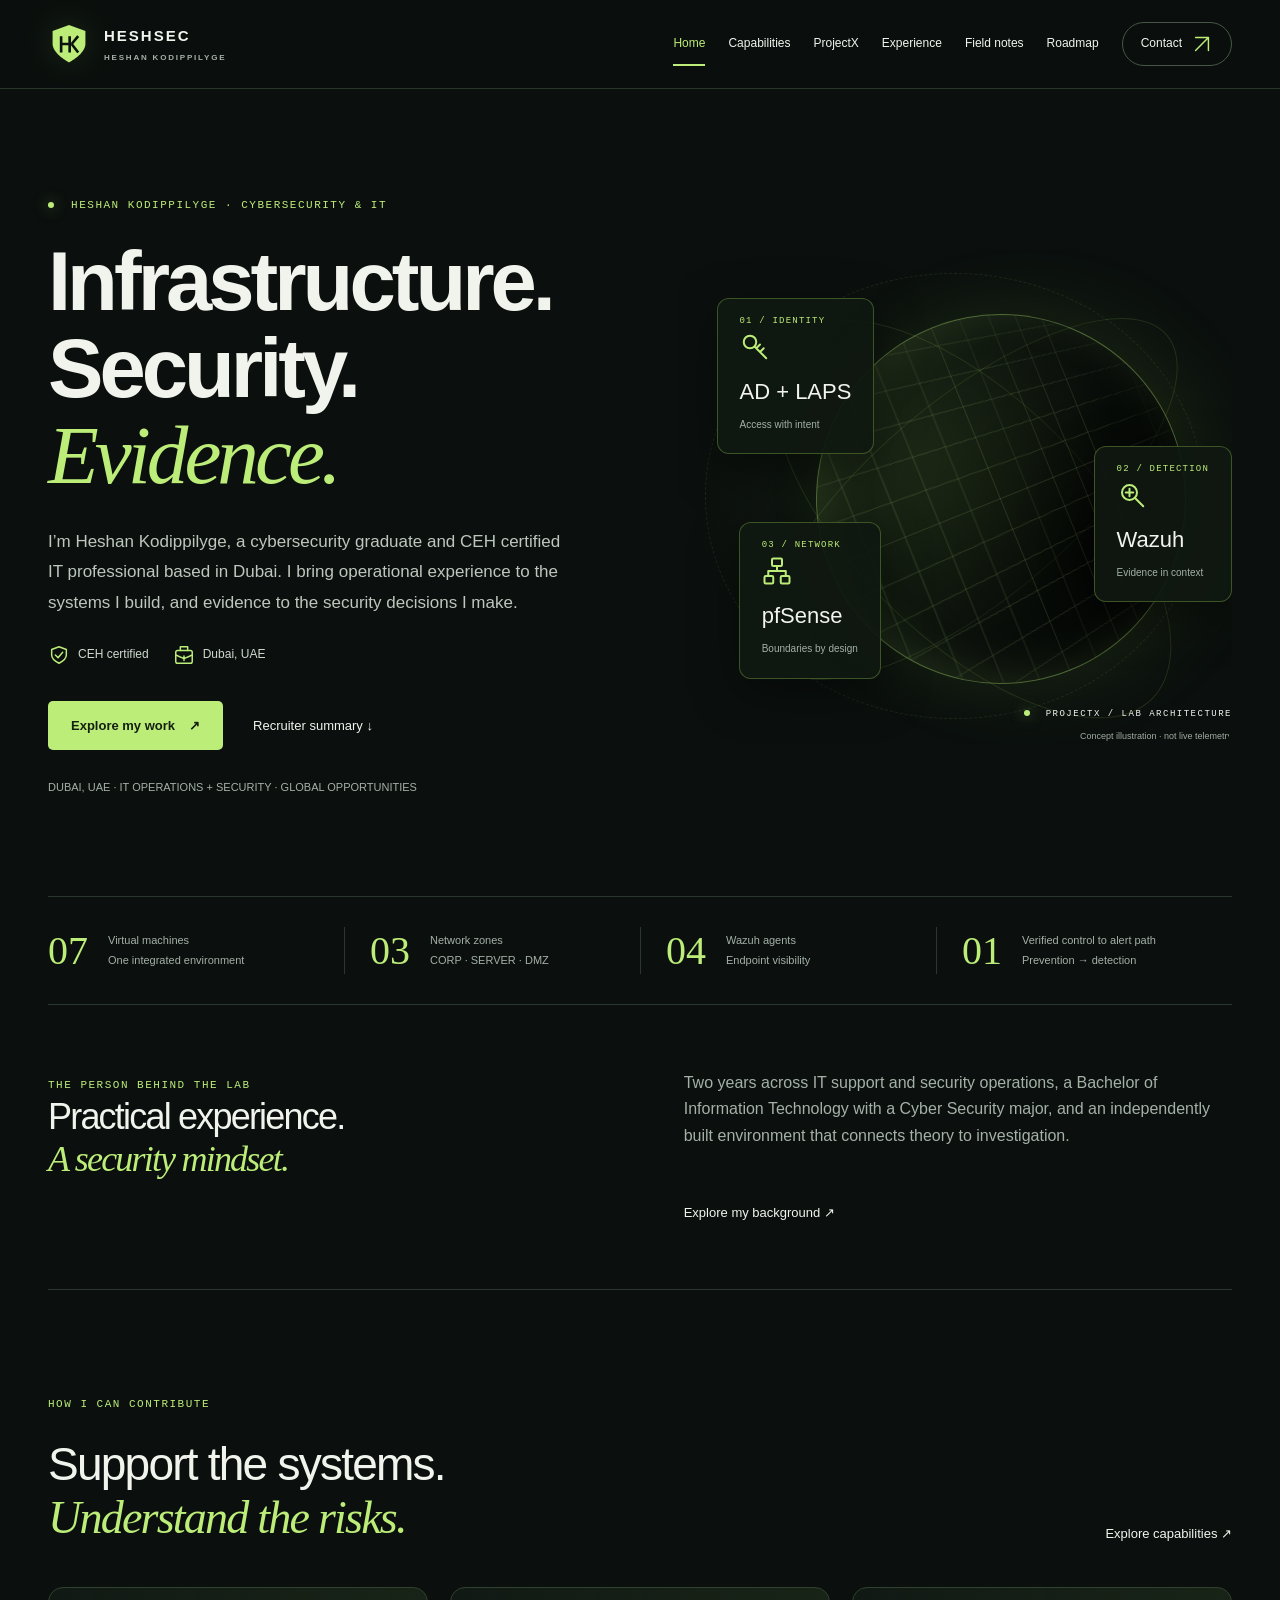
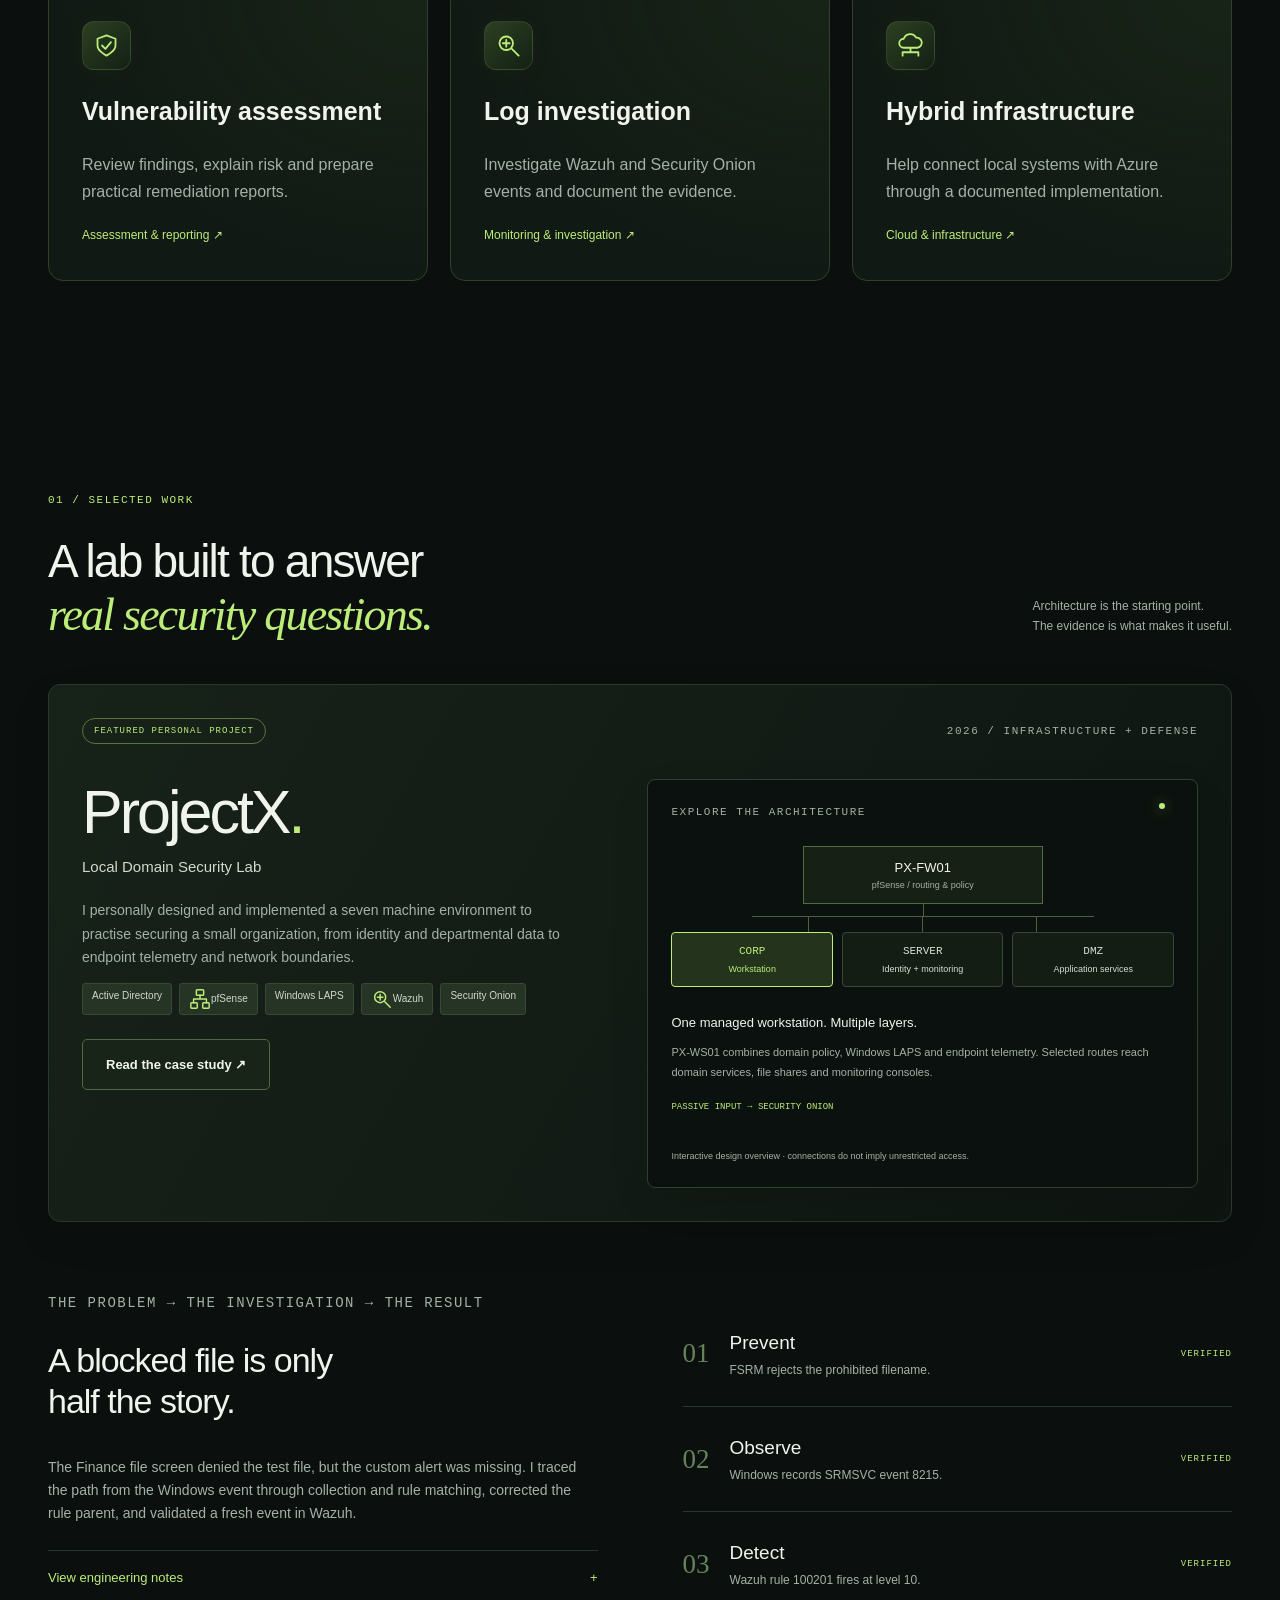
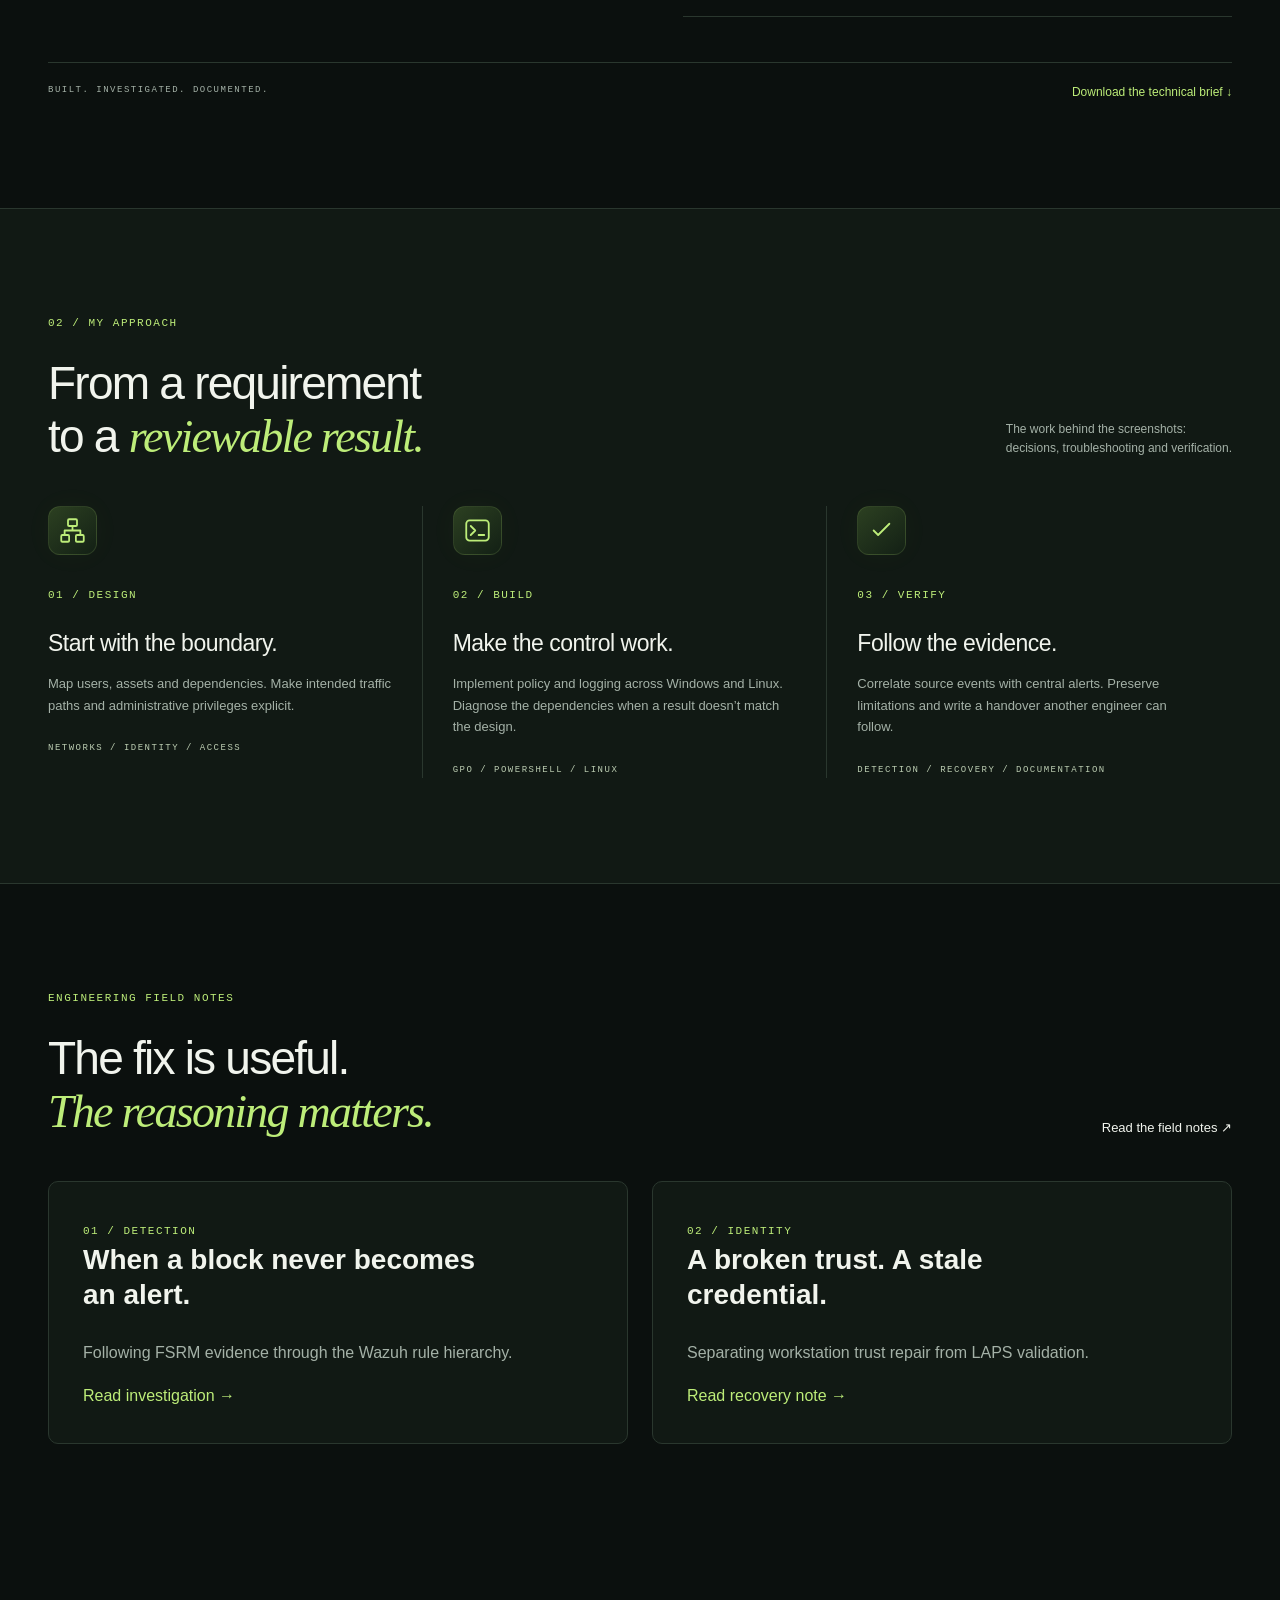
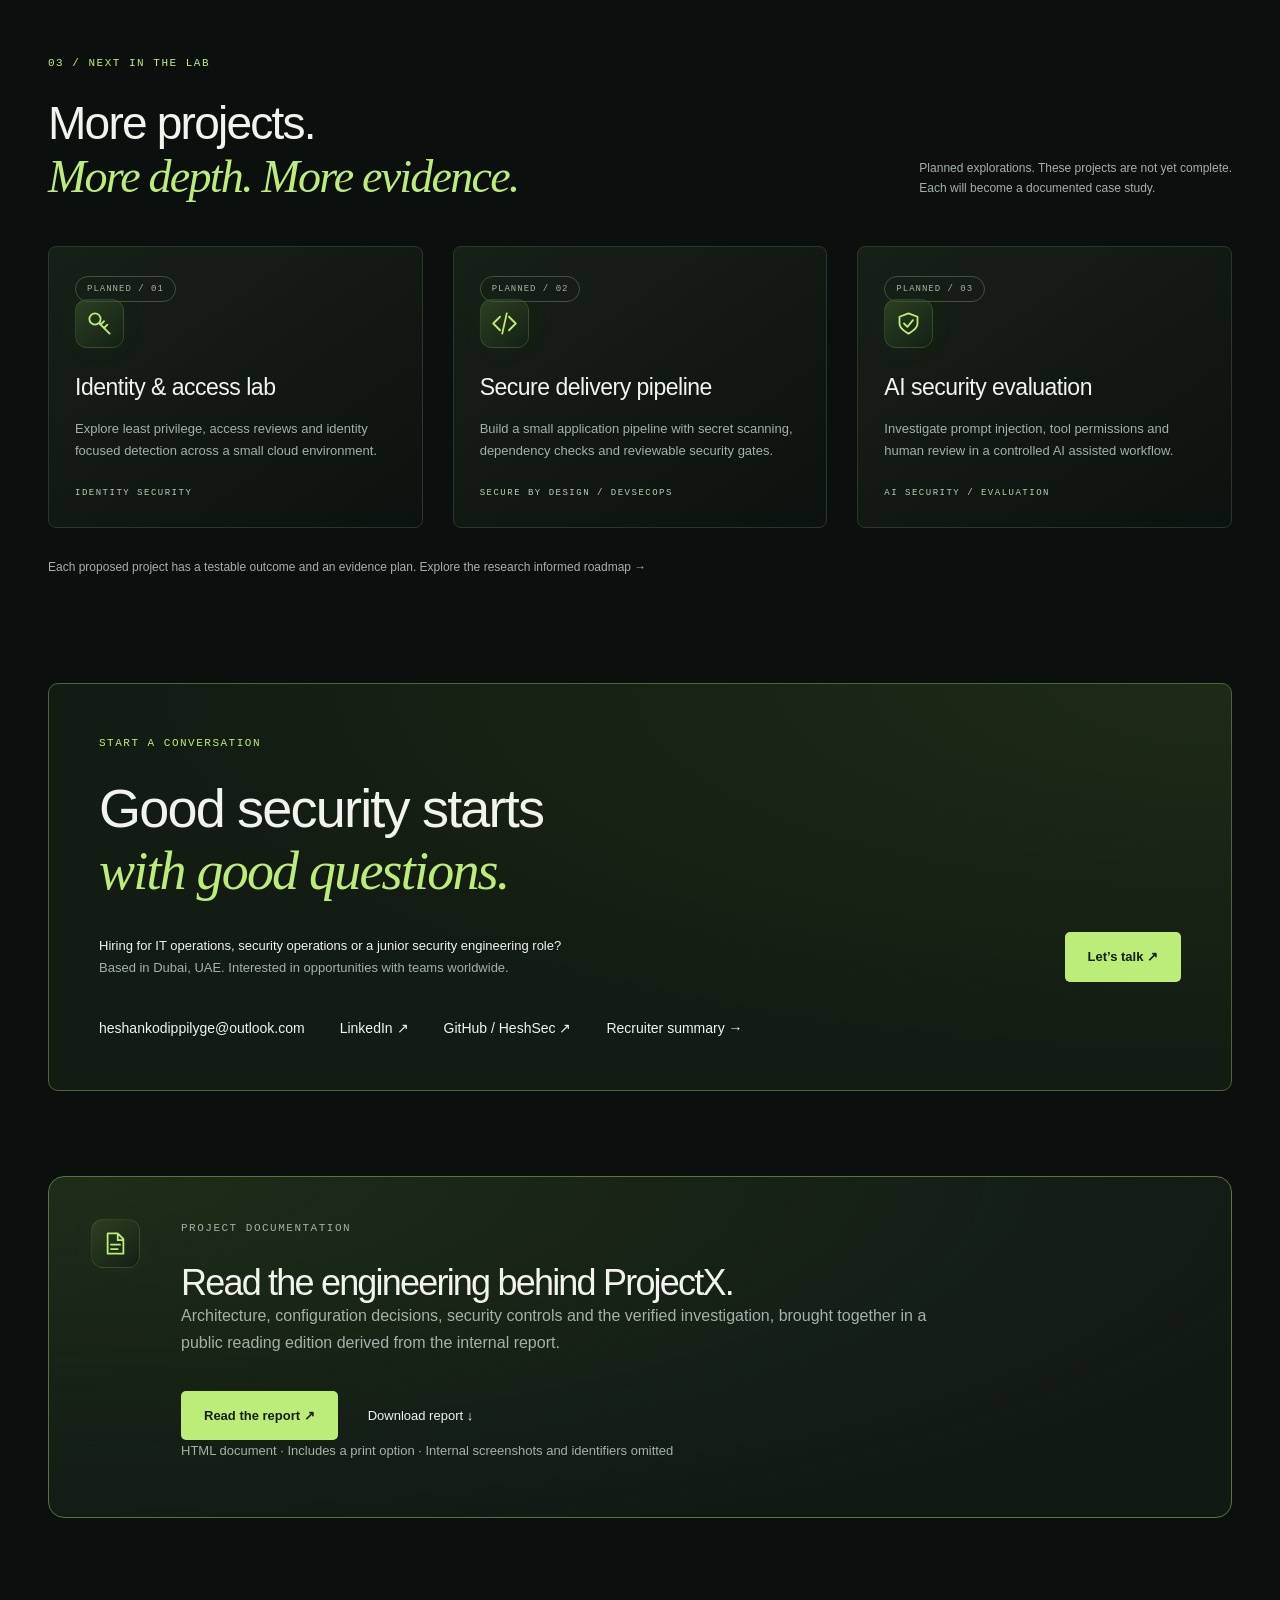
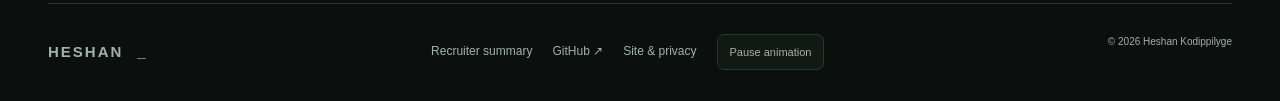
<file: index.html>
<!doctype html>
<html lang="en"><head><meta charset="utf-8"><meta name="viewport" content="width=device-width, initial-scale=1"><meta name="theme-color" content="#0b100e"><meta name="description" content="Heshan's cybersecurity engineering portfolio. Explore ProjectX: a personally built seven-VM lab with identity controls, network segmentation and verified FSRM-to-Wazuh detection."><meta property="og:title" content="Heshan — Security, built and tested."><meta property="og:description" content="Independent security engineering. Explore the design, investigation and evidence behind ProjectX."><meta property="og:type" content="website"><title>Heshan.  Cybersecurity Engineering</title><link rel="icon" href="assets/favicon.svg" type="image/svg+xml"><link rel="stylesheet" href="styles.css"><script src="app.js" defer></script></head>
<body><a class="skip" href="#main">Skip to content</a>
<header class="site-header"><div class="nav wrap"><a class="brand" href="index.html" aria-label="Heshan home"><img src="assets/heshsec.svg" width="42" height="42" alt=""><span>HESHSEC<small>HESHAN KODIPPILYGE</small></span></a><button class="menu" aria-expanded="false" aria-controls="navigation" aria-label="Toggle navigation">Menu ☰</button><nav id="navigation" aria-label="Main navigation"><a href="index.html">Home</a><a href="capabilities.html">Capabilities</a><a href="projectx.html">ProjectX</a><a href="about.html">Experience</a><a href="notes.html">Field notes</a><a href="outlook.html">Roadmap</a><a class="nav-cta" href="index.html#connect">Contact <img class="icon" src="assets/icon-arrow.svg" width="24" height="24" alt=""></a></nav></div></header>
<main id="main"><section class="hero wrap"><div class="hero-copy"><p class="eyebrow"><span class="dot"></span> HESHAN KODIPPILYGE · CYBERSECURITY &amp; IT</p><h1>Infrastructure.<br>Security.<br><em>Evidence.</em></h1><p class="intro">I’m Heshan Kodippilyge, a cybersecurity graduate and CEH certified IT professional based in Dubai. I bring operational experience to the systems I build, and evidence to the security decisions I make.</p><div class="hero-credentials"><span><img class="icon" src="assets/icon-shield.svg" width="24" height="24" alt=""> CEH certified</span><span><img class="icon" src="assets/icon-briefcase.svg" width="24" height="24" alt=""> Dubai, UAE</span></div><div class="actions"><a class="button primary" href="#work">Explore my work <span>↗</span></a><a class="text-link" href="resume.html">Recruiter summary <span>↓</span></a></div><p class="hero-note">DUBAI, UAE · IT OPERATIONS + SECURITY · GLOBAL OPPORTUNITIES</p></div>
<div class="hero-art" aria-label="Illustrative network graphic representing identity, networks and detection"><div class="orbit orbit-one"></div><div class="orbit orbit-two"></div><div class="planet"><div class="planet-grid"></div></div><div class="art-node identity"><span>01 / IDENTITY</span><strong><img class="icon" src="assets/icon-key.svg" width="24" height="24" alt="">AD + LAPS</strong><small>Access with intent</small></div><div class="art-node detection"><span>02 / DETECTION</span><strong><img class="icon" src="assets/icon-search.svg" width="24" height="24" alt="">Wazuh</strong><small>Evidence in context</small></div><div class="art-node network"><span>03 / NETWORK</span><strong><img class="icon" src="assets/icon-network.svg" width="24" height="24" alt="">pfSense</strong><small>Boundaries by design</small></div><div class="art-label"><span class="dot"></span> PROJECTX / LAB ARCHITECTURE</div><span class="art-caption">Concept illustration · not live telemetry</span></div></section>
<div class="metrics wrap" aria-label="ProjectX scope"><div><strong>07</strong><span>Virtual machines<br>One integrated environment</span></div><div><strong>03</strong><span>Network zones<br>CORP · SERVER · DMZ</span></div><div><strong>04</strong><span>Wazuh agents<br>Endpoint visibility</span></div><div><strong>01</strong><span>Verified control to alert path<br>Prevention → detection</span></div></div>
<section class="profile-strip wrap" aria-label="Professional profile"><div><span class="eyebrow">THE PERSON BEHIND THE LAB</span><h2>Practical experience.<br><em>A security mindset.</em></h2></div><p>Two years across IT support and security operations, a Bachelor of Information Technology with a Cyber Security major, and an independently built environment that connects theory to investigation.</p><a class="text-link" href="about.html">Explore my background ↗</a></section><section class="wrap section capabilities-showcase"><div class="section-heading"><div><p class="eyebrow">HOW I CAN CONTRIBUTE</p><h2>Support the systems.<br><em>Understand the risks.</em></h2></div><a class="text-link" href="capabilities.html">Explore capabilities ↗</a></div><div class="service-grid"><a href="capabilities.html#assessment"><img class="feature-icon" src="assets/icon-shield.svg" width="24" height="24" alt=""><h3>Vulnerability assessment</h3><p>Review findings, explain risk and prepare practical remediation reports.</p><span>Assessment &amp; reporting ↗</span></a><a href="capabilities.html#investigation"><img class="feature-icon" src="assets/icon-search.svg" width="24" height="24" alt=""><h3>Log investigation</h3><p>Investigate Wazuh and Security Onion events and document the evidence.</p><span>Monitoring &amp; investigation ↗</span></a><a href="capabilities.html#hybrid"><img class="feature-icon" src="assets/icon-cloud.svg" width="24" height="24" alt=""><h3>Hybrid infrastructure</h3><p>Help connect local systems with Azure through a documented implementation.</p><span>Cloud &amp; infrastructure ↗</span></a></div></section><section id="work" class="section wrap"><div class="section-heading"><div><p class="eyebrow">01 / SELECTED WORK</p><h2>A lab built to answer<br><em>real security questions.</em></h2></div><p class="aside">Architecture is the starting point.<br>The evidence is what makes it useful.</p></div>
<article class="project"><div class="project-top"><span class="pill">FEATURED PERSONAL PROJECT</span><span class="mono muted">2026 / INFRASTRUCTURE + DEFENSE</span></div><div class="project-layout"><div class="project-copy"><h3>ProjectX<span class="lime">.</span></h3><p class="project-sub">Local Domain Security Lab</p><p>I personally designed and implemented a seven machine environment to practise securing a small organization, from identity and departmental data to endpoint telemetry and network boundaries.</p><div class="tags"><span>Active Directory</span><span><img class="icon" src="assets/icon-network.svg" width="24" height="24" alt="">pfSense</span><span>Windows LAPS</span><span><img class="icon" src="assets/icon-search.svg" width="24" height="24" alt="">Wazuh</span><span>Security Onion</span></div><a class="button secondary" href="projectx.html">Read the case study ↗</a></div><div class="topology"><div class="topology-header"><span class="mono">EXPLORE THE ARCHITECTURE</span><span class="mini-dot"></span></div><div class="gateway">PX-FW01 <small>pfSense / routing &amp; policy</small></div><div class="branches"><i></i><i></i><i></i></div><div class="zones" role="tablist" aria-label="ProjectX network zones"><button id="tab-corp" role="tab" aria-selected="true" aria-controls="zone-detail" data-zone="corp">CORP<small>Workstation</small></button><button id="tab-server" role="tab" aria-selected="false" aria-controls="zone-detail" tabindex="-1" data-zone="server">SERVER<small>Identity + monitoring</small></button><button id="tab-dmz" role="tab" aria-selected="false" aria-controls="zone-detail" tabindex="-1" data-zone="dmz">DMZ<small>Application services</small></button></div><div id="zone-detail" role="tabpanel" aria-labelledby="tab-corp" tabindex="0"><strong>One managed workstation. Multiple layers.</strong><p>PX-WS01 combines domain policy, Windows LAPS and endpoint telemetry. Selected routes reach domain services, file shares and monitoring consoles.</p><span>PASSIVE INPUT → SECURITY ONION</span></div><p class="topology-note">Interactive design overview · connections do not imply unrestricted access.</p></div></div></article>
<div id="case-study" class="case-study"><div><p class="eyebrow">THE PROBLEM → THE INVESTIGATION → THE RESULT</p><h3>A blocked file is only<br>half the story.</h3><p>The Finance file screen denied the test file, but the custom alert was missing. I traced the path from the Windows event through collection and rule matching, corrected the rule parent, and validated a fresh event in Wazuh.</p><details><summary>View engineering notes <span>+</span></summary><p>The controlled file contained harmless text with a prohibited executable extension. Windows emitted SRMSVC event 8215. Linking custom rule 100201 to warning parent 60601 resolved the rule hierarchy issue. Event record 1312 was correlated with the level 10 manager and dashboard alert.</p><p>FSRM performed the preventive block. Wazuh provided central detection and alerting. This test does not establish automatic Wazuh remediation or validate the other five custom detections.</p></details></div><ol class="evidence-chain"><li><span>01</span><div><strong>Prevent</strong><p>FSRM rejects the prohibited filename.</p></div><b>VERIFIED</b></li><li><span>02</span><div><strong>Observe</strong><p>Windows records SRMSVC event 8215.</p></div><b>VERIFIED</b></li><li><span>03</span><div><strong>Detect</strong><p>Wazuh rule 100201 fires at level 10.</p></div><b>VERIFIED</b></li></ol></div>
<div class="evidence-footer"><span class="mono">BUILT. INVESTIGATED. DOCUMENTED.</span><a href="assets/projectx-case-study.md" download>Download the technical brief ↓</a></div></section>
<section id="approach" class="approach section"><div class="wrap"><div class="section-heading"><div><p class="eyebrow">02 / MY APPROACH</p><h2>From a requirement<br>to a <em>reviewable result.</em></h2></div><p class="aside">The work behind the screenshots:<br>decisions, troubleshooting and verification.</p></div><div class="capabilities"><article><img class="feature-icon" src="assets/icon-network.svg" width="24" height="24" alt=""><span class="step">01 / DESIGN</span><h3>Start with the boundary.</h3><p>Map users, assets and dependencies. Make intended traffic paths and administrative privileges explicit.</p><span class="skill-line">NETWORKS / IDENTITY / ACCESS</span></article><article><img class="feature-icon" src="assets/icon-terminal.svg" width="24" height="24" alt=""><span class="step">02 / BUILD</span><h3>Make the control work.</h3><p>Implement policy and logging across Windows and Linux. Diagnose the dependencies when a result doesn’t match the design.</p><span class="skill-line">GPO / POWERSHELL / LINUX</span></article><article><img class="feature-icon" src="assets/icon-check.svg" width="24" height="24" alt=""><span class="step">03 / VERIFY</span><h3>Follow the evidence.</h3><p>Correlate source events with central alerts. Preserve limitations and write a handover another engineer can follow.</p><span class="skill-line">DETECTION / RECOVERY / DOCUMENTATION</span></article></div></div></section>
<section class="wrap section"><div class="section-heading"><div><p class="eyebrow">ENGINEERING FIELD NOTES</p><h2>The fix is useful.<br><em>The reasoning matters.</em></h2></div><a class="text-link" href="notes.html">Read the field notes ↗</a></div><div class="notes-grid"><a class="note-card" href="notes.html#detection"><span class="eyebrow">01 / DETECTION</span><h3>When a block never becomes an alert.</h3><p>Following FSRM evidence through the Wazuh rule hierarchy.</p><span class="lime">Read investigation →</span></a><a class="note-card" href="notes.html#trust"><span class="eyebrow">02 / IDENTITY</span><h3>A broken trust. A stale credential.</h3><p>Separating workstation trust repair from LAPS validation.</p><span class="lime">Read recovery note →</span></a></div></section><section id="next" class="section wrap"><div class="section-heading"><div><p class="eyebrow">03 / NEXT IN THE LAB</p><h2>More projects.<br><em>More depth. More evidence.</em></h2></div><p class="aside">Planned explorations. These projects are not yet complete.<br>Each will become a documented case study.</p></div><div class="roadmap"><article><span class="pill subdued">PLANNED / 01</span><img class="feature-icon" src="assets/icon-key.svg" width="24" height="24" alt=""><h3>Identity &amp; access lab</h3><p>Explore least privilege, access reviews and identity focused detection across a small cloud environment.</p><span class="skill-line">IDENTITY SECURITY</span></article><article><span class="pill subdued">PLANNED / 02</span><img class="feature-icon" src="assets/icon-code.svg" width="24" height="24" alt=""><h3>Secure delivery pipeline</h3><p>Build a small application pipeline with secret scanning, dependency checks and reviewable security gates.</p><span class="skill-line">SECURE BY DESIGN / DEVSECOPS</span></article><article><span class="pill subdued">PLANNED / 03</span><img class="feature-icon" src="assets/icon-shield.svg" width="24" height="24" alt=""><h3>AI security evaluation</h3><p>Investigate prompt injection, tool permissions and human review in a controlled AI assisted workflow.</p><span class="skill-line">AI SECURITY / EVALUATION</span></article></div><p class="roadmap-note">Each proposed project has a testable outcome and an evidence plan. <a href="outlook.html">Explore the research informed roadmap →</a></p></section>
<section id="connect" class="connect wrap"><p class="eyebrow">START A CONVERSATION</p><h2>Good security starts<br><em>with good questions.</em></h2><div class="connect-bottom"><p>Hiring for IT operations, security operations or a junior security engineering role?<br><span class="muted">Based in Dubai, UAE. Interested in opportunities with teams worldwide.</span></p><a class="button primary" href="mailto:heshankodippilyge@outlook.com">Let’s talk ↗</a></div><div class="contact-links"><a href="mailto:heshankodippilyge@outlook.com">heshankodippilyge@outlook.com</a><a href="https://www.linkedin.com/in/heshan-kodippilyge" target="_blank" rel="noopener noreferrer">LinkedIn ↗</a><a href="https://github.com/HeshSec" target="_blank" rel="noopener noreferrer">GitHub / HeshSec ↗</a><a href="resume.html">Recruiter summary →</a></div></section><section class="wrap report-download"><img class="feature-icon" src="assets/icon-file.svg" width="24" height="24" alt=""><div><p class="eyebrow">PROJECT DOCUMENTATION</p><h2>Read the engineering behind ProjectX.</h2><p>Architecture, configuration decisions, security controls and the verified investigation, brought together in a public reading edition derived from the internal report.</p><div class="actions"><a class="button primary" href="report.html">Read the report ↗</a><a class="text-link" href="projectx-public-report.html" download>Download report ↓</a></div><p class="small">HTML document · Includes a print option · Internal screenshots and identifiers omitted</p></div></section></main><footer class="wrap"><a class="brand" href="index.html">HESHAN<span class="lime">_</span></a><div class="footer-links"><a href="resume.html">Recruiter summary</a><a href="https://github.com/HeshSec">GitHub ↗</a><a href="privacy.html">Site &amp; privacy</a></div><span>© 2026 Heshan Kodippilyge</span></footer></body></html>
</file>
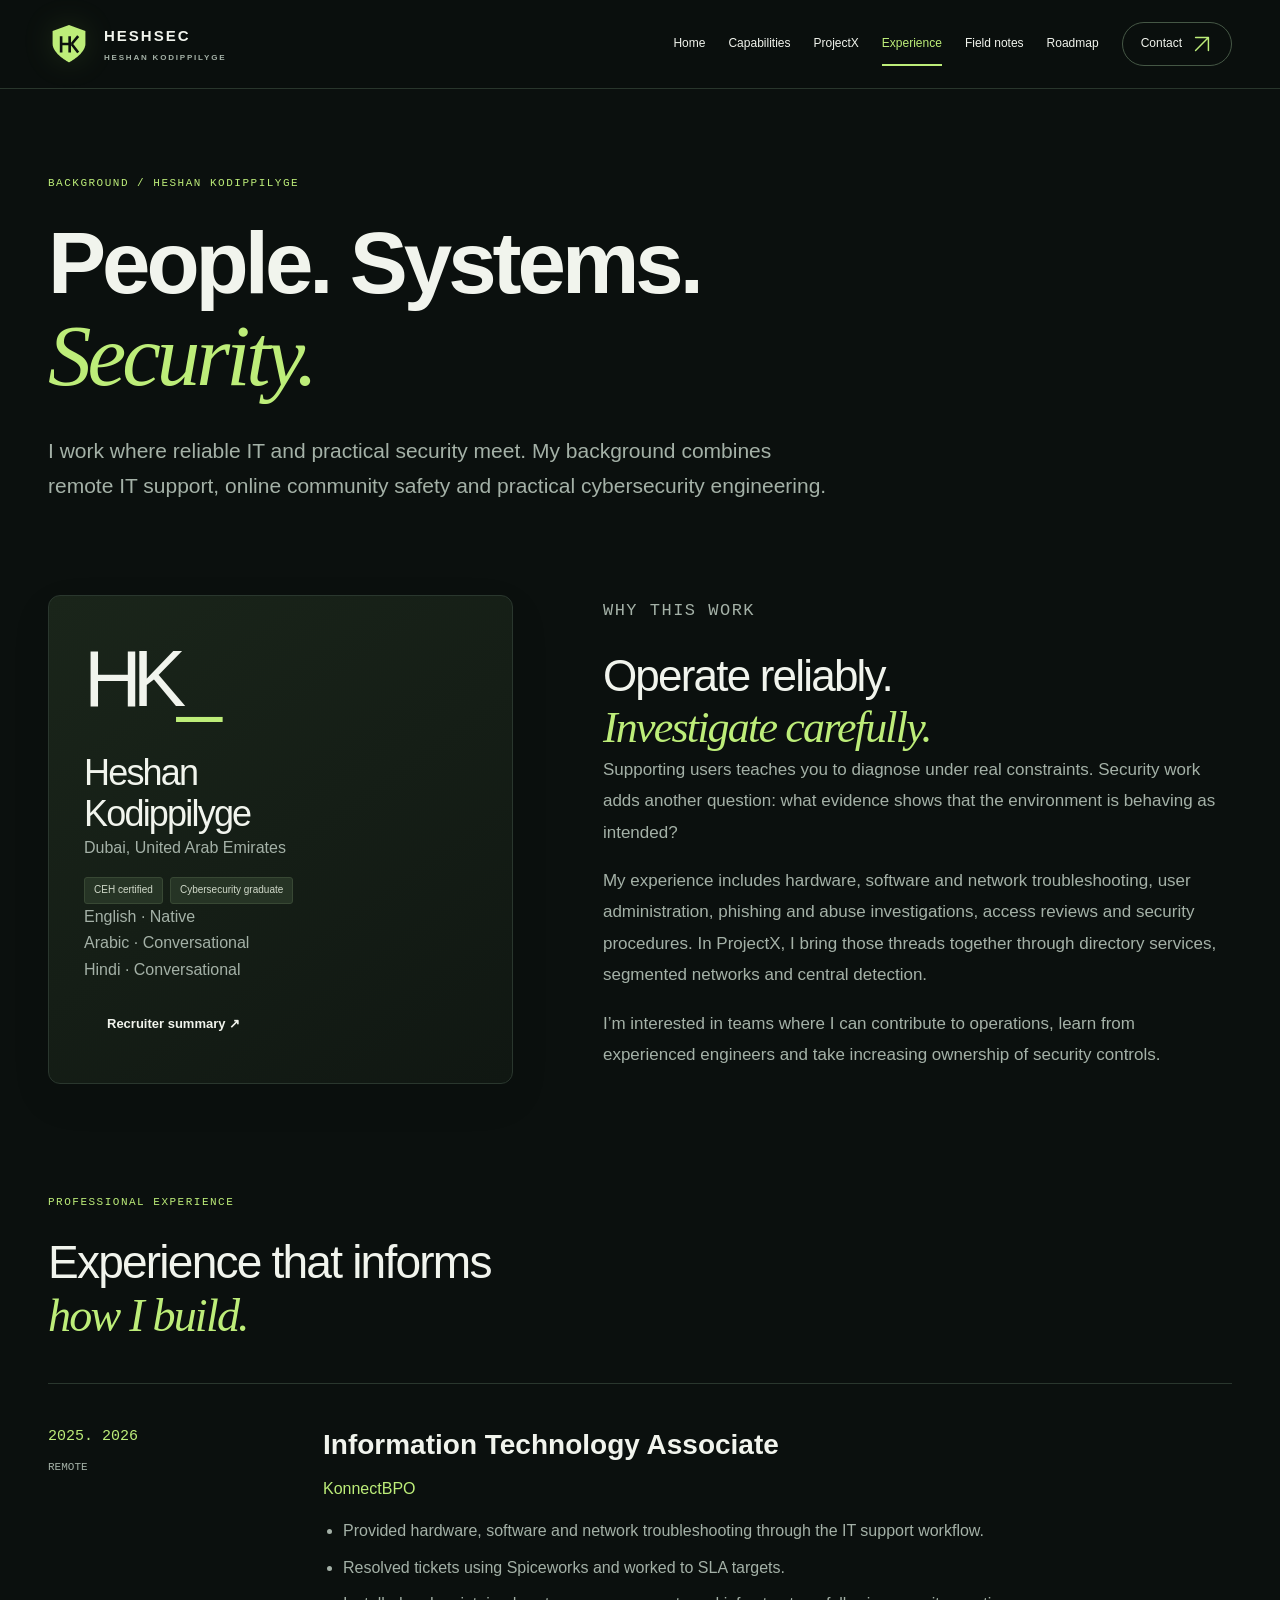
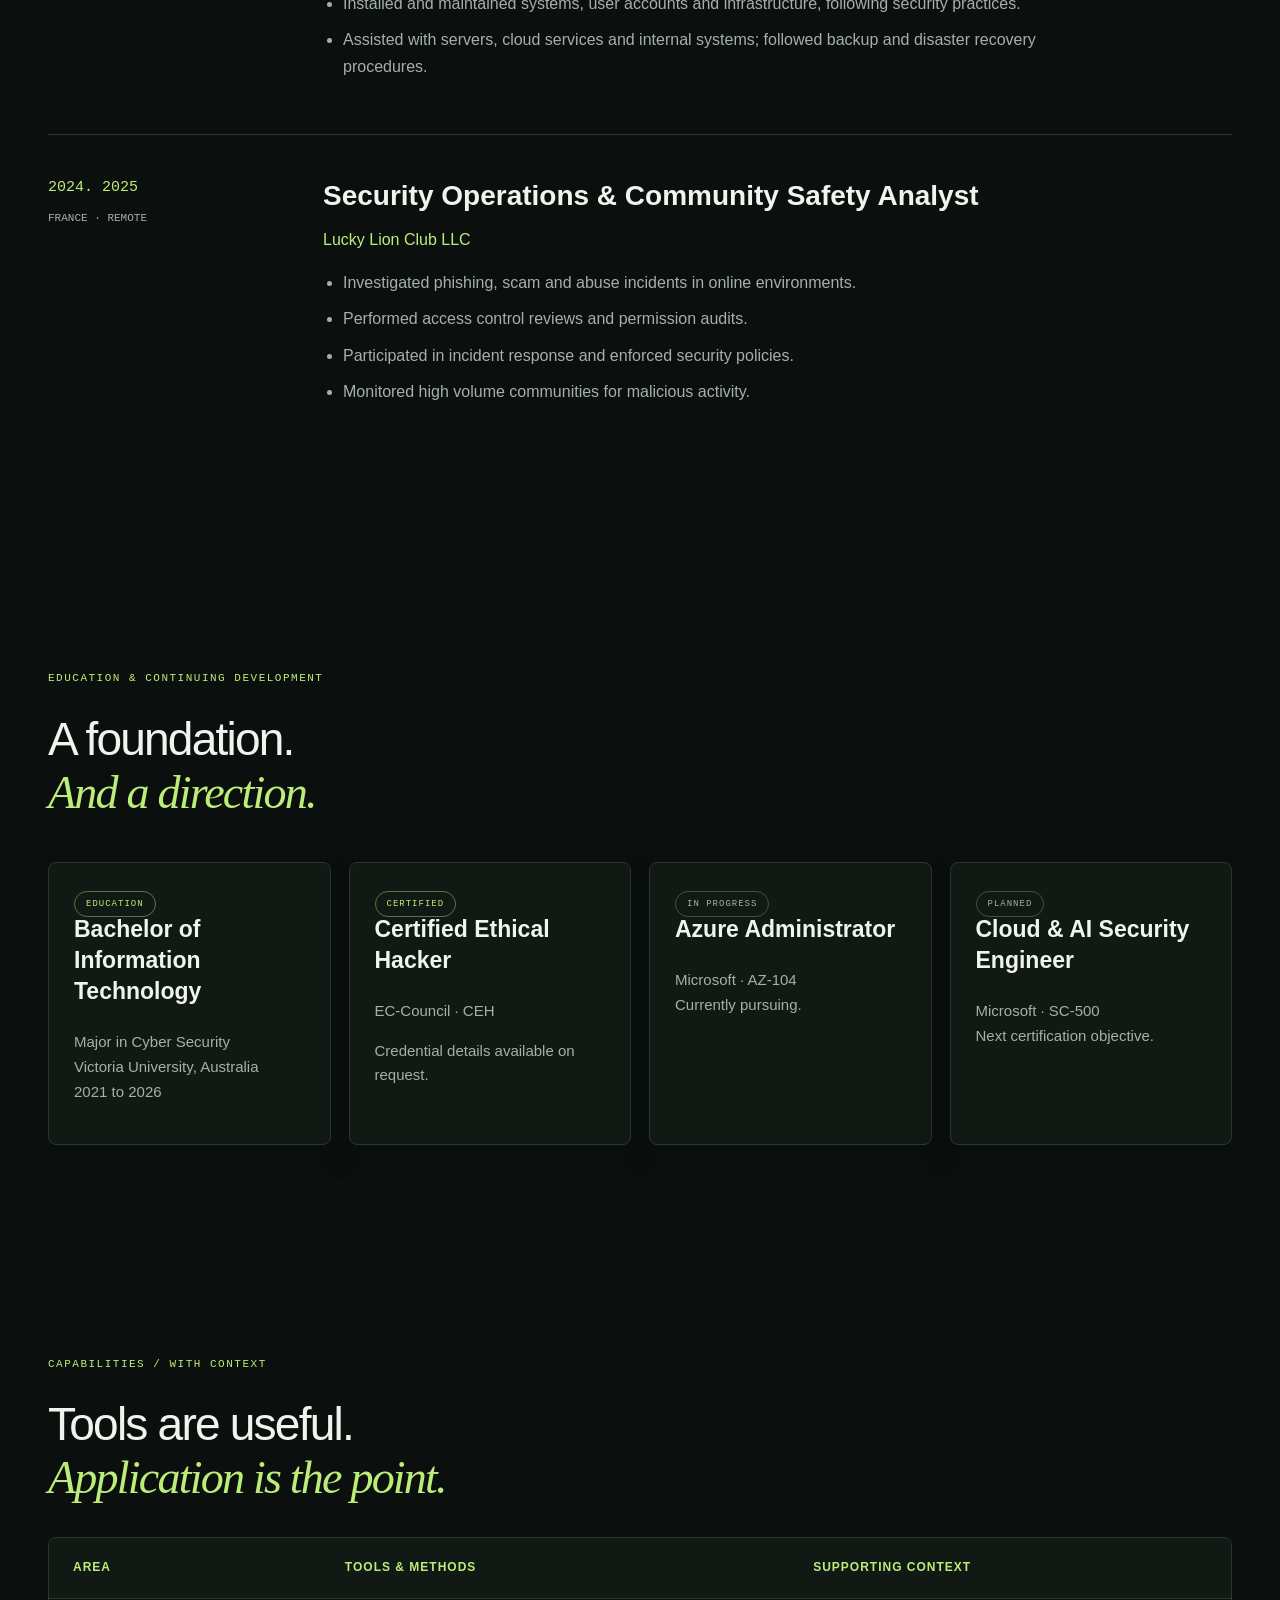
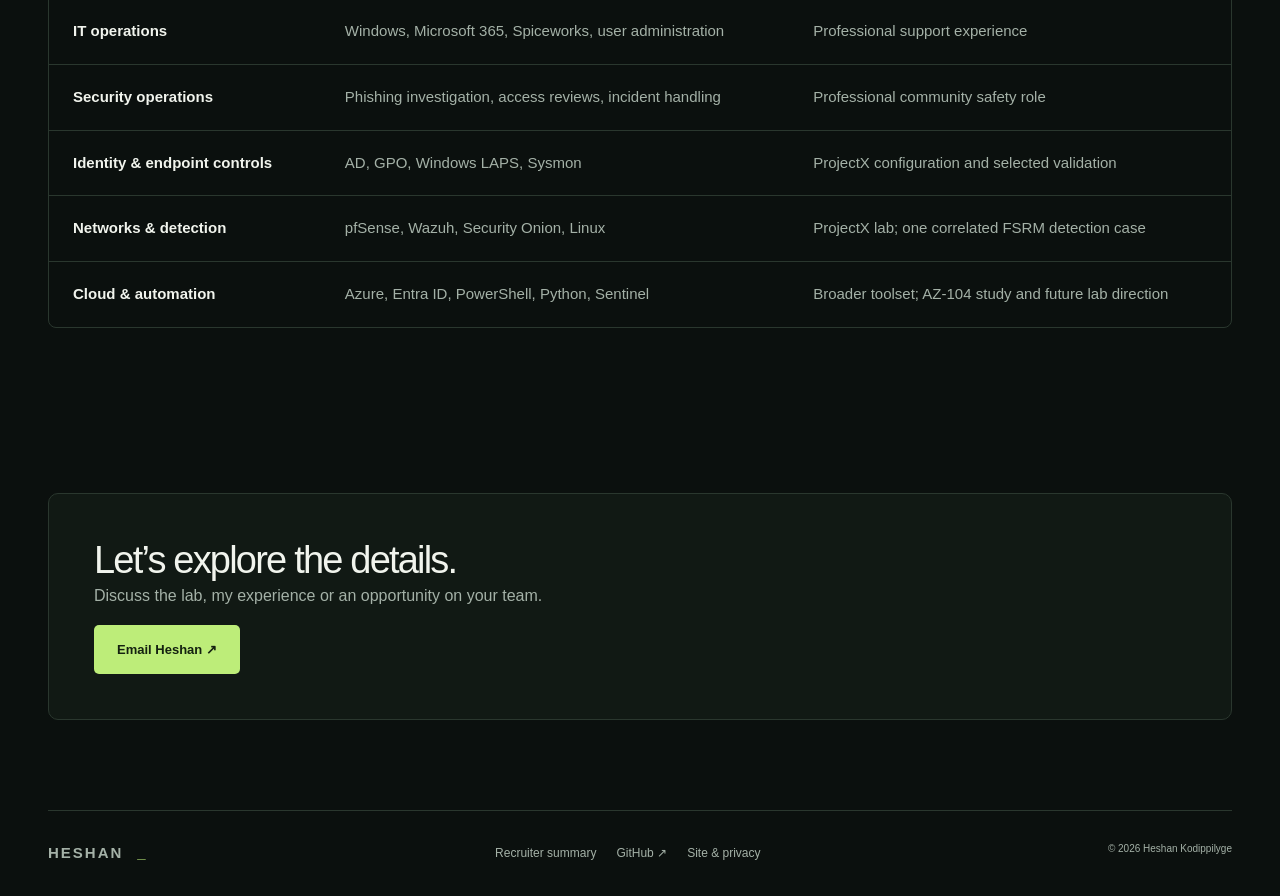
<file: about.html>
<!doctype html>
<html lang="en"><head><meta charset="utf-8"><meta name="viewport" content="width=device-width,initial-scale=1"><meta name="theme-color" content="#0b100e"><meta name="description" content="Heshan’s IT and security experience, education, CEH certification and continuing development."><meta property="og:title" content="Experience &amp; background — Heshan"><meta property="og:description" content="Heshan’s IT and security experience, education, CEH certification and continuing development."><meta property="og:type" content="website"><title>Experience &amp; background.  Heshan Kodippilyge</title><link rel="icon" href="assets/favicon.svg" type="image/svg+xml"><link rel="stylesheet" href="styles.css"><script src="app.js" defer></script></head><body><a class="skip" href="#main">Skip to content</a><header class="site-header"><div class="nav wrap"><a class="brand" href="index.html" aria-label="Heshan home"><img src="assets/heshsec.svg" width="42" height="42" alt=""><span>HESHSEC<small>HESHAN KODIPPILYGE</small></span></a><button class="menu" aria-expanded="false" aria-controls="navigation" aria-label="Toggle navigation">Menu ☰</button><nav id="navigation" aria-label="Main navigation"><a href="index.html">Home</a><a href="capabilities.html">Capabilities</a><a href="projectx.html">ProjectX</a><a href="about.html">Experience</a><a href="notes.html">Field notes</a><a href="outlook.html">Roadmap</a><a class="nav-cta" href="index.html#connect">Contact <img class="icon" src="assets/icon-arrow.svg" width="24" height="24" alt=""></a></nav></div></header><main id="main"><section class="page-hero wrap"><p class="eyebrow">BACKGROUND / HESHAN KODIPPILYGE</p><h1>People. Systems.<br><em>Security.</em></h1><p class="lead">I work where reliable IT and practical security meet. My background combines remote IT support, online community safety and practical cybersecurity engineering.</p></section>
<section class="wrap detail-grid"><aside class="profile-card"><div class="monogram" aria-hidden="true">HK<span>_</span></div><h2>Heshan<br>Kodippilyge</h2><p>Dubai, United Arab Emirates</p><div class="tags"><span>CEH certified</span><span>Cybersecurity graduate</span></div><p>English · Native<br>Arabic · Conversational<br>Hindi · Conversational</p><a class="button outline" href="resume.html">Recruiter summary ↗</a></aside><div class="prose"><p class="eyebrow">WHY THIS WORK</p><h2>Operate reliably.<br><em>Investigate carefully.</em></h2><p>Supporting users teaches you to diagnose under real constraints. Security work adds another question: what evidence shows that the environment is behaving as intended?</p><p>My experience includes hardware, software and network troubleshooting, user administration, phishing and abuse investigations, access reviews and security procedures. In ProjectX, I bring those threads together through directory services, segmented networks and central detection.</p><p>I’m interested in teams where I can contribute to operations, learn from experienced engineers and take increasing ownership of security controls.</p></div></section>
<section class="wrap section"><p class="eyebrow">PROFESSIONAL EXPERIENCE</p><h2>Experience that informs<br><em>how I build.</em></h2><div class="timeline"><article><div class="time">2025.  2026<br><span>REMOTE</span></div><div><h3>Information Technology Associate</h3><p class="employer">KonnectBPO</p><ul><li>Provided hardware, software and network troubleshooting through the IT support workflow.</li><li>Resolved tickets using Spiceworks and worked to SLA targets.</li><li>Installed and maintained systems, user accounts and infrastructure, following security practices.</li><li>Assisted with servers, cloud services and internal systems; followed backup and disaster recovery procedures.</li></ul></div></article><article><div class="time">2024.  2025<br><span>FRANCE · REMOTE</span></div><div><h3>Security Operations &amp; Community Safety Analyst</h3><p class="employer">Lucky Lion Club LLC</p><ul><li>Investigated phishing, scam and abuse incidents in online environments.</li><li>Performed access control reviews and permission audits.</li><li>Participated in incident response and enforced security policies.</li><li>Monitored high volume communities for malicious activity.</li></ul></div></article></div></section>
<section class="wrap section"><div class="section-heading"><div><p class="eyebrow">EDUCATION &amp; CONTINUING DEVELOPMENT</p><h2>A foundation.<br><em>And a direction.</em></h2></div></div><div class="credential-grid"><article><span class="pill">EDUCATION</span><h3>Bachelor of Information Technology</h3><p>Major in Cyber Security<br>Victoria University, Australia<br>2021 to 2026</p></article><article><span class="pill">CERTIFIED</span><h3>Certified Ethical Hacker</h3><p>EC-Council · CEH</p><p class="small">Credential details available on request.</p></article><article><span class="pill subdued">IN PROGRESS</span><h3>Azure Administrator</h3><p>Microsoft · AZ-104<br>Currently pursuing.</p></article><article><span class="pill subdued">PLANNED</span><h3>Cloud &amp; AI Security Engineer</h3><p>Microsoft · SC-500<br>Next certification objective.</p></article></div></section>
<section class="wrap section"><p class="eyebrow">CAPABILITIES / WITH CONTEXT</p><h2>Tools are useful.<br><em>Application is the point.</em></h2><div class="table-scroll" tabindex="0" role="region" aria-label="Skills and supporting context"><table><thead><tr><th>Area</th><th>Tools &amp; methods</th><th>Supporting context</th></tr></thead><tbody><tr><td>IT operations</td><td>Windows, Microsoft 365, Spiceworks, user administration</td><td>Professional support experience</td></tr><tr><td>Security operations</td><td>Phishing investigation, access reviews, incident handling</td><td>Professional community safety role</td></tr><tr><td>Identity &amp; endpoint controls</td><td>AD, GPO, Windows LAPS, Sysmon</td><td>ProjectX configuration and selected validation</td></tr><tr><td>Networks &amp; detection</td><td>pfSense, Wazuh, Security Onion, Linux</td><td>ProjectX lab; one correlated FSRM detection case</td></tr><tr><td>Cloud &amp; automation</td><td>Azure, Entra ID, PowerShell, Python, Sentinel</td><td>Broader toolset; AZ-104 study and future lab direction</td></tr></tbody></table></div></section><aside class="end-cta wrap"><h2>Let’s explore the details.</h2><p>Discuss the lab, my experience or an opportunity on your team.</p><a class="button primary" href="mailto:heshankodippilyge@outlook.com">Email Heshan ↗</a></aside></main><footer class="wrap"><a class="brand" href="index.html">HESHAN<span class="lime">_</span></a><div class="footer-links"><a href="resume.html">Recruiter summary</a><a href="https://github.com/HeshSec">GitHub ↗</a><a href="privacy.html">Site &amp; privacy</a></div><span>© 2026 Heshan Kodippilyge</span></footer></body></html>
</file>
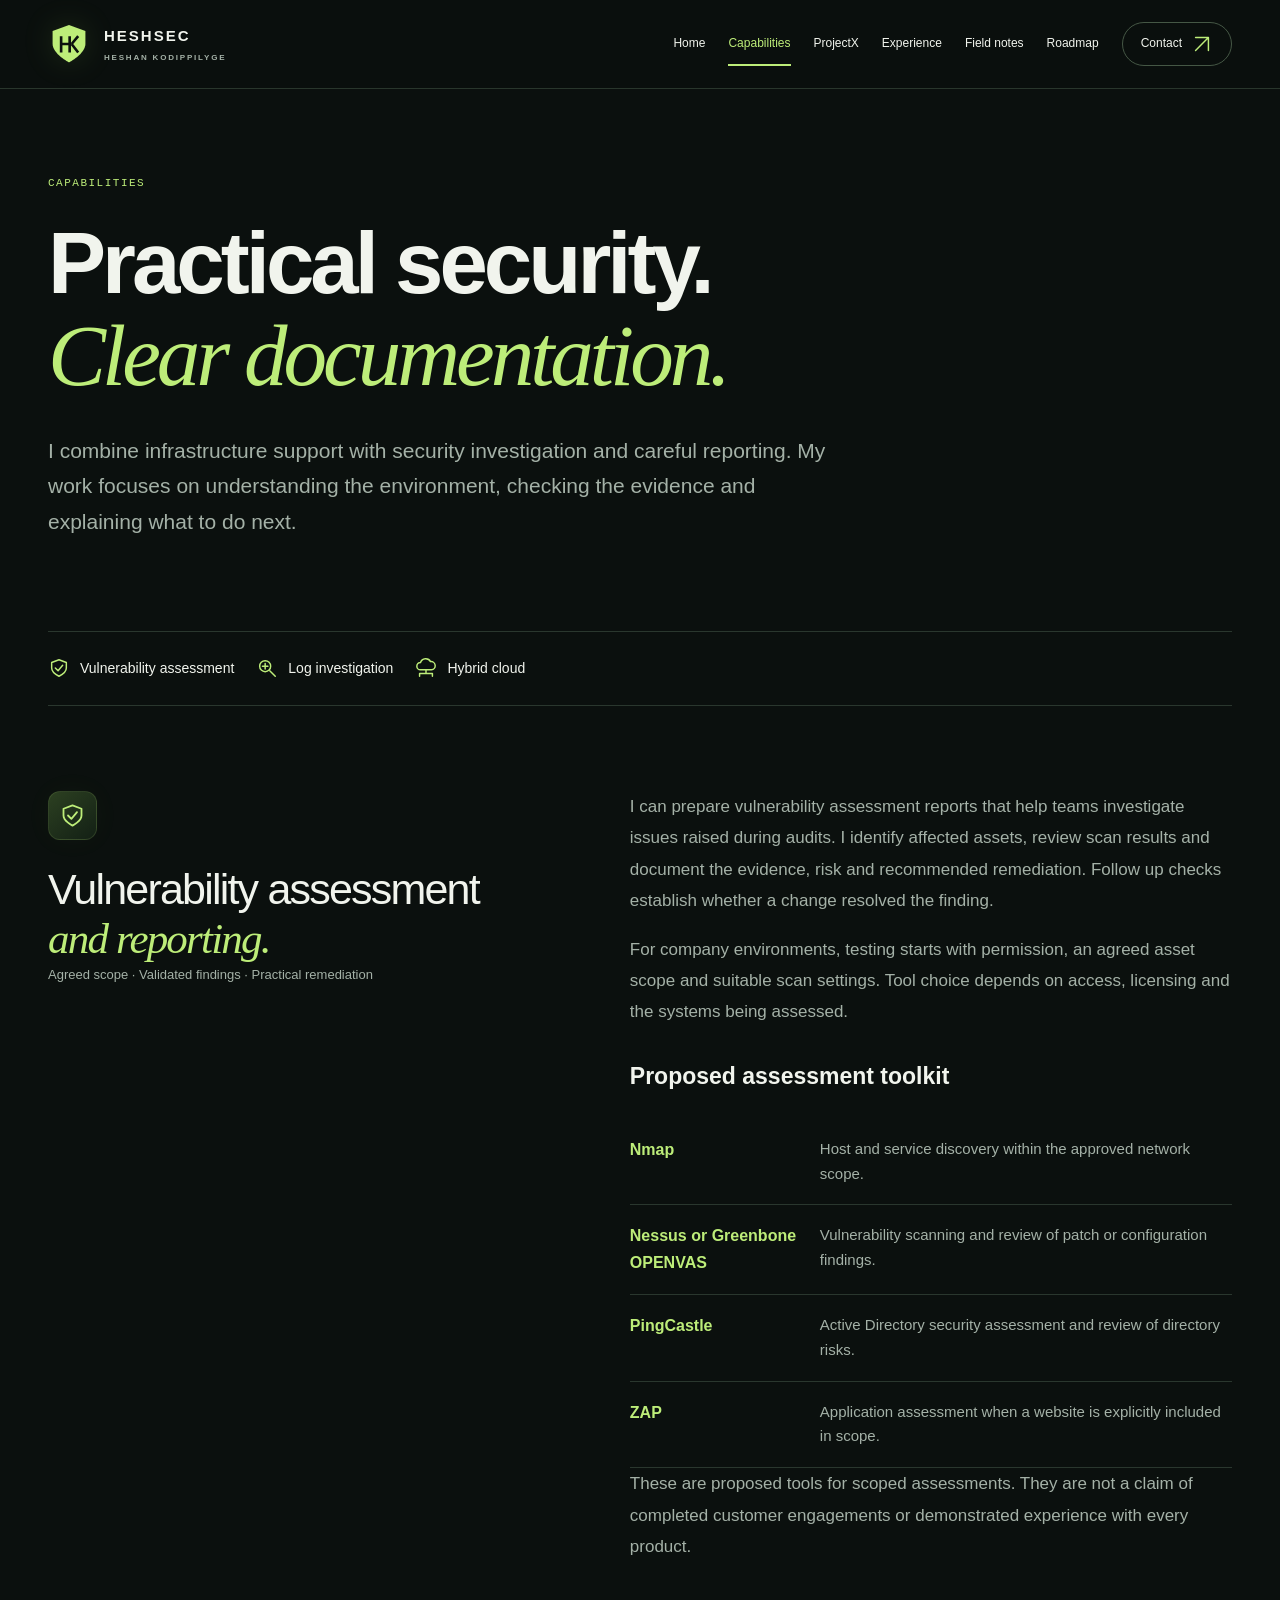
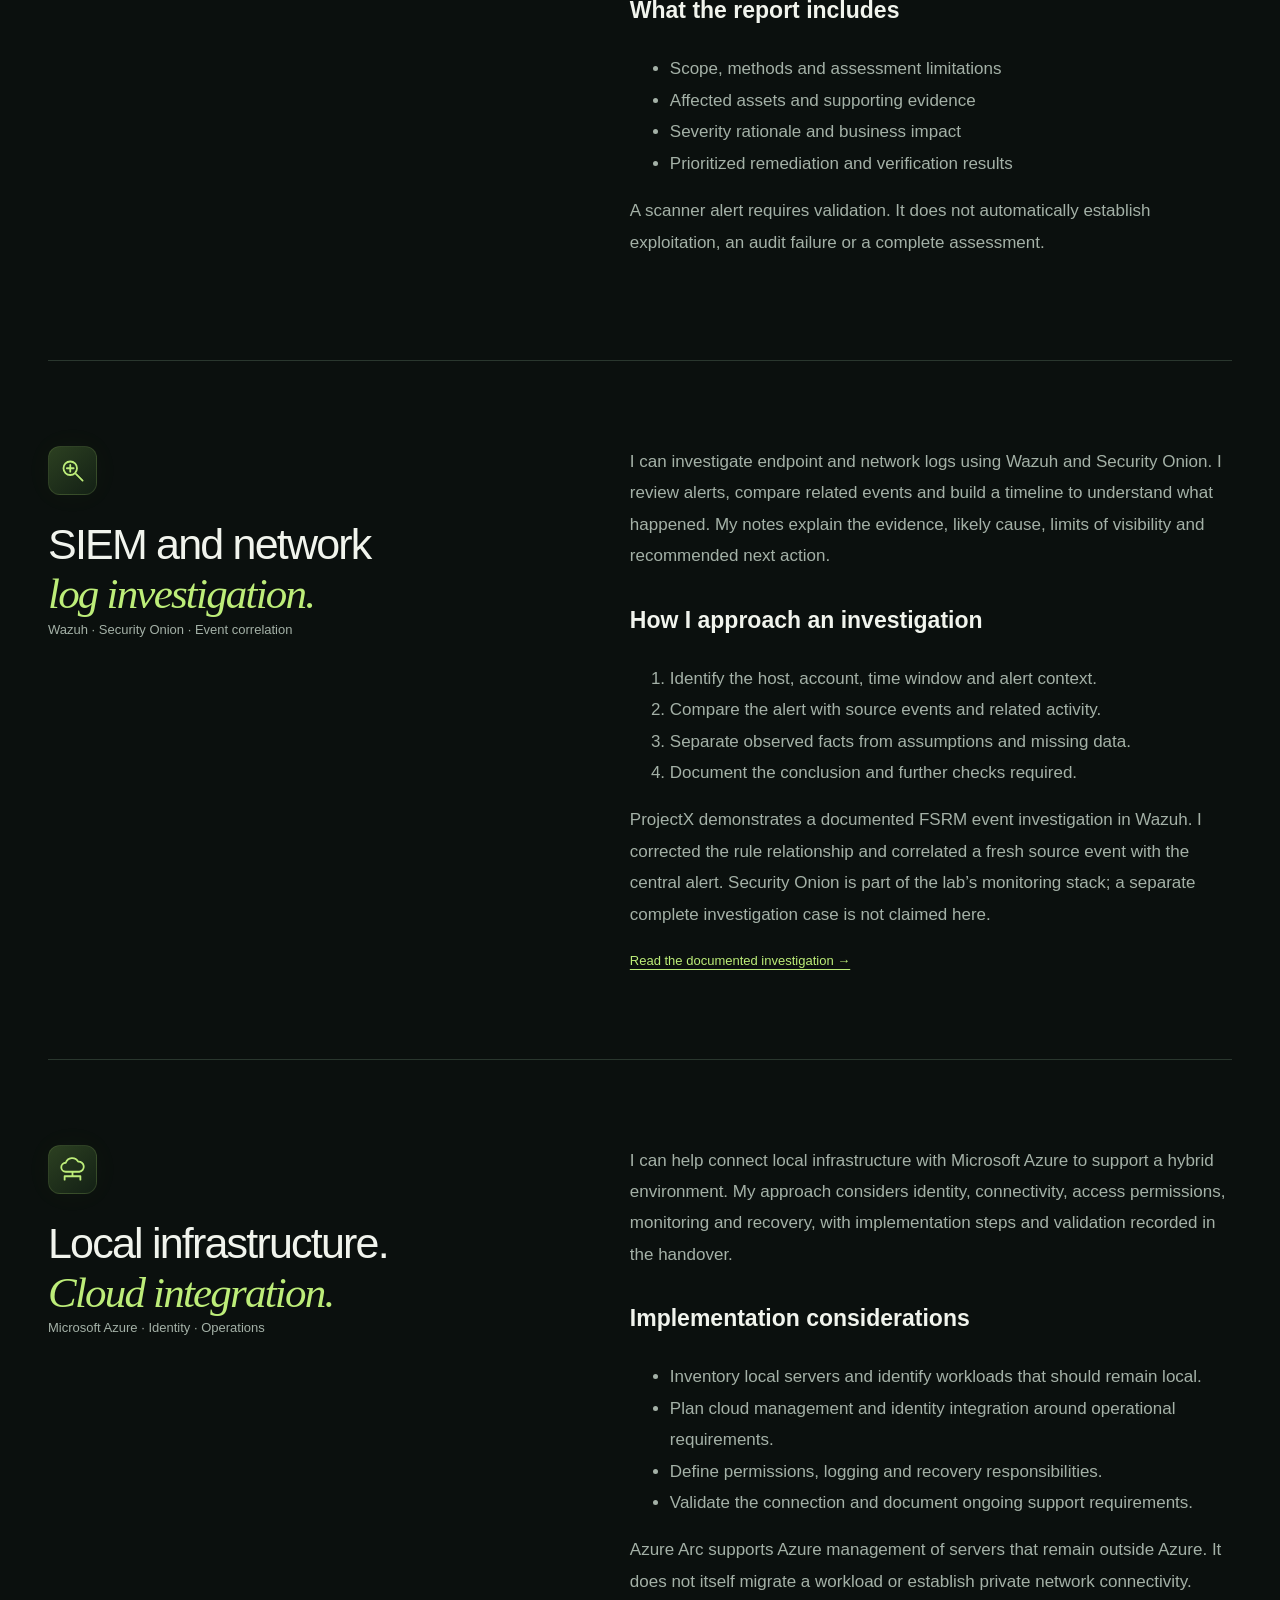
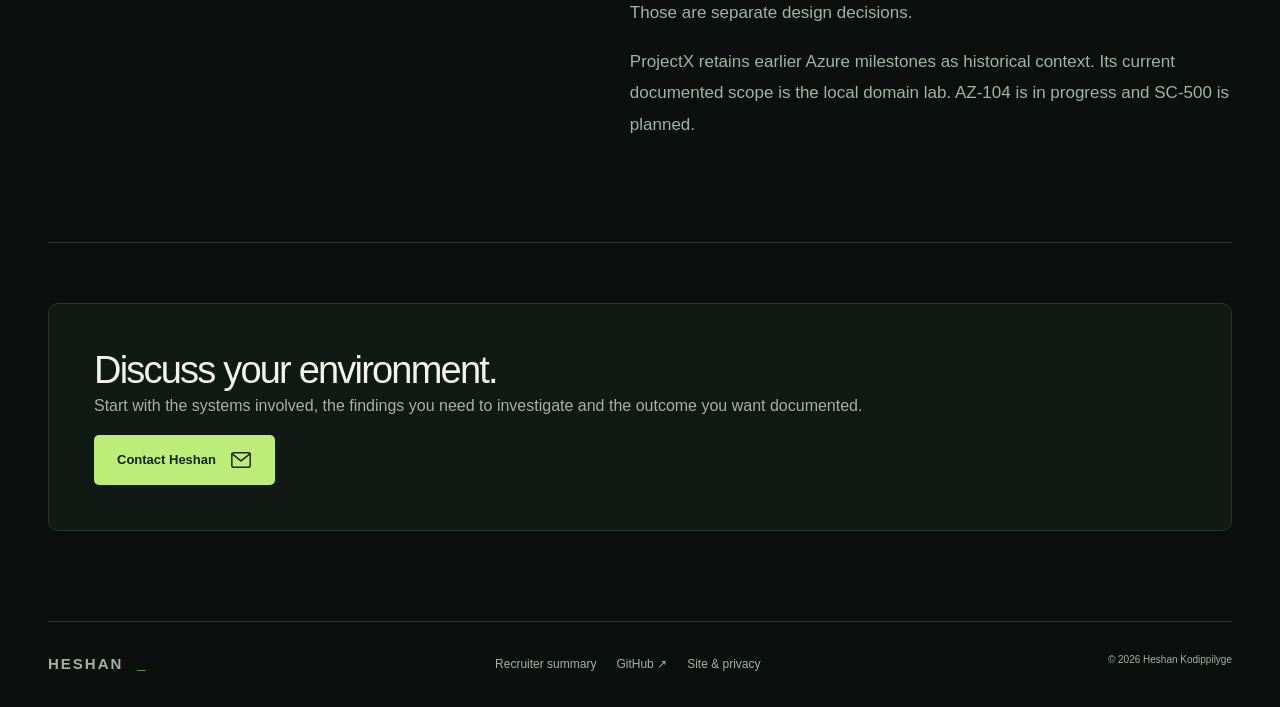
<file: capabilities.html>
<!doctype html>
<html lang="en"><head><meta charset="utf-8"><meta name="viewport" content="width=device-width,initial-scale=1"><meta name="theme-color" content="#0b100e"><meta name="description" content="Vulnerability assessment reporting, Wazuh and Security Onion investigation, and hybrid cloud integration."><meta property="og:title" content="Capabilities"><meta property="og:description" content="Vulnerability assessment reporting, Wazuh and Security Onion investigation, and hybrid cloud integration."><meta property="og:type" content="website"><title>Capabilities | Heshan Kodippilyge</title><link rel="icon" href="assets/favicon.svg" type="image/svg+xml"><link rel="stylesheet" href="styles.css"><script src="app.js" defer></script></head><body><a class="skip" href="#main">Skip to content</a><header class="site-header"><div class="nav wrap"><a class="brand" href="index.html" aria-label="Heshan home"><img src="assets/heshsec.svg" width="42" height="42" alt=""><span>HESHSEC<small>HESHAN KODIPPILYGE</small></span></a><button class="menu" aria-expanded="false" aria-controls="navigation" aria-label="Toggle navigation">Menu ☰</button><nav id="navigation" aria-label="Main navigation"><a href="index.html">Home</a><a href="capabilities.html">Capabilities</a><a href="projectx.html">ProjectX</a><a href="about.html">Experience</a><a href="notes.html">Field notes</a><a href="outlook.html">Roadmap</a><a class="nav-cta" href="index.html#connect">Contact <img class="icon" src="assets/icon-arrow.svg" width="24" height="24" alt=""></a></nav></div></header><main id="main"><section class="page-hero wrap"><p class="eyebrow">CAPABILITIES</p><h1>Practical security.<br><em>Clear documentation.</em></h1><p class="lead">I combine infrastructure support with security investigation and careful reporting. My work focuses on understanding the environment, checking the evidence and explaining what to do next.</p></section><nav class="wrap capability-links" aria-label="Capability sections"><a href="#assessment"><img class="icon" src="assets/icon-shield.svg" width="24" height="24" alt=""> Vulnerability assessment</a><a href="#investigation"><img class="icon" src="assets/icon-search.svg" width="24" height="24" alt=""> Log investigation</a><a href="#hybrid"><img class="icon" src="assets/icon-cloud.svg" width="24" height="24" alt=""> Hybrid cloud</a></nav>
<section class="wrap journal" id="assessment"><div><img class="feature-icon" src="assets/icon-shield.svg" width="24" height="24" alt=""><h2>Vulnerability assessment<br><em>and reporting.</em></h2><p class="small">Agreed scope · Validated findings · Practical remediation</p></div><div class="prose"><p>I can prepare vulnerability assessment reports that help teams investigate issues raised during audits. I identify affected assets, review scan results and document the evidence, risk and recommended remediation. Follow up checks establish whether a change resolved the finding.</p><p>For company environments, testing starts with permission, an agreed asset scope and suitable scan settings. Tool choice depends on access, licensing and the systems being assessed.</p><h3>Proposed assessment toolkit</h3><div class="tool-list"><div><strong>Nmap</strong><span>Host and service discovery within the approved network scope.</span></div><div><strong>Nessus or Greenbone OPENVAS</strong><span>Vulnerability scanning and review of patch or configuration findings.</span></div><div><strong>PingCastle</strong><span>Active Directory security assessment and review of directory risks.</span></div><div><strong>ZAP</strong><span>Application assessment when a website is explicitly included in scope.</span></div></div><p class="small">These are proposed tools for scoped assessments. They are not a claim of completed customer engagements or demonstrated experience with every product.</p><h3>What the report includes</h3><ul><li>Scope, methods and assessment limitations</li><li>Affected assets and supporting evidence</li><li>Severity rationale and business impact</li><li>Prioritized remediation and verification results</li></ul><p>A scanner alert requires validation. It does not automatically establish exploitation, an audit failure or a complete assessment.</p></div></section>
<section class="wrap journal" id="investigation"><div><img class="feature-icon" src="assets/icon-search.svg" width="24" height="24" alt=""><h2>SIEM and network<br><em>log investigation.</em></h2><p class="small">Wazuh · Security Onion · Event correlation</p></div><div class="prose"><p>I can investigate endpoint and network logs using Wazuh and Security Onion. I review alerts, compare related events and build a timeline to understand what happened. My notes explain the evidence, likely cause, limits of visibility and recommended next action.</p><h3>How I approach an investigation</h3><ol><li>Identify the host, account, time window and alert context.</li><li>Compare the alert with source events and related activity.</li><li>Separate observed facts from assumptions and missing data.</li><li>Document the conclusion and further checks required.</li></ol><p>ProjectX demonstrates a documented FSRM event investigation in Wazuh. I corrected the rule relationship and correlated a fresh source event with the central alert. Security Onion is part of the lab’s monitoring stack; a separate complete investigation case is not claimed here.</p><a class="text-link" href="notes.html#detection">Read the documented investigation →</a></div></section>
<section class="wrap journal" id="hybrid"><div><img class="feature-icon" src="assets/icon-cloud.svg" width="24" height="24" alt=""><h2>Local infrastructure.<br><em>Cloud integration.</em></h2><p class="small">Microsoft Azure · Identity · Operations</p></div><div class="prose"><p>I can help connect local infrastructure with Microsoft Azure to support a hybrid environment. My approach considers identity, connectivity, access permissions, monitoring and recovery, with implementation steps and validation recorded in the handover.</p><h3>Implementation considerations</h3><ul><li>Inventory local servers and identify workloads that should remain local.</li><li>Plan cloud management and identity integration around operational requirements.</li><li>Define permissions, logging and recovery responsibilities.</li><li>Validate the connection and document ongoing support requirements.</li></ul><p>Azure Arc supports Azure management of servers that remain outside Azure. It does not itself migrate a workload or establish private network connectivity. Those are separate design decisions.</p><p class="small">ProjectX retains earlier Azure milestones as historical context. Its current documented scope is the local domain lab. AZ-104 is in progress and SC-500 is planned.</p></div></section>
<section class="wrap end-cta"><h2>Discuss your environment.</h2><p>Start with the systems involved, the findings you need to investigate and the outcome you want documented.</p><a class="button primary" href="mailto:heshankodippilyge@outlook.com">Contact Heshan <img class="icon" src="assets/icon-mail.svg" width="24" height="24" alt=""></a></section></main><footer class="wrap"><a class="brand" href="index.html">HESHAN<span class="lime">_</span></a><div class="footer-links"><a href="resume.html">Recruiter summary</a><a href="https://github.com/HeshSec">GitHub ↗</a><a href="privacy.html">Site &amp; privacy</a></div><span>© 2026 Heshan Kodippilyge</span></footer></body></html>
</file>
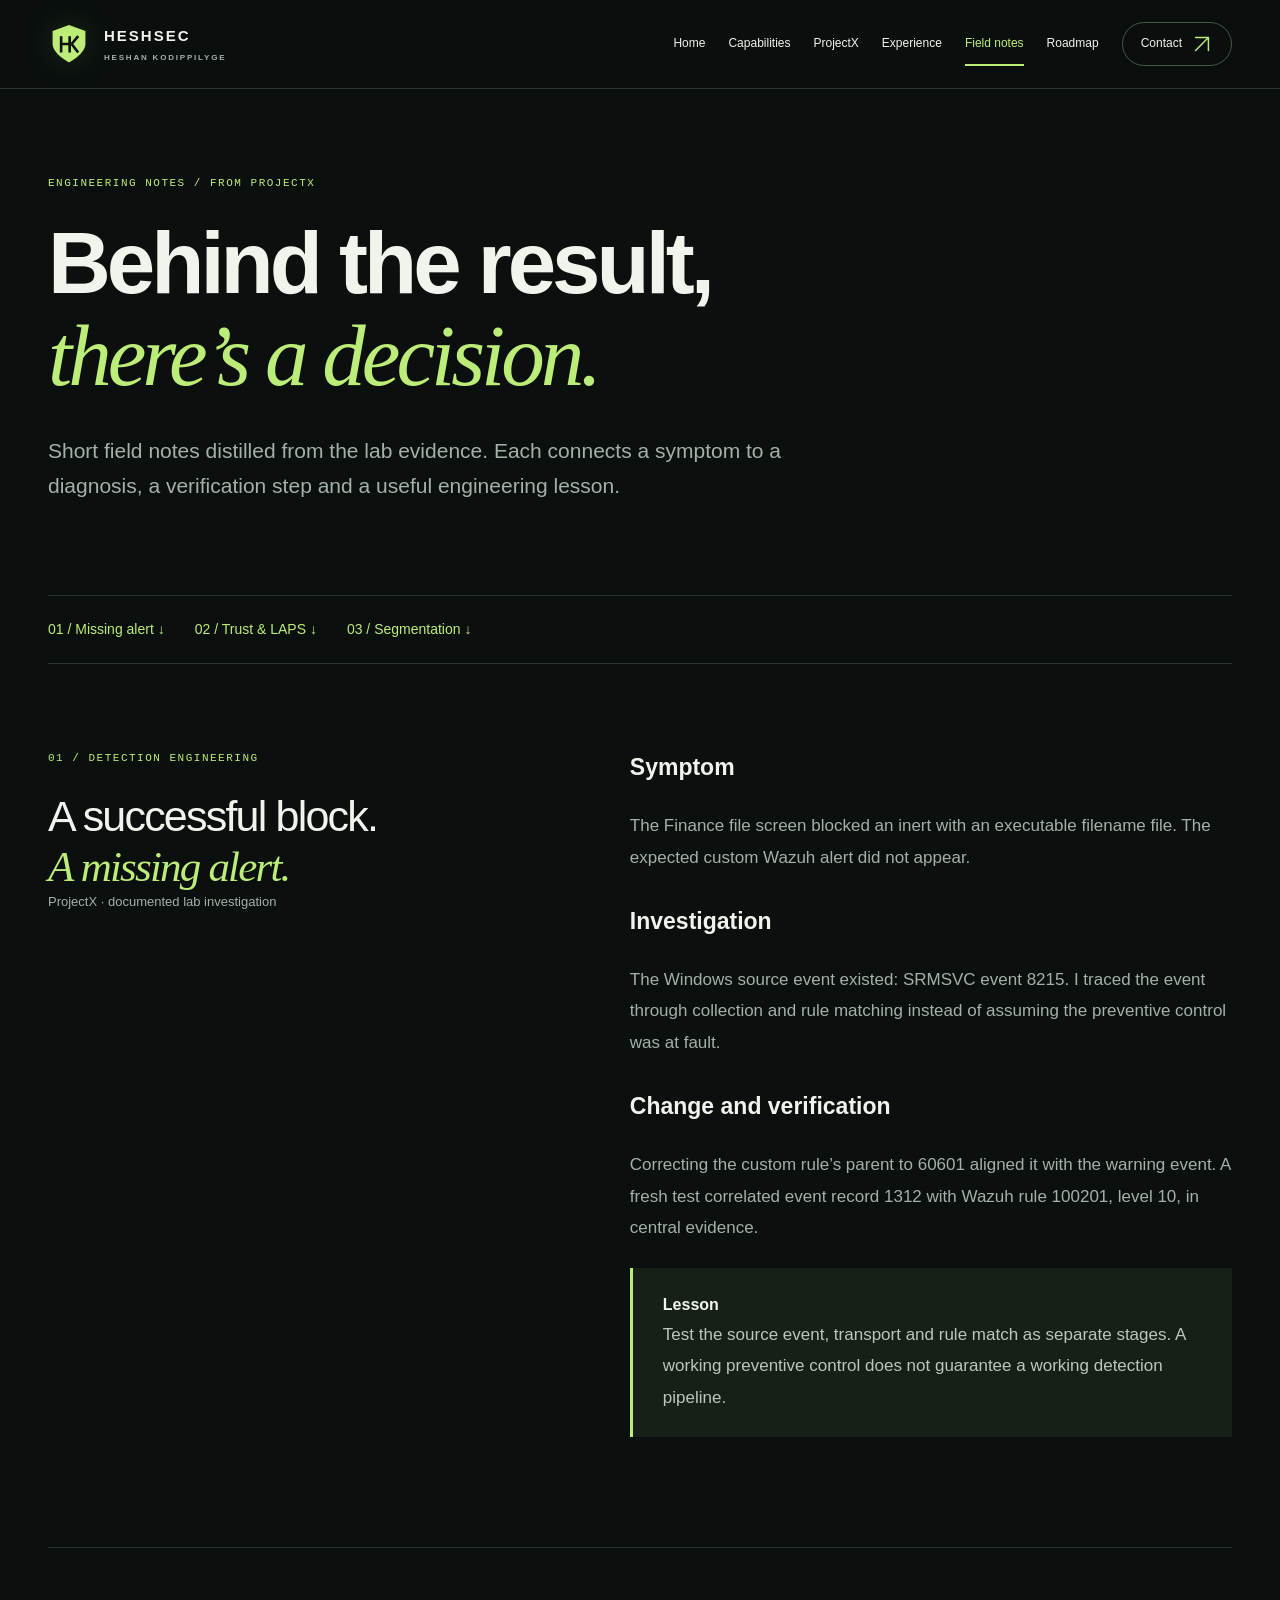
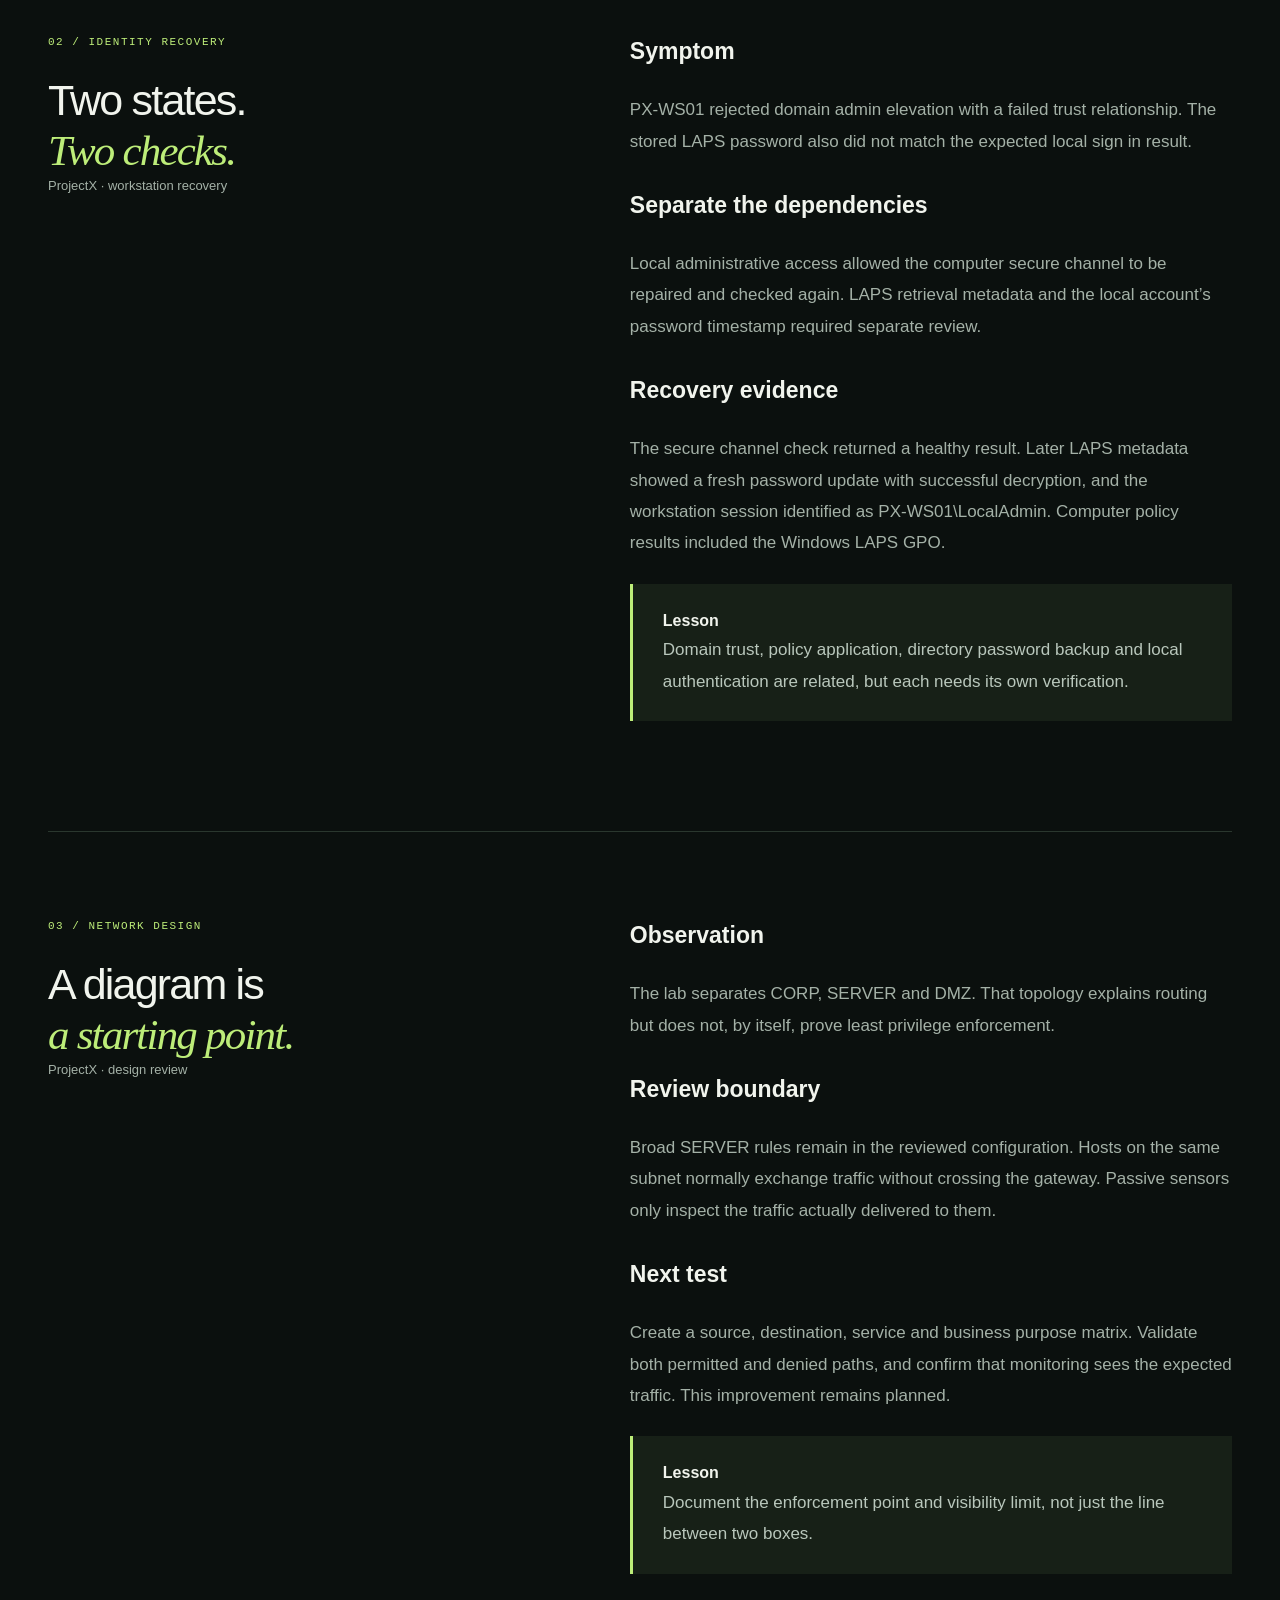
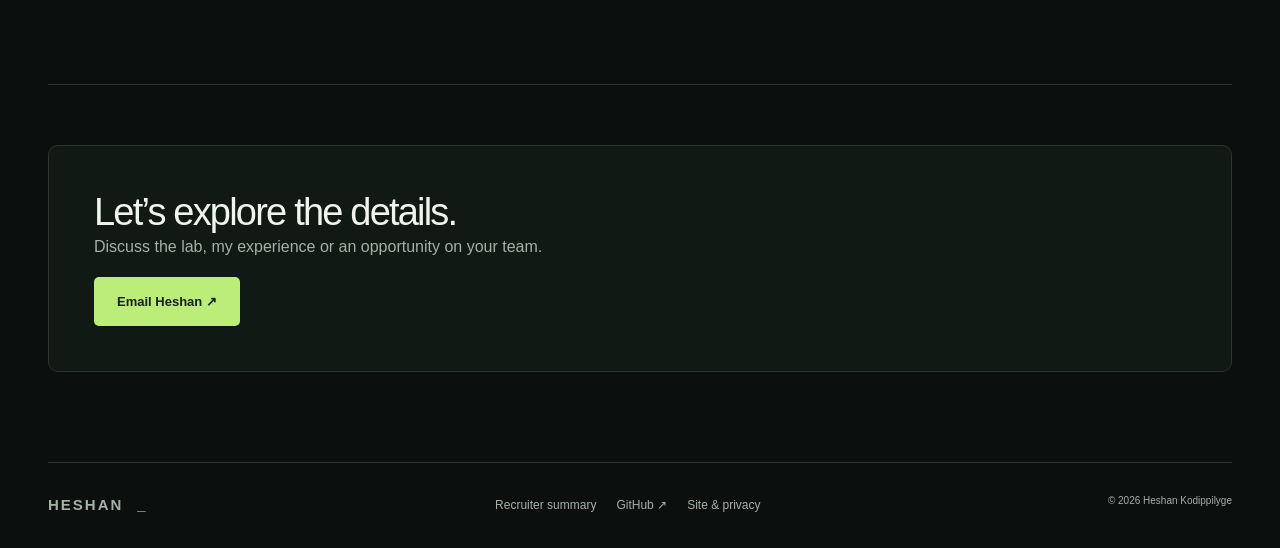
<file: notes.html>
<!doctype html>
<html lang="en"><head><meta charset="utf-8"><meta name="viewport" content="width=device-width,initial-scale=1"><meta name="theme-color" content="#0b100e"><meta name="description" content="ProjectX investigations: missing Wazuh alerts, workstation trust and LAPS recovery, and network boundary limitations."><meta property="og:title" content="Engineering field notes — Heshan"><meta property="og:description" content="ProjectX investigations: missing Wazuh alerts, workstation trust and LAPS recovery, and network boundary limitations."><meta property="og:type" content="website"><title>Engineering field notes.  Heshan Kodippilyge</title><link rel="icon" href="assets/favicon.svg" type="image/svg+xml"><link rel="stylesheet" href="styles.css"><script src="app.js" defer></script></head><body><a class="skip" href="#main">Skip to content</a><header class="site-header"><div class="nav wrap"><a class="brand" href="index.html" aria-label="Heshan home"><img src="assets/heshsec.svg" width="42" height="42" alt=""><span>HESHSEC<small>HESHAN KODIPPILYGE</small></span></a><button class="menu" aria-expanded="false" aria-controls="navigation" aria-label="Toggle navigation">Menu ☰</button><nav id="navigation" aria-label="Main navigation"><a href="index.html">Home</a><a href="capabilities.html">Capabilities</a><a href="projectx.html">ProjectX</a><a href="about.html">Experience</a><a href="notes.html">Field notes</a><a href="outlook.html">Roadmap</a><a class="nav-cta" href="index.html#connect">Contact <img class="icon" src="assets/icon-arrow.svg" width="24" height="24" alt=""></a></nav></div></header><main id="main"><section class="page-hero wrap"><p class="eyebrow">ENGINEERING NOTES / FROM PROJECTX</p><h1>Behind the result,<br><em>there’s a decision.</em></h1><p class="lead">Short field notes distilled from the lab evidence. Each connects a symptom to a diagnosis, a verification step and a useful engineering lesson.</p></section>
<nav class="wrap note-index" aria-label="Field note topics"><a href="#detection">01 / Missing alert ↓</a><a href="#trust">02 / Trust &amp; LAPS ↓</a><a href="#boundaries">03 / Segmentation ↓</a></nav>
<article id="detection" class="wrap journal"><div><p class="eyebrow">01 / DETECTION ENGINEERING</p><h2>A successful block.<br><em>A missing alert.</em></h2><p class="small">ProjectX · documented lab investigation</p></div><div class="prose"><h3>Symptom</h3><p>The Finance file screen blocked an inert with an executable filename file. The expected custom Wazuh alert did not appear.</p><h3>Investigation</h3><p>The Windows source event existed: SRMSVC event 8215. I traced the event through collection and rule matching instead of assuming the preventive control was at fault.</p><h3>Change and verification</h3><p>Correcting the custom rule’s parent to 60601 aligned it with the warning event. A fresh test correlated event record 1312 with Wazuh rule 100201, level 10, in central evidence.</p><div class="callout"><strong>Lesson</strong><p>Test the source event, transport and rule match as separate stages. A working preventive control does not guarantee a working detection pipeline.</p></div></div></article>
<article id="trust" class="wrap journal"><div><p class="eyebrow">02 / IDENTITY RECOVERY</p><h2>Two states.<br><em>Two checks.</em></h2><p class="small">ProjectX · workstation recovery</p></div><div class="prose"><h3>Symptom</h3><p>PX-WS01 rejected domain admin elevation with a failed trust relationship. The stored LAPS password also did not match the expected local sign in result.</p><h3>Separate the dependencies</h3><p>Local administrative access allowed the computer secure channel to be repaired and checked again. LAPS retrieval metadata and the local account’s password timestamp required separate review.</p><h3>Recovery evidence</h3><p>The secure channel check returned a healthy result. Later LAPS metadata showed a fresh password update with successful decryption, and the workstation session identified as PX-WS01\LocalAdmin. Computer policy results included the Windows LAPS GPO.</p><div class="callout"><strong>Lesson</strong><p>Domain trust, policy application, directory password backup and local authentication are related, but each needs its own verification.</p></div></div></article>
<article id="boundaries" class="wrap journal"><div><p class="eyebrow">03 / NETWORK DESIGN</p><h2>A diagram is<br><em>a starting point.</em></h2><p class="small">ProjectX · design review</p></div><div class="prose"><h3>Observation</h3><p>The lab separates CORP, SERVER and DMZ. That topology explains routing but does not, by itself, prove least privilege enforcement.</p><h3>Review boundary</h3><p>Broad SERVER rules remain in the reviewed configuration. Hosts on the same subnet normally exchange traffic without crossing the gateway. Passive sensors only inspect the traffic actually delivered to them.</p><h3>Next test</h3><p>Create a source, destination, service and business purpose matrix. Validate both permitted and denied paths, and confirm that monitoring sees the expected traffic. This improvement remains planned.</p><div class="callout"><strong>Lesson</strong><p>Document the enforcement point and visibility limit, not just the line between two boxes.</p></div></div></article><aside class="end-cta wrap"><h2>Let’s explore the details.</h2><p>Discuss the lab, my experience or an opportunity on your team.</p><a class="button primary" href="mailto:heshankodippilyge@outlook.com">Email Heshan ↗</a></aside></main><footer class="wrap"><a class="brand" href="index.html">HESHAN<span class="lime">_</span></a><div class="footer-links"><a href="resume.html">Recruiter summary</a><a href="https://github.com/HeshSec">GitHub ↗</a><a href="privacy.html">Site &amp; privacy</a></div><span>© 2026 Heshan Kodippilyge</span></footer></body></html>
</file>
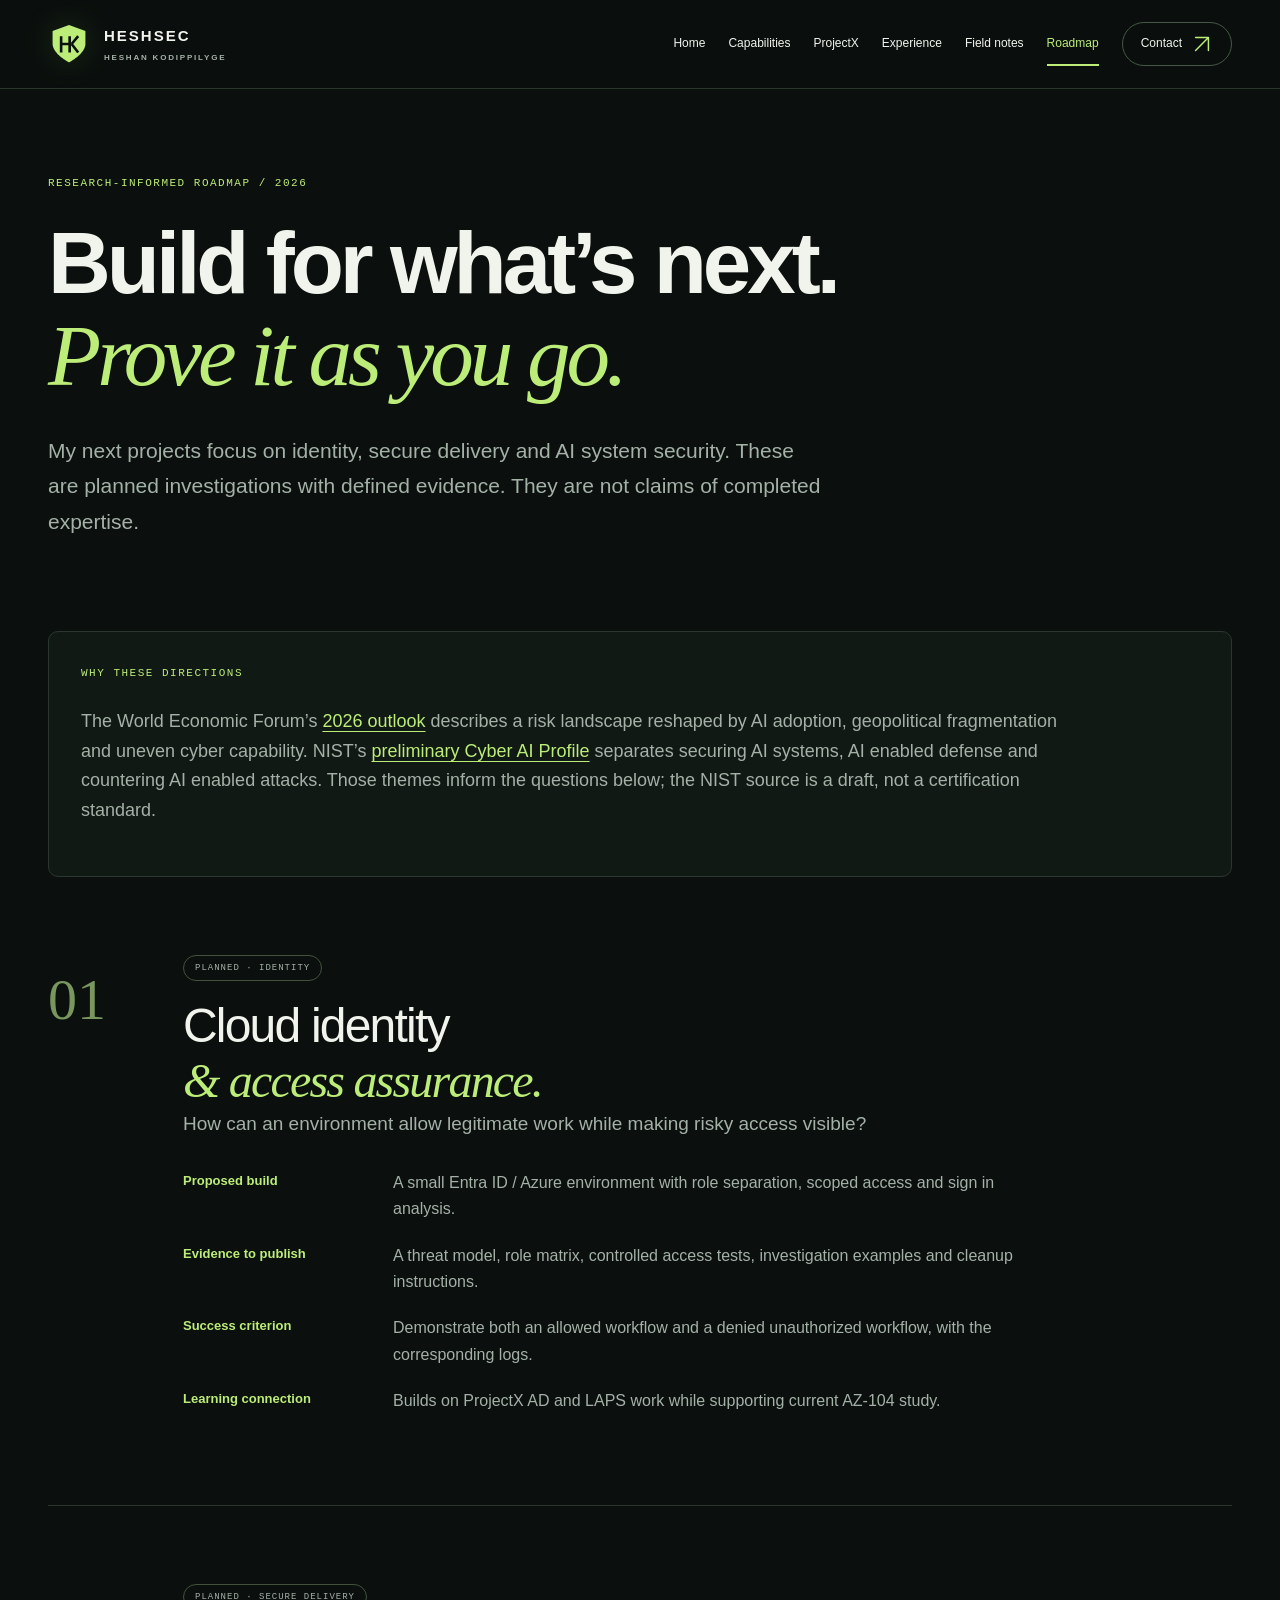
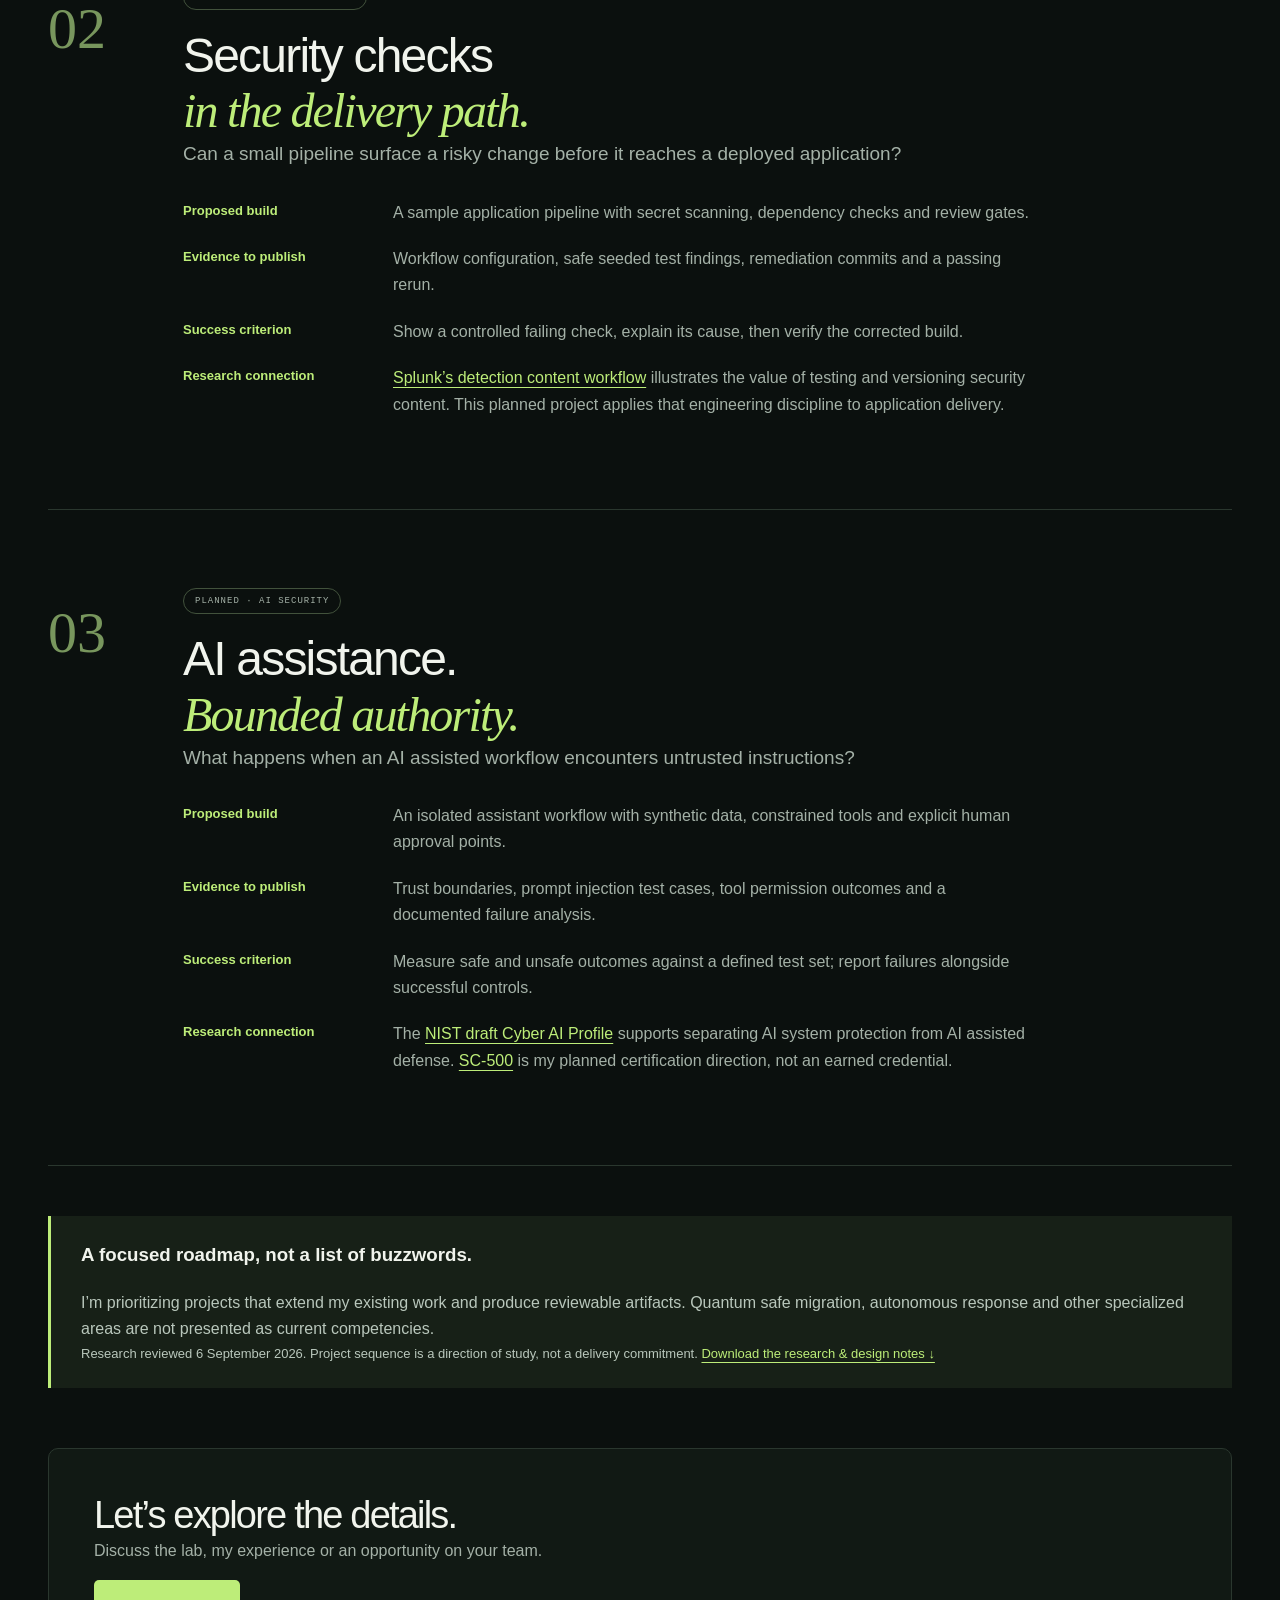
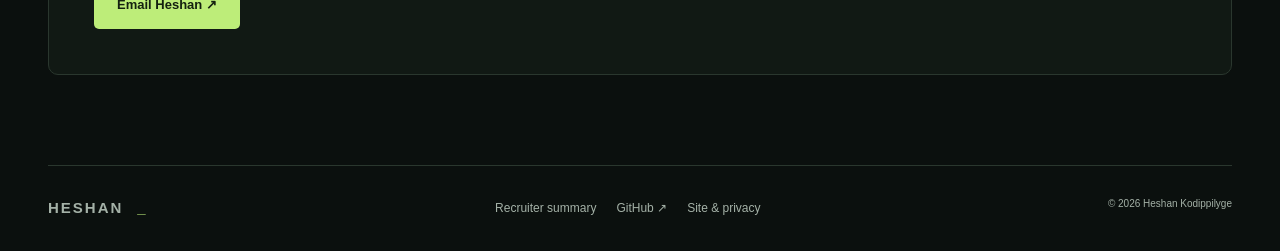
<file: outlook.html>
<!doctype html>
<html lang="en"><head><meta charset="utf-8"><meta name="viewport" content="width=device-width,initial-scale=1"><meta name="theme-color" content="#0b100e"><meta name="description" content="Planned cloud identity, secure delivery and AI-security investigations with evidence plans and primary-source research."><meta property="og:title" content="2026 research &amp; project roadmap — Heshan"><meta property="og:description" content="Planned cloud identity, secure delivery and AI-security investigations with evidence plans and primary-source research."><meta property="og:type" content="website"><title>2026 research &amp; project roadmap.  Heshan Kodippilyge</title><link rel="icon" href="assets/favicon.svg" type="image/svg+xml"><link rel="stylesheet" href="styles.css"><script src="app.js" defer></script></head><body><a class="skip" href="#main">Skip to content</a><header class="site-header"><div class="nav wrap"><a class="brand" href="index.html" aria-label="Heshan home"><img src="assets/heshsec.svg" width="42" height="42" alt=""><span>HESHSEC<small>HESHAN KODIPPILYGE</small></span></a><button class="menu" aria-expanded="false" aria-controls="navigation" aria-label="Toggle navigation">Menu ☰</button><nav id="navigation" aria-label="Main navigation"><a href="index.html">Home</a><a href="capabilities.html">Capabilities</a><a href="projectx.html">ProjectX</a><a href="about.html">Experience</a><a href="notes.html">Field notes</a><a href="outlook.html">Roadmap</a><a class="nav-cta" href="index.html#connect">Contact <img class="icon" src="assets/icon-arrow.svg" width="24" height="24" alt=""></a></nav></div></header><main id="main"><section class="page-hero wrap"><p class="eyebrow">RESEARCH-INFORMED ROADMAP / 2026</p><h1>Build for what’s next.<br><em>Prove it as you go.</em></h1><p class="lead">My next projects focus on identity, secure delivery and AI system security. These are planned investigations with defined evidence. They are not claims of completed expertise.</p></section>
<section class="wrap trend-context"><p class="eyebrow">WHY THESE DIRECTIONS</p><p>The World Economic Forum’s <a href="https://www.weforum.org/publications/global-cybersecurity-outlook-2026/">2026 outlook</a> describes a risk landscape reshaped by AI adoption, geopolitical fragmentation and uneven cyber capability. NIST’s <a href="https://csrc.nist.gov/pubs/ir/8596/iprd">preliminary Cyber AI Profile</a> separates securing AI systems, AI enabled defense and countering AI enabled attacks. Those themes inform the questions below; the NIST source is a draft, not a certification standard.</p></section>
<section class="wrap roadmap-detail"><article><div class="roadmap-number">01</div><div><span class="pill subdued">PLANNED · IDENTITY</span><h2>Cloud identity<br><em>&amp; access assurance.</em></h2><p>How can an environment allow legitimate work while making risky access visible?</p><dl><dt>Proposed build</dt><dd>A small Entra ID / Azure environment with role separation, scoped access and sign in analysis.</dd><dt>Evidence to publish</dt><dd>A threat model, role matrix, controlled access tests, investigation examples and cleanup instructions.</dd><dt>Success criterion</dt><dd>Demonstrate both an allowed workflow and a denied unauthorized workflow, with the corresponding logs.</dd><dt>Learning connection</dt><dd>Builds on ProjectX AD and LAPS work while supporting current AZ-104 study.</dd></dl></div></article><article><div class="roadmap-number">02</div><div><span class="pill subdued">PLANNED · SECURE DELIVERY</span><h2>Security checks<br><em>in the delivery path.</em></h2><p>Can a small pipeline surface a risky change before it reaches a deployed application?</p><dl><dt>Proposed build</dt><dd>A sample application pipeline with secret scanning, dependency checks and review gates.</dd><dt>Evidence to publish</dt><dd>Workflow configuration, safe seeded test findings, remediation commits and a passing rerun.</dd><dt>Success criterion</dt><dd>Show a controlled failing check, explain its cause, then verify the corrected build.</dd><dt>Research connection</dt><dd><a href="https://www.splunk.com/en_us/blog/security/ci-cd-detection-engineering-splunk-security-content-part-1.html">Splunk’s detection content workflow</a> illustrates the value of testing and versioning security content. This planned project applies that engineering discipline to application delivery.</dd></dl></div></article><article><div class="roadmap-number">03</div><div><span class="pill subdued">PLANNED · AI SECURITY</span><h2>AI assistance.<br><em>Bounded authority.</em></h2><p>What happens when an AI assisted workflow encounters untrusted instructions?</p><dl><dt>Proposed build</dt><dd>An isolated assistant workflow with synthetic data, constrained tools and explicit human approval points.</dd><dt>Evidence to publish</dt><dd>Trust boundaries, prompt injection test cases, tool permission outcomes and a documented failure analysis.</dd><dt>Success criterion</dt><dd>Measure safe and unsafe outcomes against a defined test set; report failures alongside successful controls.</dd><dt>Research connection</dt><dd>The <a href="https://csrc.nist.gov/pubs/ir/8596/iprd">NIST draft Cyber AI Profile</a> supports separating AI system protection from AI assisted defense. <a href="https://learn.microsoft.com/en-us/credentials/certifications/cloud-and-ai-security-engineer-associate/">SC-500</a> is my planned certification direction, not an earned credential.</dd></dl></div></article></section>
<section class="wrap callout research-note"><h3>A focused roadmap, not a list of buzzwords.</h3><p>I’m prioritizing projects that extend my existing work and produce reviewable artifacts. Quantum safe migration, autonomous response and other specialized areas are not presented as current competencies.</p><p class="small">Research reviewed 6 September 2026. Project sequence is a direction of study, not a delivery commitment. <a href="assets/research-and-design.md" download>Download the research &amp; design notes ↓</a></p></section><aside class="end-cta wrap"><h2>Let’s explore the details.</h2><p>Discuss the lab, my experience or an opportunity on your team.</p><a class="button primary" href="mailto:heshankodippilyge@outlook.com">Email Heshan ↗</a></aside></main><footer class="wrap"><a class="brand" href="index.html">HESHAN<span class="lime">_</span></a><div class="footer-links"><a href="resume.html">Recruiter summary</a><a href="https://github.com/HeshSec">GitHub ↗</a><a href="privacy.html">Site &amp; privacy</a></div><span>© 2026 Heshan Kodippilyge</span></footer></body></html>
</file>
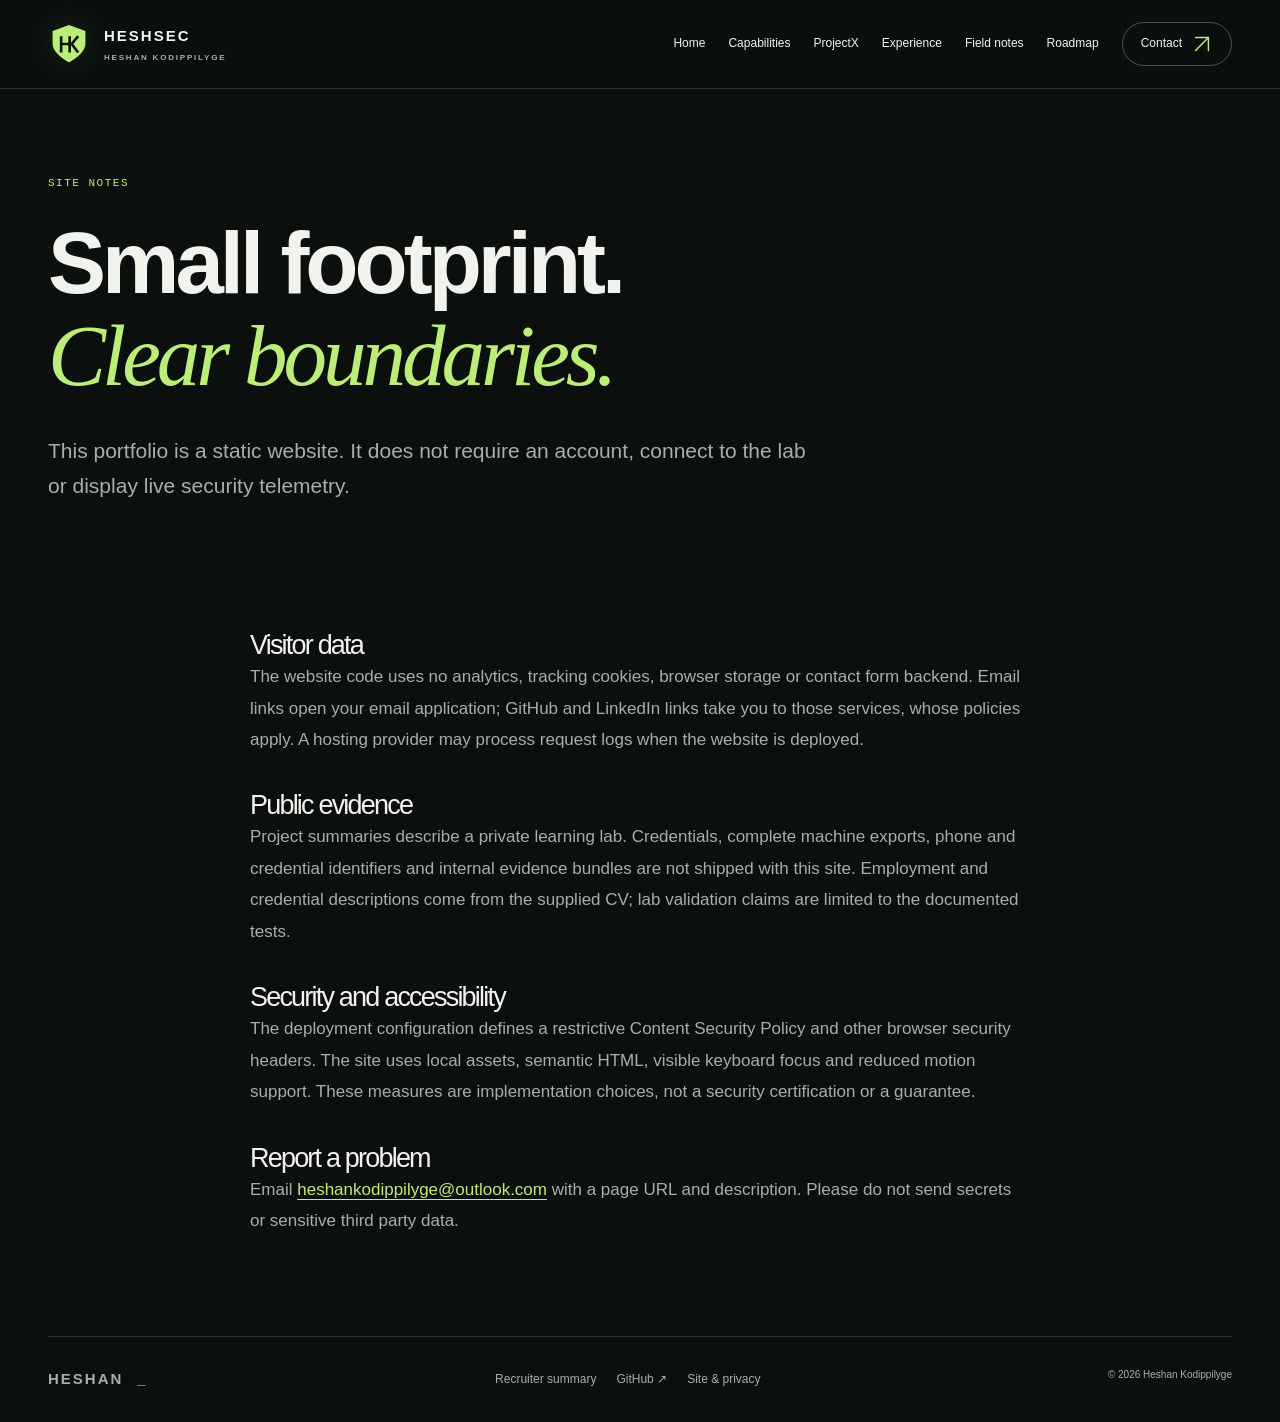
<file: privacy.html>
<!doctype html>
<html lang="en"><head><meta charset="utf-8"><meta name="viewport" content="width=device-width,initial-scale=1"><meta name="theme-color" content="#0b100e"><meta name="description" content="How this portfolio handles visitor data, external links and project evidence."><meta property="og:title" content="Site &amp; privacy — Heshan"><meta property="og:description" content="How this portfolio handles visitor data, external links and project evidence."><meta property="og:type" content="website"><title>Site &amp; privacy.  Heshan Kodippilyge</title><link rel="icon" href="assets/favicon.svg" type="image/svg+xml"><link rel="stylesheet" href="styles.css"><script src="app.js" defer></script></head><body><a class="skip" href="#main">Skip to content</a><header class="site-header"><div class="nav wrap"><a class="brand" href="index.html" aria-label="Heshan home"><img src="assets/heshsec.svg" width="42" height="42" alt=""><span>HESHSEC<small>HESHAN KODIPPILYGE</small></span></a><button class="menu" aria-expanded="false" aria-controls="navigation" aria-label="Toggle navigation">Menu ☰</button><nav id="navigation" aria-label="Main navigation"><a href="index.html">Home</a><a href="capabilities.html">Capabilities</a><a href="projectx.html">ProjectX</a><a href="about.html">Experience</a><a href="notes.html">Field notes</a><a href="outlook.html">Roadmap</a><a class="nav-cta" href="index.html#connect">Contact <img class="icon" src="assets/icon-arrow.svg" width="24" height="24" alt=""></a></nav></div></header><main id="main"><section class="page-hero wrap"><p class="eyebrow">SITE NOTES</p><h1>Small footprint.<br><em>Clear boundaries.</em></h1><p class="lead">This portfolio is a static website. It does not require an account, connect to the lab or display live security telemetry.</p></section><section class="wrap prose legal"><h2>Visitor data</h2><p>The website code uses no analytics, tracking cookies, browser storage or contact form backend. Email links open your email application; GitHub and LinkedIn links take you to those services, whose policies apply. A hosting provider may process request logs when the website is deployed.</p><h2>Public evidence</h2><p>Project summaries describe a private learning lab. Credentials, complete machine exports, phone and credential identifiers and internal evidence bundles are not shipped with this site. Employment and credential descriptions come from the supplied CV; lab validation claims are limited to the documented tests.</p><h2>Security and accessibility</h2><p>The deployment configuration defines a restrictive Content Security Policy and other browser security headers. The site uses local assets, semantic HTML, visible keyboard focus and reduced motion support. These measures are implementation choices, not a security certification or a guarantee.</p><h2>Report a problem</h2><p>Email <a href="mailto:heshankodippilyge@outlook.com">heshankodippilyge@outlook.com</a> with a page URL and description. Please do not send secrets or sensitive third party data.</p></section></main><footer class="wrap"><a class="brand" href="index.html">HESHAN<span class="lime">_</span></a><div class="footer-links"><a href="resume.html">Recruiter summary</a><a href="https://github.com/HeshSec">GitHub ↗</a><a href="privacy.html">Site &amp; privacy</a></div><span>© 2026 Heshan Kodippilyge</span></footer></body></html>
</file>
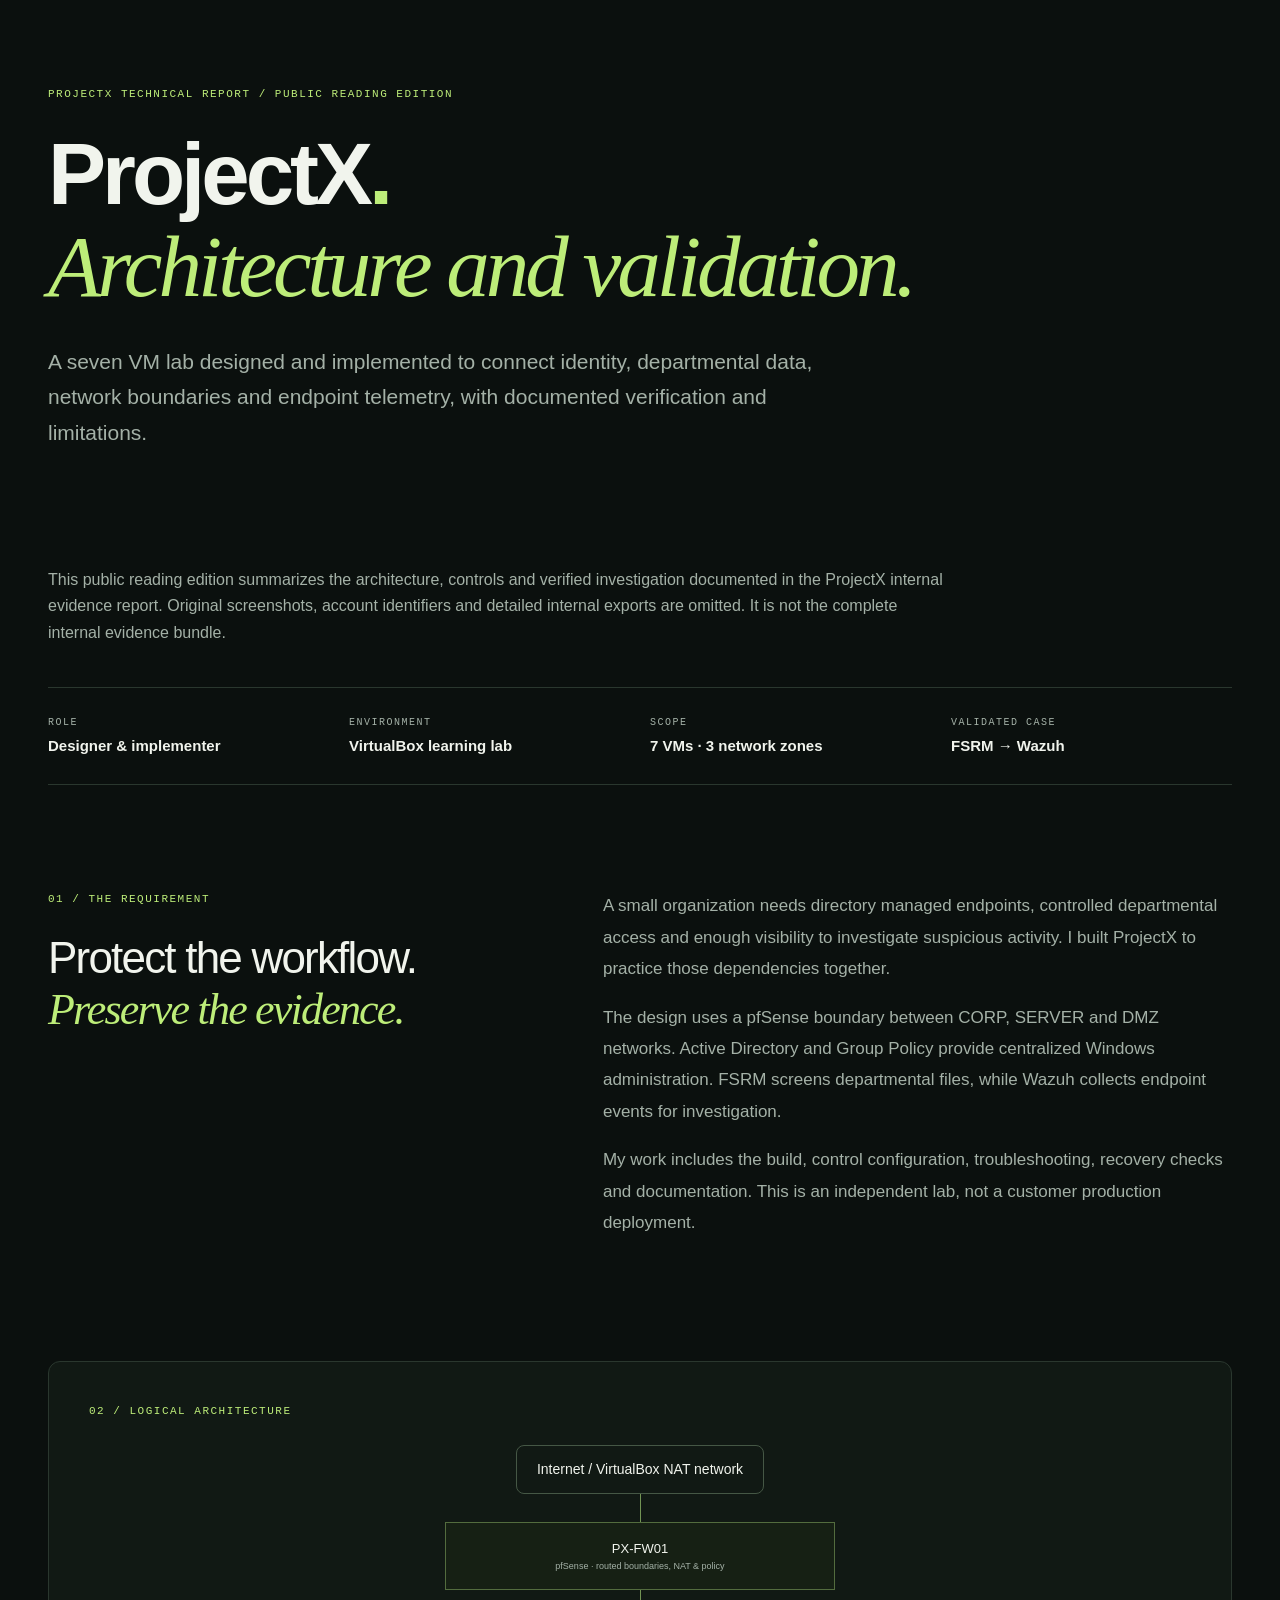
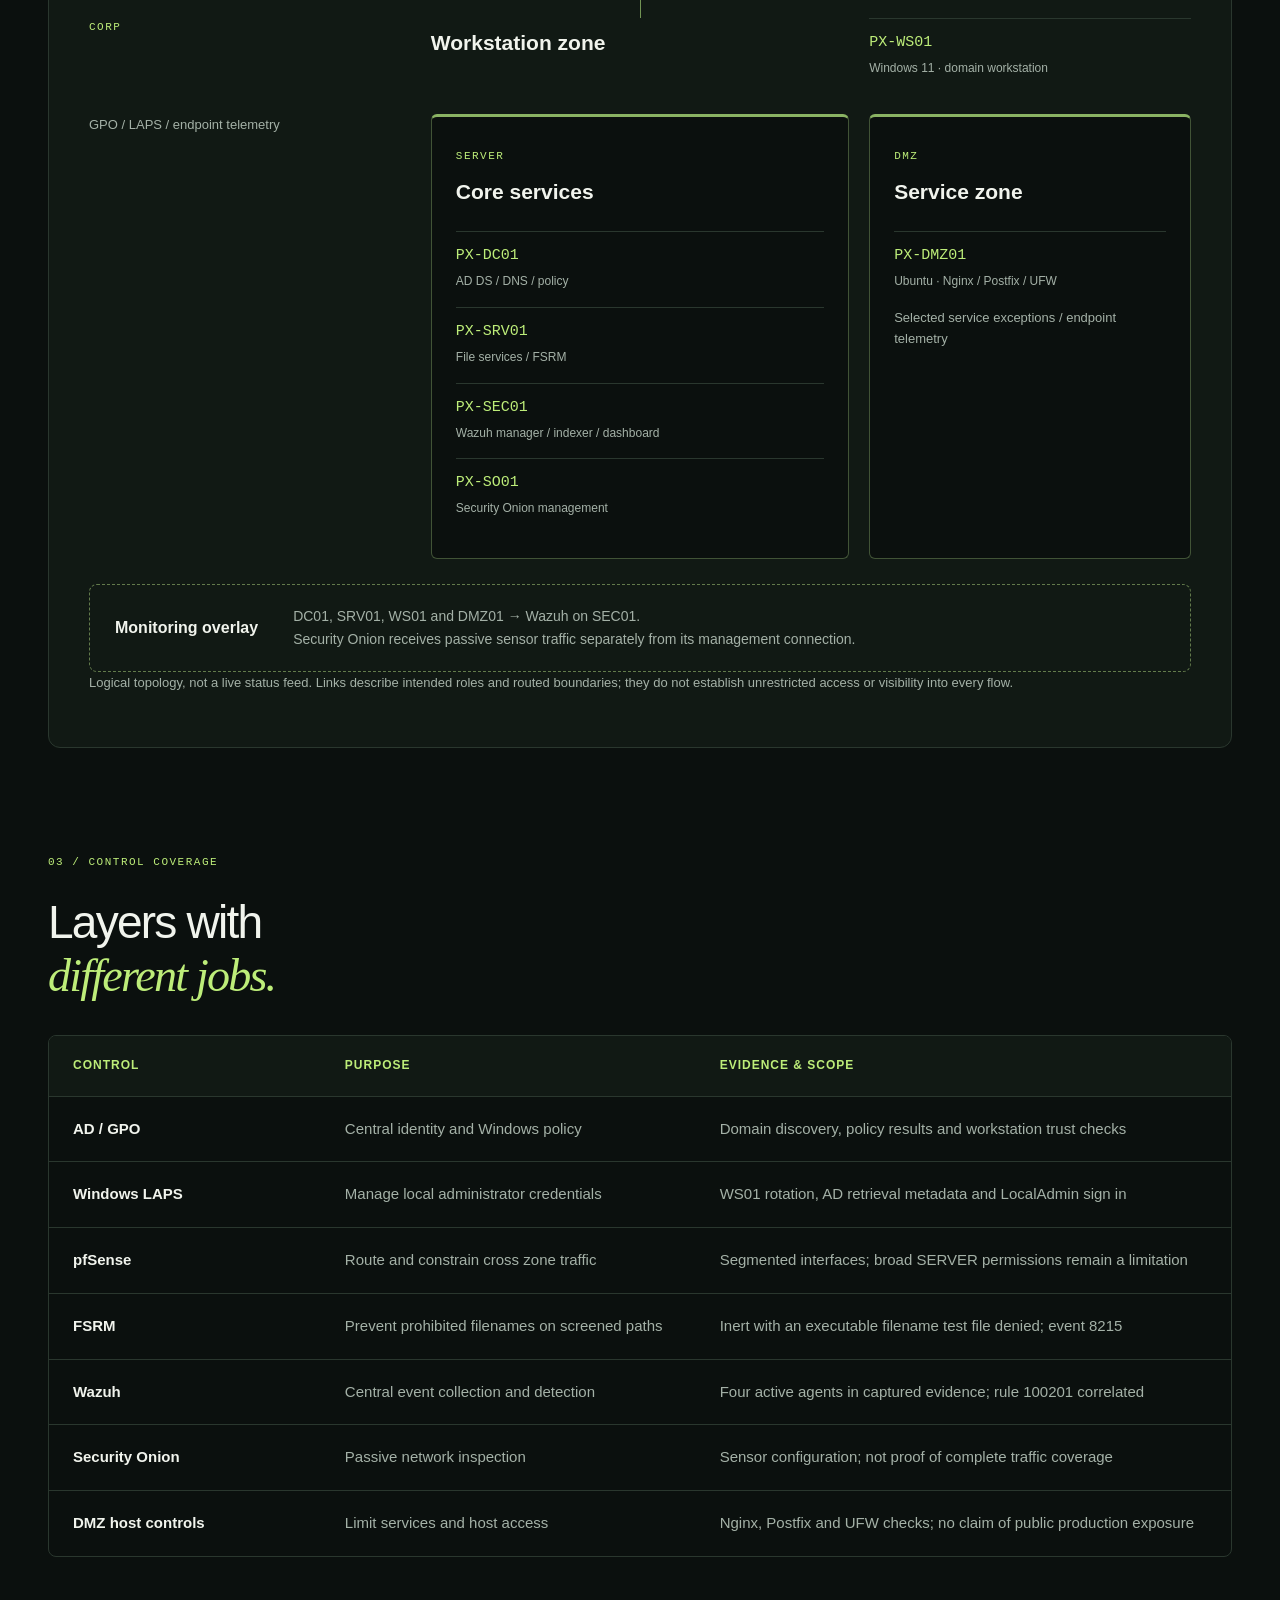
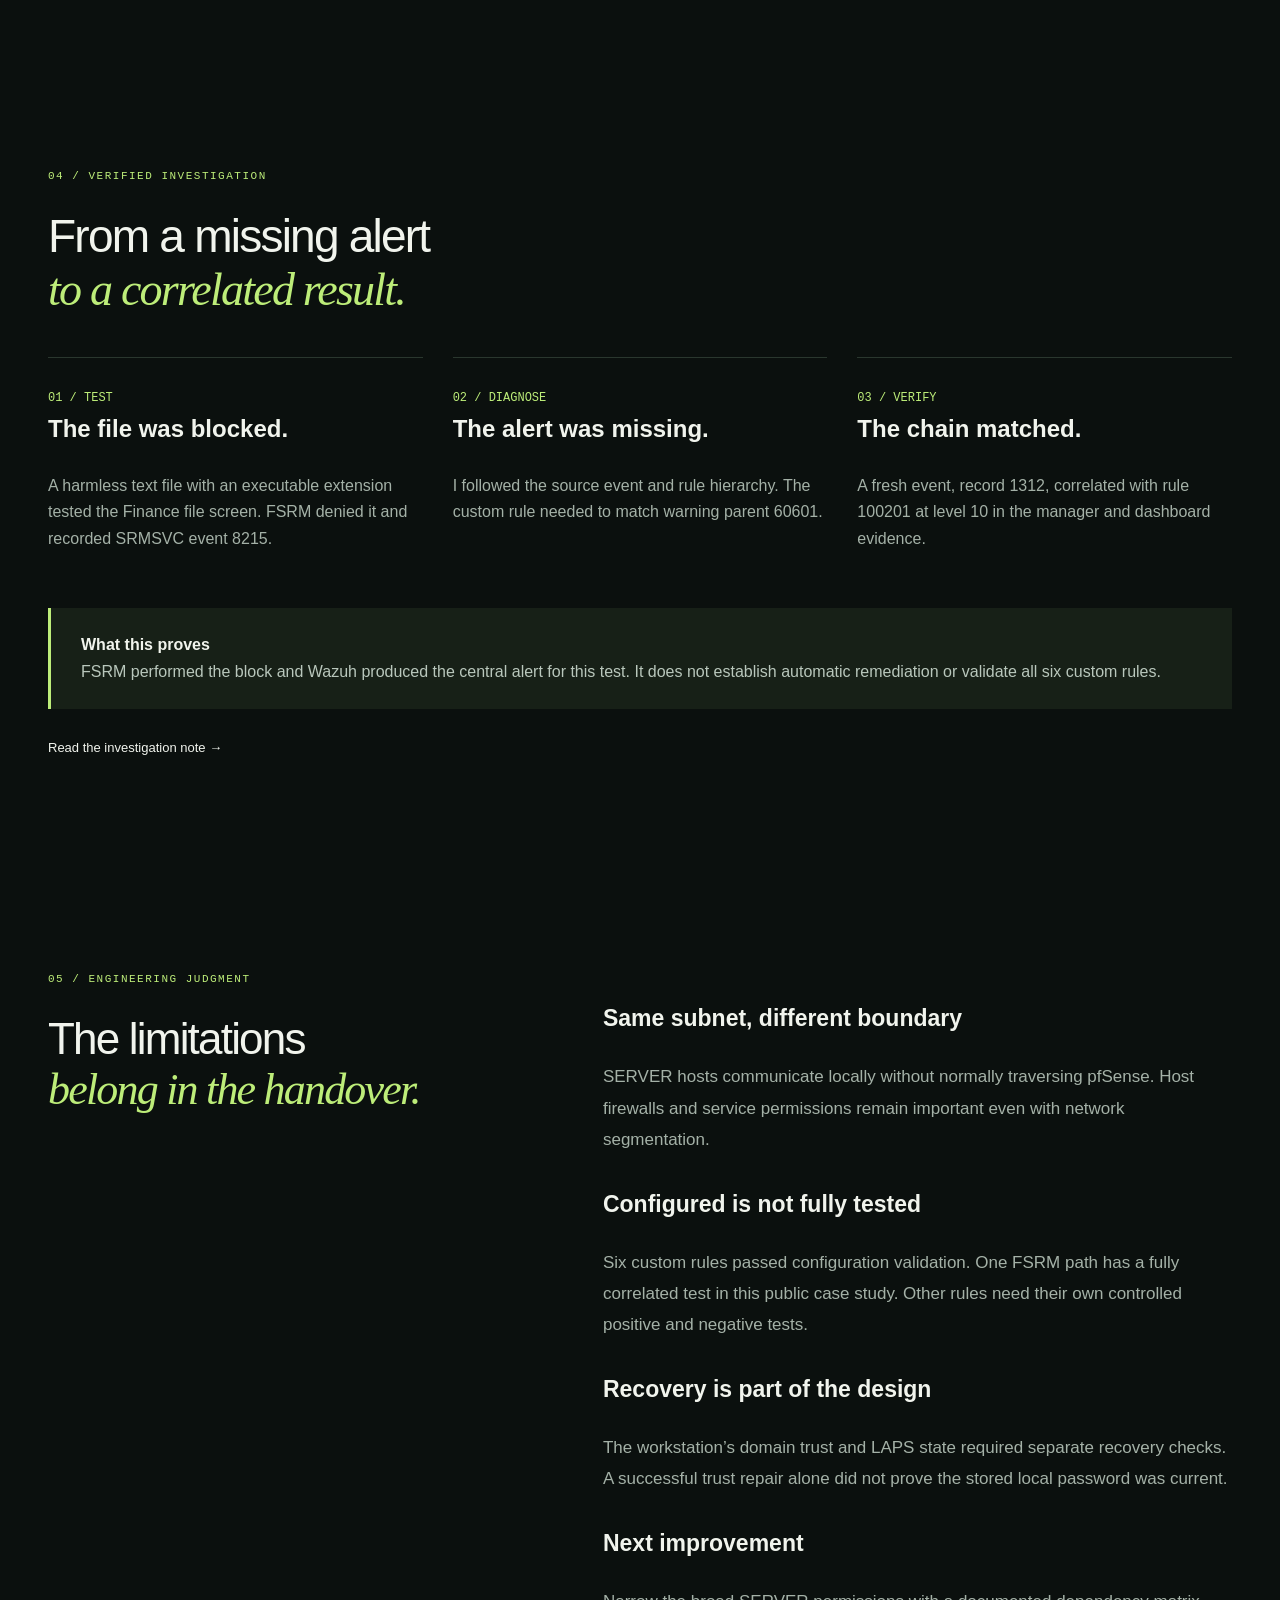
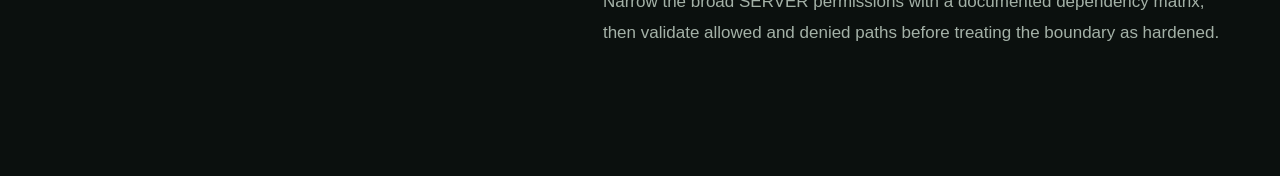
<file: projectx-public-report.html>
<!doctype html>
<html lang="en"><head><meta charset="utf-8"><meta name="viewport" content="width=device-width,initial-scale=1"><meta name="theme-color" content="#0b100e"><meta name="description" content="Public reading edition of the ProjectX documentation, with architecture, control coverage, investigation and limitations."><meta property="og:title" content="ProjectX technical report"><meta property="og:description" content="Public reading edition of the ProjectX documentation, with architecture, control coverage, investigation and limitations."><meta property="og:type" content="website"><title>ProjectX technical report | Heshan Kodippilyge</title><style>:root{--bg:#0b100e;--panel:#111914;--ink:#f1f4ed;--muted:#a4b1a7;--lime:#bded79;--line:#2a372e}*{box-sizing:border-box}html{scroll-behavior:smooth;scroll-padding-top:35px}body{margin:0;background:var(--bg);color:var(--ink);font:16px/1.65 "Segoe UI",Arial,sans-serif}a{color:inherit;text-decoration:none}button{font:inherit}a,button,summary{-webkit-tap-highlight-color:transparent}a:focus-visible,button:focus-visible,summary:focus-visible,[tabindex]:focus-visible{outline:2px solid var(--lime);outline-offset:6px}.wrap{width:min(1280px,calc(100% - 96px));margin-inline:auto}.nav{height:110px;display:flex;align-items:center;justify-content:space-between;border-bottom:1px solid var(--line);gap:20px}.brand{display:flex;align-items:center;gap:14px;font-size:15px;font-weight:750;letter-spacing:2px}.brand-mark{font-size:29px;color:var(--lime);letter-spacing:-5px;margin-right:8px}.brand-mark span{color:#edf4e8}.brand-sub{font-size:9px;color:var(--muted);letter-spacing:1.7px}nav{display:flex;gap:30px;align-items:center;font-size:13px}nav a:hover,.text-link:hover{color:var(--lime)}.nav-cta{border:1px solid #455745;padding:10px 18px;border-radius:100px}.menu{display:none}.hero{min-height:650px;display:grid;grid-template-columns:1.1fr 1fr;align-items:center;gap:15px;padding-block:72px 65px;position:relative}.eyebrow,.mono,.step,.skill-line{font-family:Consolas,monospace;font-size:11px;letter-spacing:1.5px}.eyebrow{color:var(--lime);margin:0 0 25px}.dot,.mini-dot{display:inline-block;width:6px;height:6px;border-radius:50%;background:var(--lime);margin-right:9px;box-shadow:0 0 14px #b5ef7680}h1,h2,h3,p{margin-top:0}h1{font-size:clamp(56px,5.9vw,86px);line-height:1.06;letter-spacing:-4.5px;margin-bottom:28px;font-weight:600}em{font-family:Georgia,serif;font-weight:400;color:var(--lime)}.intro{font-size:17px;line-height:1.8;color:#bdc7bd;max-width:520px}.actions{display:flex;align-items:center;gap:30px;margin-top:35px}.button{display:inline-flex;justify-content:center;align-items:center;gap:25px;padding:14px 23px;border-radius:5px;font-size:13px;font-weight:700;transition:transform .2s,background .2s}.button:hover{transform:translateY(-3px)}.primary{background:var(--lime);color:#142110}.primary:hover{background:#d3ff9a}.secondary{border:1px solid #526746;background:#192419;margin-top:24px}.text-link{font-size:13px}.hero-note{font-size:11px;color:var(--muted);margin:28px 0 0}.hero-art{height:495px;position:relative;overflow:hidden;background:radial-gradient(ellipse at 65% 54%,#80c43a12,transparent 65%)}.planet{position:absolute;width:370px;height:370px;left:25%;top:65px;border-radius:50%;border:1px solid #9dcc6677;background:radial-gradient(circle at 35% 30%,#66864425,transparent 55%),radial-gradient(circle at 80% 75%,#000d,transparent 70%);box-shadow:inset 14px 3px 45px #b6ef6d20,25px 10px 80px #739c3320;overflow:hidden;transform:rotate(-22deg)}.planet-grid{position:absolute;inset:-40%;border-radius:50%;background-image:linear-gradient(#afd37b26 1px,transparent 1px),linear-gradient(90deg,#afd37b26 1px,transparent 1px);background-size:33px 33px;transform:perspective(350px) rotateY(23deg);mask-image:radial-gradient(circle,#000 26%,transparent 67%)}.orbit{position:absolute;border:1px solid #8cba532c;border-radius:50%;width:510px;height:200px;left:7%;top:150px;transform:rotate(-40deg)}.orbit-two{transform:rotate(45deg);height:240px}.art-node{position:absolute;background:#101811ed;border:1px solid #6c913e80;padding:17px 22px;border-radius:12px;box-shadow:0 14px 50px #0007;animation:float 7s ease-in-out infinite}.art-node span{font:9px Consolas,monospace;letter-spacing:1.2px;color:var(--lime);display:block}.art-node strong{font-size:22px;font-weight:500;display:block;margin:6px 0 0}.art-node small{font-size:10px;color:var(--muted)}.identity{top:49px;left:7%}.detection{right:0;top:197px;animation-delay:-2s}.network{left:11%;bottom:65px;animation-delay:-4s}.art-label{position:absolute;bottom:25px;right:0;font:9px Consolas,monospace;letter-spacing:1.5px}.art-caption{position:absolute;bottom:0;right:0;font-size:9px;color:#9eada0}@keyframes float{50%{transform:translateY(-9px)}}.metrics{display:grid;grid-template-columns:repeat(4,1fr);border-top:1px solid var(--line);border-bottom:1px solid var(--line);padding:30px 0}.metrics>div{display:flex;gap:20px;align-items:center;padding-left:25px;border-left:1px solid var(--line)}.metrics>div:first-child{padding-left:0;border:0}.metrics strong{font:40px Georgia,serif;color:var(--lime)}.metrics span{font-size:11px;line-height:1.8;color:var(--muted)}.section{padding-block:105px}.section-heading{display:flex;justify-content:space-between;gap:35px;align-items:end;margin-bottom:42px}h2{font-size:clamp(35px,3.6vw,51px);line-height:1.15;letter-spacing:-1.8px;font-weight:500;margin:0}.aside{font-size:12px;color:var(--muted);margin:0 0 5px}.project{border:1px solid var(--line);border-radius:12px;background:linear-gradient(120deg,#172219,#0e1511);padding:33px}.project-top{display:flex;justify-content:space-between;gap:15px;align-items:center;margin-bottom:35px}.pill{font:9px Consolas,monospace;letter-spacing:1px;color:var(--lime);border:1px solid #5a7440;padding:7px 11px;border-radius:100px}.muted{color:var(--muted)}.project-layout{display:grid;grid-template-columns:1fr 1.1fr;gap:65px}.project-copy h3{font-size:61px;letter-spacing:-3px;margin:0;line-height:1.1;font-weight:500}.lime{color:var(--lime)}.project-sub{font-size:15px;color:#d0dacd;margin:9px 0 20px}.project-copy>p:not(.project-sub){font-size:14px;color:var(--muted)}.tags{display:flex;flex-wrap:wrap;gap:7px}.tags span{font-size:10px;padding:4px 9px;background:#263425;border:1px solid #384834;border-radius:3px;color:#d0d9c9}.topology{background:#0b110e;border:1px solid #31402f;border-radius:8px;padding:23px}.topology-header{display:flex;justify-content:space-between;font-size:10px;color:var(--muted)}.gateway{border:1px solid #536c3e;max-width:240px;text-align:center;margin:25px auto 0;padding:10px;font-size:13px;background:#162014}.gateway small{display:block;color:var(--muted);font-size:9px}.branches{height:28px;display:flex;justify-content:space-around;position:relative;margin:0 16%}.branches:before{content:"";position:absolute;inset:12px 0 auto;height:1px;background:#4c613d}.branches i{height:15px;width:1px;background:#4c613d;align-self:end}.branches:after{content:"";position:absolute;left:50%;top:0;height:13px;background:#4c613d;width:1px}.zones{display:grid;grid-template-columns:repeat(3,1fr);gap:9px}.zones button{border:1px solid #374834;background:#131d13;color:#d5dfce;padding:12px 3px;font:11px Consolas,monospace;cursor:pointer;border-radius:4px}.zones button[aria-selected=true]{border-color:var(--lime);background:#23331c;color:var(--lime)}.zones small{display:block;font:9px "Segoe UI",sans-serif;margin-top:7px}.topology [role=tabpanel]{padding:22px 0 0;min-height:155px}.topology [role=tabpanel] strong{font-size:13px;font-weight:500}.topology [role=tabpanel] p{font-size:11px;color:var(--muted);line-height:1.8;margin:8px 0}.topology [role=tabpanel] span{font:9px Consolas,monospace;color:var(--lime)}.topology-note{font-size:9px;color:var(--muted);margin:7px 0 0}.case-study{display:grid;grid-template-columns:1fr 1fr;gap:85px;margin-top:70px}.case-study h3{font-size:34px;line-height:1.2;letter-spacing:-1px;font-weight:500}.case-study p{font-size:14px;color:var(--muted)}details{border-top:1px solid var(--line);margin-top:25px;padding-top:16px}summary{cursor:pointer;display:flex;justify-content:space-between;font-size:13px;color:var(--lime)}details p{padding-top:15px;margin-bottom:0}.evidence-chain{list-style:none;padding:10px 0 0;margin:0}.evidence-chain li{display:flex;gap:20px;align-items:center;padding:25px 0;border-bottom:1px solid var(--line)}.evidence-chain li>span{font:27px Georgia,serif;color:#66835b}.evidence-chain strong{font-size:19px;font-weight:500}.evidence-chain p{margin:3px 0 0;font-size:12px}.evidence-chain b{margin-left:auto;font:9px Consolas,monospace;color:var(--lime);letter-spacing:1px}.evidence-footer{display:flex;justify-content:space-between;gap:20px;margin-top:45px;padding-top:20px;border-top:1px solid var(--line)}.evidence-footer span{color:var(--muted);font-size:9px}.evidence-footer a{font-size:12px;color:var(--lime)}.approach{background:#111914;border-block:1px solid var(--line)}.capabilities,.roadmap{display:grid;grid-template-columns:repeat(3,1fr);gap:30px}.capabilities article{padding:0 28px 0 0;border-right:1px solid var(--line)}.capabilities article:last-child{border:0}.step{color:var(--lime)}.capabilities h3,.roadmap h3{font-size:23px;line-height:1.3;font-weight:500;letter-spacing:-.5px;margin:22px 0 15px}.capabilities p,.roadmap p{font-size:13px;color:var(--muted)}.skill-line{display:block;font-size:9px;color:#bccdb2;margin-top:25px}.roadmap article{border:1px solid var(--line);border-radius:8px;padding:26px;background:linear-gradient(145deg,#172017,#0c120f);transition:border-color .2s}.roadmap article:hover{border-color:#749457}.subdued{color:var(--muted);border-color:#42523c}.project-symbol{font:57px Georgia,serif;color:var(--lime);margin:35px 0 23px}.roadmap-note{margin:30px 0 0;font-size:12px;color:var(--muted)}.connect{border:1px solid #50613b;border-radius:10px;padding:50px;background:radial-gradient(ellipse at top right,#61803325,transparent 65%),#131c12;margin-bottom:85px}.connect h2{font-size:54px}.connect-bottom{display:flex;justify-content:space-between;align-items:center;gap:35px;margin-top:30px}.connect-bottom p{font-size:13px;max-width:620px;margin:0}.contact-note{font-size:10px;color:var(--muted);margin:23px 0 0}footer{border-top:1px solid var(--line);display:flex;justify-content:space-between;gap:25px;padding-block:30px;font-size:10px;color:var(--muted)}footer p{margin:0}.skip{position:fixed;top:-100px;left:15px;padding:10px 20px;background:var(--lime);color:#000;z-index:100}.skip:focus{top:10px}@media(min-width:1600px){.hero{min-height:730px}}@media(max-width:1050px){.brand-sub{display:none}.wrap{width:calc(100% - 56px)}.hero{grid-template-columns:1.1fr 1fr}.planet{width:300px;height:300px;left:13%;top:100px}.art-node{padding:14px}.art-node strong{font-size:18px}.network{left:0}.identity{left:0}.metrics>div{gap:10px;padding-left:15px}.metrics strong{font-size:32px}.project-layout{gap:28px}.case-study{gap:40px}.connect h2{font-size:44px}}@media(max-width:760px){.wrap{width:calc(100% - 40px)}.nav{height:80px;position:relative}.menu{display:block;background:none;color:var(--ink);border:1px solid #46553e;padding:5px 12px;font-size:12px;border-radius:4px}.nav nav{display:none;position:absolute;top:79px;left:-20px;right:-20px;padding:22px;background:#111b14;z-index:5;flex-direction:column;align-items:stretch;border-bottom:1px solid var(--line)}.nav nav.open{display:flex}.hero{display:flex;flex-direction:column;align-items:stretch;padding-block:50px 25px;gap:20px}h1{font-size:61px;letter-spacing:-3.5px}.intro{font-size:15px}.eyebrow{font-size:9px;letter-spacing:1px}.hero-art{height:350px;max-width:520px;width:100%;align-self:center}.planet{width:260px;height:260px;top:35px;left:30%}.identity{top:5px;left:9%}.detection{top:133px;right:2%}.network{bottom:48px;left:11%}.orbit{top:55px;left:3%;width:400px}.art-label{font-size:8px;bottom:20px}.metrics{grid-template-columns:1fr 1fr;row-gap:23px;padding-block:25px}.metrics>div{border:0;padding-left:0;gap:15px}.metrics strong{font-size:35px}.metrics span{font-size:9px}.section{padding-block:65px}.section-heading{display:block;margin-bottom:30px}.aside{margin-top:20px}h2{font-size:36px}.project{padding:20px}.project-top{align-items:start;flex-direction:column;gap:12px}.project-top .mono{font-size:9px}.project-layout,.case-study{grid-template-columns:1fr;gap:35px}.project-copy h3{font-size:53px}.topology{padding:16px}.case-study{margin-top:45px}.evidence-chain{padding-top:0}.capabilities,.roadmap{grid-template-columns:1fr;gap:27px}.capabilities article{border:0;border-bottom:1px solid var(--line);padding:0 0 25px}.project-symbol{margin:20px 0}.roadmap article{padding:25px}.connect{padding:28px;margin-bottom:50px}.connect h2{font-size:37px}.connect-bottom{align-items:start;flex-direction:column;gap:25px}.evidence-footer{flex-direction:column;gap:12px}footer{flex-wrap:wrap}footer p{display:none}}@media(prefers-reduced-motion:reduce){html{scroll-behavior:auto}*,*:before,*:after{animation:none!important;transition:none!important}}
/* Complete portfolio: shared editorial layouts */
.profile-strip{display:grid;grid-template-columns:1.05fr 1fr;gap:22px 60px;padding:65px 0;border-bottom:1px solid var(--line)}.profile-strip h2{font-size:36px}.profile-strip p{color:var(--muted);max-width:580px}.profile-strip>a{grid-column:2}.notes-grid{display:grid;grid-template-columns:1fr 1fr;gap:24px}.note-card{padding:34px;border:1px solid var(--line);background:var(--panel);border-radius:10px;transition:transform .2s,border-color .2s}.note-card:hover{transform:translateY(-4px);border-color:#69864c}.note-card h3{font-size:28px;line-height:1.25;max-width:420px}.note-card p{color:var(--muted)}.contact-links{display:flex;flex-wrap:wrap;gap:20px 35px;margin-top:35px;font-size:14px}.contact-links a:first-child{overflow-wrap:anywhere}.contact-links a:hover,.footer-links a:hover{color:var(--lime)}.footer-links{display:flex;gap:20px;font-size:12px}.page-hero{padding:85px 0 70px;max-width:1280px}.page-hero h1{font-size:clamp(52px,6.8vw,94px);line-height:1.06;margin:23px 0 30px;letter-spacing:-4px}.page-hero .lead{font-size:21px;max-width:780px;color:var(--muted);line-height:1.7}.detail-grid{display:grid;grid-template-columns:.85fr 1.15fr;gap:90px}.detail-grid h2{font-size:44px}.profile-card{border:1px solid var(--line);border-radius:12px;padding:35px;background:linear-gradient(145deg,#1a251a,#101712);align-self:start}.profile-card h2{font-size:36px}.profile-card p{color:var(--muted)}.monogram{font-size:80px;letter-spacing:-9px;line-height:1.2;margin-bottom:25px}.monogram span{color:var(--lime)}.prose{max-width:780px}.prose p,.prose li{color:var(--muted);font-size:17px;line-height:1.85}.prose h3{margin-top:30px;font-size:23px}.prose a,.legal a,.trend-context a,.roadmap-detail a,.research-note a,.resume-sheet a:not(.button){color:var(--lime);text-decoration:underline;text-underline-offset:4px}.timeline{margin-top:40px}.timeline article{display:grid;grid-template-columns:230px 1fr;gap:45px;padding:38px 0;border-top:1px solid var(--line)}.time{font:15px/2 Consolas,monospace;color:var(--lime)}.time span{font-size:11px;color:var(--muted)}.timeline h3{margin:0;font-size:28px}.employer{color:var(--lime);margin:8px 0}.timeline ul{padding-left:20px;color:var(--muted);max-width:750px}.timeline li{margin:10px 0}.credential-grid{display:grid;grid-template-columns:repeat(4,1fr);gap:18px;margin-top:35px}.credential-grid article{border:1px solid var(--line);padding:25px;border-radius:8px;background:var(--panel)}.credential-grid h3{font-size:23px;line-height:1.35}.credential-grid p{color:var(--muted);font-size:15px}.small{font-size:13px;color:var(--muted)}.table-scroll{overflow:auto;margin-top:32px;border:1px solid var(--line);border-radius:8px}table{border-collapse:collapse;width:100%;min-width:660px;font-size:15px}th,td{text-align:left;padding:20px 24px;border-bottom:1px solid var(--line);vertical-align:top}th{color:var(--lime);font-size:12px;text-transform:uppercase;letter-spacing:1px;background:var(--panel)}td{color:var(--muted)}td:first-child{color:var(--ink);font-weight:600;width:23%}tr:last-child td{border-bottom:0}.end-cta{padding:45px;margin-block:60px 90px;background:var(--panel);border:1px solid var(--line);border-radius:10px}.end-cta h2{font-size:38px}.end-cta p{color:var(--muted)}.project-facts{display:grid;grid-template-columns:repeat(4,1fr);border-block:1px solid var(--line);padding:25px 0;gap:20px}.project-facts span{display:block;font:10px/2 Consolas,monospace;letter-spacing:1.5px;color:var(--muted)}.project-facts strong{font-size:15px;font-weight:600}.architecture-full{padding:40px;border:1px solid var(--line);background:var(--panel);border-radius:12px}.wan{width:max-content;max-width:100%;margin:auto;padding:12px 20px;border:1px solid #455745;border-radius:8px;font-size:14px}.diagram-line{width:1px;height:28px;background:#729454;margin:auto}.architecture-full .gateway{max-width:390px;margin:auto;padding:15px}.network-columns{display:grid;grid-template-columns:1fr 1.3fr 1fr;gap:20px}.network-columns article{background:var(--bg);border:1px solid #415336;border-top:3px solid #8ab363;padding:24px;border-radius:6px}.network-columns h3{font-size:21px;margin-top:8px}.network-columns p{font-size:13px;color:var(--muted)}.machine{padding:15px 0;border-top:1px solid var(--line)}.machine strong,.machine span{display:block}.machine strong{font:15px Consolas,monospace;color:var(--lime)}.machine span{font-size:12px;color:var(--muted);margin-top:8px}.telemetry-band{padding:20px 25px;border:1px dashed #627a4b;margin-top:25px;border-radius:8px;display:flex;align-items:center;gap:35px}.telemetry-band p{font-size:14px;color:var(--muted);margin:0}.case-steps{display:grid;grid-template-columns:repeat(3,1fr);gap:30px;margin:40px 0}.case-steps article{border-top:1px solid var(--line);padding-top:25px}.case-steps article>span{font:12px Consolas,monospace;color:var(--lime)}.case-steps h3{font-size:24px}.case-steps p{color:var(--muted)}.callout{background:#172017;border-left:3px solid var(--lime);padding:24px 30px;margin:25px 0}.callout p{margin-bottom:0;color:#b9c7bc}.note-index{display:flex;gap:30px;border-block:1px solid var(--line);padding-block:22px;font-size:14px;color:var(--lime);flex-wrap:wrap}.journal{display:grid;grid-template-columns:1fr 1.2fr;gap:80px;padding-block:85px;border-bottom:1px solid var(--line)}.journal h2{font-size:43px}.journal .prose h3:first-child{margin-top:0}.trend-context{border:1px solid var(--line);padding:32px;border-radius:10px;background:var(--panel)}.trend-context>p:last-child{font-size:18px;color:var(--muted);max-width:980px}.roadmap-detail article{display:grid;grid-template-columns:100px 1fr;gap:35px;padding:75px 0;border-bottom:1px solid var(--line)}.roadmap-number{color:#78965d;font-size:58px;font-family:Georgia,serif}.roadmap-detail h2{font-size:48px;margin-top:20px}.roadmap-detail article>div:last-child{max-width:850px}.roadmap-detail p{font-size:19px;color:var(--muted)}dl{display:grid;grid-template-columns:180px 1fr;gap:20px 30px;margin-top:30px}dt{color:var(--lime);font-size:13px;font-weight:600}dd{margin:0;color:var(--muted)}.research-note{margin:50px auto}.research-note h3{margin-top:0}.resume-sheet{max-width:950px;padding-bottom:70px}.resume-actions{display:flex;align-items:center;gap:30px;margin-bottom:25px}.resume-actions button{cursor:pointer;border:0}.resume-sheet h2{font-size:26px;border-bottom:1px solid var(--line);padding-bottom:12px;margin-top:40px}.resume-sheet h3{font-size:20px;margin-bottom:5px}.resume-sheet p{color:var(--muted)}.resume-contact{overflow-wrap:anywhere}.legal{margin-bottom:100px}.legal h2{font-size:27px;margin-top:35px}.nav a[aria-current=page]{color:var(--lime)}.footer-links{flex-wrap:wrap}
@media(max-width:1050px){.brand-sub{display:none}.credential-grid{grid-template-columns:1fr 1fr}.detail-grid,.journal{gap:40px}.network-columns{gap:12px}.network-columns article{padding:16px}.profile-strip{gap:25px}.nav nav{gap:22px}}
@media(max-width:760px){.page-hero{padding:55px 0 45px}.page-hero h1{letter-spacing:-2.5px;font-size:51px}.page-hero .lead{font-size:18px}.profile-strip,.detail-grid,.journal,.notes-grid{grid-template-columns:1fr}.profile-strip>a{grid-column:1}.profile-strip{padding:40px 0;gap:10px}.profile-strip h2{font-size:34px}.journal{padding-block:50px;gap:20px}.journal h2,.detail-grid h2{font-size:35px}.contact-links{flex-direction:column;gap:18px}.footer-links{flex-direction:column;gap:10px}.timeline article{grid-template-columns:1fr;gap:15px}.timeline h3{font-size:24px}.credential-grid{grid-template-columns:1fr}.project-facts{grid-template-columns:1fr 1fr}.project-facts strong{font-size:13px}.architecture-full{padding:22px}.network-columns,.case-steps{grid-template-columns:1fr}.telemetry-band{display:block;padding:18px}.telemetry-band strong{display:block;margin-bottom:12px}.roadmap-detail article{grid-template-columns:1fr;gap:10px;padding-block:45px}.roadmap-number{font-size:40px}.roadmap-detail h2{font-size:36px}dl{grid-template-columns:1fr;gap:10px}dd{margin-bottom:15px}.trend-context{padding:25px}.trend-context>p:last-child{font-size:16px}.end-cta{padding:28px}.end-cta h2{font-size:32px}.resume-actions{flex-direction:column;align-items:start;gap:15px}.note-card{padding:25px}.note-index{gap:16px}.research-note{padding:22px}.note-card h3{font-size:25px}}
@media print{body{background:white!important;color:#142014!important;font:10pt/1.4 Arial,sans-serif}.nav,.skip,footer,.resume-actions,.hero-art,.menu{display:none!important}.wrap{width:100%;max-width:none}.page-hero{padding:0}.page-hero h1{font-size:30pt;line-height:1;letter-spacing:-1px;margin:0 0 12px}.page-hero .eyebrow{display:none}.page-hero .lead{font-size:11pt;margin:0 0 10px}.resume-sheet{padding:0}.resume-sheet h2{font-size:13pt;margin-top:14px;padding-bottom:4px}.resume-sheet h3{font-size:11pt;margin-top:12px}.resume-sheet p,.small,.page-hero .lead{color:#273527!important;font-size:9pt;line-height:1.4}em,.lime,a{color:#1e492b!important}h2,h3{break-after:avoid}p{orphans:3;widows:3}@page{size:A4;margin:15mm}}
html:not(.js) .menu{display:none}@media(max-width:760px){html:not(.js) .nav{height:auto;padding-block:20px;flex-wrap:wrap}html:not(.js) .nav nav{display:flex;position:static;width:100%;flex-wrap:wrap;padding:15px 0;gap:15px;background:transparent;border:0}}
/* Final visual identity and responsive navigation */
.site-header{position:sticky;top:0;z-index:50;background:rgba(11,16,14,.96);backdrop-filter:blur(18px);border-bottom:1px solid #29362c}.site-header .nav{height:88px;border:0}.brand img{flex-shrink:0;filter:drop-shadow(0 0 15px #a6de5722)}.brand small{display:block;font-size:8px;color:var(--muted);letter-spacing:1.8px;margin-top:3px}.site-header nav{gap:23px;font-size:12px}.site-header nav a{position:relative;white-space:nowrap}.site-header nav a[aria-current=page]:after{content:'';position:absolute;left:0;right:0;bottom:-12px;height:2px;background:var(--lime)}.nav-cta{display:flex;align-items:center;gap:9px}.icon{display:inline-block;width:22px;height:22px;vertical-align:middle;flex-shrink:0}.feature-icon{display:block;width:49px;height:49px;padding:10px;border:1px solid #657d484d;background:linear-gradient(140deg,#2c4021,#132015);border-radius:12px;margin-bottom:25px;box-shadow:0 0 30px #a8d85a09}.hero{min-height:720px;gap:20px}.hero h1{font-size:clamp(56px,6.5vw,91px);line-height:1.04;letter-spacing:-4px}.hero-copy{padding-block:35px}.hero-art{border-radius:50%;background:radial-gradient(ellipse at center,#49782325,transparent 66%)}.hero-art .icon{display:block;margin-bottom:12px;width:30px;height:30px}.hero-credentials{display:flex;flex-wrap:wrap;gap:24px;font-size:12px;color:#ced9ce;margin:25px 0}.hero-credentials span{display:flex;align-items:center;gap:8px}.hero-art:before{content:'';position:absolute;inset:5%;border:1px dashed #66814a33;border-radius:50%;pointer-events:none}.button{gap:14px}.button.primary .icon{filter:brightness(.15)}.service-grid{display:grid;grid-template-columns:repeat(3,1fr);gap:22px}.service-grid>a{display:block;border:1px solid #31412e;border-radius:15px;padding:33px;background:radial-gradient(at top right,#35502533,transparent 70%),#111914;transition:transform .2s,border-color .2s}.service-grid>a:hover{transform:translateY(-5px);border-color:#92b85d}.service-grid h3{font-size:25px;line-height:1.3}.service-grid p{color:var(--muted);font-size:16px}.service-grid>a>span{color:var(--lime);font-size:12px}.capability-links{display:flex;flex-wrap:wrap;gap:22px;padding:25px 0;border-block:1px solid var(--line)}.capability-links a{display:flex;align-items:center;gap:10px;font-size:14px}.tool-list>div{border-bottom:1px solid var(--line);padding:18px 0;display:grid;grid-template-columns:170px 1fr;gap:20px}.tool-list strong{color:var(--lime)}.tool-list span{color:var(--muted);font-size:15px}.report-download{display:grid;grid-template-columns:65px 1fr;gap:25px;border:1px solid #5b7242;padding:42px;border-radius:16px;background:radial-gradient(at top left,#39552355,transparent 80%),#111914;margin-block:45px 85px}.report-download h2{font-size:36px}.report-download p{color:var(--muted);max-width:760px}.report-notice{padding:25px 0}.report-notice p{max-width:900px;color:var(--muted)}html{scroll-padding-top:115px}.motion-paused *{animation-play-state:paused!important}.motion-toggle{border:1px solid var(--line);color:var(--muted);background:var(--panel);padding:8px 12px;border-radius:7px;font-size:11px;cursor:pointer}.footer-links{align-items:center}.table-scroll:after{content:'Scroll horizontally to view all columns';display:none;color:var(--muted);font-size:11px;padding:10px}.project,.profile-card,.credential-grid article,.topology{box-shadow:0 15px 40px #00000015}
@media(max-width:1150px){.site-header .menu{display:block;background:transparent;color:var(--ink);border:1px solid #415336;padding:9px 15px;border-radius:7px;cursor:pointer}.site-header .nav nav{display:none;position:absolute;top:88px;left:0;right:0;max-height:calc(100dvh - 88px);overflow:auto;padding:24px 35px;background:#101a13;border-bottom:1px solid #475b38;flex-direction:column;align-items:stretch;gap:0}.site-header .nav nav.open{display:flex}.site-header nav a{padding:14px 0;font-size:16px;border-bottom:1px solid #28372a}.site-header nav .nav-cta{padding:14px 18px;margin-top:16px}.site-header nav a[aria-current=page]:after{display:none}.site-header .nav{position:relative}.site-header .nav nav{left:calc((100vw - 100%)/-2);right:calc((100vw - 100%)/-2)}html:not(.js) .site-header .nav{height:auto;flex-wrap:wrap;padding-block:16px}html:not(.js) .site-header nav{display:flex;position:static;width:100%;max-height:none}html:not(.js) .site-header .menu{display:none}}
@media(max-width:760px){.hero{min-height:0}.hero h1{font-size:59px;letter-spacing:-3px}.hero-copy{padding-block:5px}.hero-art{height:340px}.service-grid{grid-template-columns:1fr}.service-grid>a{padding:27px}.tool-list>div{grid-template-columns:1fr;gap:7px}.report-download{grid-template-columns:1fr;gap:0;padding:25px}.report-download h2{font-size:30px}.hero-credentials{gap:15px}.table-scroll:after{display:block}.brand{font-size:14px;gap:10px}.brand img{width:36px;height:36px}.brand small{font-size:7px}.site-header .nav{height:78px}.site-header .nav nav{top:78px;max-height:calc(100dvh - 78px)}.capability-links{flex-direction:column}.report-download .actions{align-items:start;flex-direction:column;gap:20px}}@media(prefers-reduced-motion:reduce){.service-grid>a{transition:none}.motion-toggle{display:none}}@media print{.site-header,.motion-toggle{display:none!important}.report-notice button{display:none}.report-notice p{color:#222}.report-notice{padding:0}section,article{box-shadow:none!important}.architecture-full,.network-columns article,.callout,.profile-card{background:white;color:#172017}.network-columns{grid-template-columns:1fr 1fr 1fr}.network-columns article{break-inside:avoid}.section{padding-block:25px}.page-hero h1{font-size:32pt}.gateway,.machine strong,td,th{color:#213521}.table-scroll{overflow:visible}table{min-width:0;font-size:9pt}th,td{padding:9px}.journal,.detail-grid{gap:20px}.report-download,.end-cta{display:none}.table-scroll:after{display:none}}
.journal>div,.hero-copy,.prose{min-width:0}.hero-art{border-radius:18px}.hero-art:before{border-radius:50%}@media(max-width:380px){.hero h1{font-size:47px}.journal h2{font-size:30px}.page-hero h1{font-size:44px}.capability-links a{font-size:12px}.hero-credentials{font-size:11px}.service-grid h3{font-size:23px}}</style></head><body><main id="main"><section class="page-hero wrap"><p class="eyebrow">PROJECTX TECHNICAL REPORT / PUBLIC READING EDITION</p><h1>ProjectX<span class="lime">.</span><br><em>Architecture and validation.</em></h1><p class="lead">A seven VM lab designed and implemented to connect identity, departmental data, network boundaries and endpoint telemetry, with documented verification and limitations.</p></section>
<div class="wrap report-notice"><p>This public reading edition summarizes the architecture, controls and verified investigation documented in the ProjectX internal evidence report. Original screenshots, account identifiers and detailed internal exports are omitted. It is not the complete internal evidence bundle.</p></div><div class="wrap project-facts"><div><span>ROLE</span><strong>Designer &amp; implementer</strong></div><div><span>ENVIRONMENT</span><strong>VirtualBox learning lab</strong></div><div><span>SCOPE</span><strong>7 VMs · 3 network zones</strong></div><div><span>VALIDATED CASE</span><strong>FSRM → Wazuh</strong></div></div>
<section class="wrap section detail-grid"><div><p class="eyebrow">01 / THE REQUIREMENT</p><h2>Protect the workflow.<br><em>Preserve the evidence.</em></h2></div><div class="prose"><p>A small organization needs directory managed endpoints, controlled departmental access and enough visibility to investigate suspicious activity. I built ProjectX to practice those dependencies together.</p><p>The design uses a pfSense boundary between CORP, SERVER and DMZ networks. Active Directory and Group Policy provide centralized Windows administration. FSRM screens departmental files, while Wazuh collects endpoint events for investigation.</p><p>My work includes the build, control configuration, troubleshooting, recovery checks and documentation. This is an independent lab, not a customer production deployment.</p></div></section>
<section class="wrap architecture-full"><p class="eyebrow">02 / LOGICAL ARCHITECTURE</p><div class="wan">Internet / VirtualBox NAT network</div><div class="diagram-line" aria-hidden="true"></div><div class="gateway">PX-FW01 <small>pfSense · routed boundaries, NAT &amp; policy</small></div><div class="diagram-line" aria-hidden="true"></div><div class="network-columns"><span class="eyebrow">CORP</span><h3>Workstation zone</h3><div class="machine"><strong>PX-WS01</strong><span>Windows 11 · domain workstation</span></div><p>GPO / LAPS / endpoint telemetry</p></article><article><span class="eyebrow">SERVER</span><h3>Core services</h3><div class="machine"><strong>PX-DC01</strong><span>AD DS / DNS / policy</span></div><div class="machine"><strong>PX-SRV01</strong><span>File services / FSRM</span></div><div class="machine"><strong>PX-SEC01</strong><span>Wazuh manager / indexer / dashboard</span></div><div class="machine"><strong>PX-SO01</strong><span>Security Onion management</span></div></article><article><span class="eyebrow">DMZ</span><h3>Service zone</h3><div class="machine"><strong>PX-DMZ01</strong><span>Ubuntu · Nginx / Postfix / UFW</span></div><p>Selected service exceptions / endpoint telemetry</p></article></div><div class="telemetry-band"><strong>Monitoring overlay</strong><p>DC01, SRV01, WS01 and DMZ01 → Wazuh on SEC01.<br>Security Onion receives passive sensor traffic separately from its management connection.</p></div><p class="small">Logical topology, not a live status feed. Links describe intended roles and routed boundaries; they do not establish unrestricted access or visibility into every flow.</p></section>
<section class="wrap section"><p class="eyebrow">03 / CONTROL COVERAGE</p><h2>Layers with<br><em>different jobs.</em></h2><div class="table-scroll" tabindex="0" role="region" aria-label="ProjectX security controls"><table><thead><tr><th>Control</th><th>Purpose</th><th>Evidence &amp; scope</th></tr></thead><tbody><tr><td>AD / GPO</td><td>Central identity and Windows policy</td><td>Domain discovery, policy results and workstation trust checks</td></tr><tr><td>Windows LAPS</td><td>Manage local administrator credentials</td><td>WS01 rotation, AD retrieval metadata and LocalAdmin sign in</td></tr><tr><td>pfSense</td><td>Route and constrain cross zone traffic</td><td>Segmented interfaces; broad SERVER permissions remain a limitation</td></tr><tr><td>FSRM</td><td>Prevent prohibited filenames on screened paths</td><td>Inert with an executable filename test file denied; event 8215</td></tr><tr><td>Wazuh</td><td>Central event collection and detection</td><td>Four active agents in captured evidence; rule 100201 correlated</td></tr><tr><td>Security Onion</td><td>Passive network inspection</td><td>Sensor configuration; not proof of complete traffic coverage</td></tr><tr><td>DMZ host controls</td><td>Limit services and host access</td><td>Nginx, Postfix and UFW checks; no claim of public production exposure</td></tr></tbody></table></div></section>
<section class="wrap section"><p class="eyebrow">04 / VERIFIED INVESTIGATION</p><h2>From a missing alert<br><em>to a correlated result.</em></h2><div class="case-steps"><article><span>01 / TEST</span><h3>The file was blocked.</h3><p>A harmless text file with an executable extension tested the Finance file screen. FSRM denied it and recorded SRMSVC event 8215.</p></article><article><span>02 / DIAGNOSE</span><h3>The alert was missing.</h3><p>I followed the source event and rule hierarchy. The custom rule needed to match warning parent 60601.</p></article><article><span>03 / VERIFY</span><h3>The chain matched.</h3><p>A fresh event, record 1312, correlated with rule 100201 at level 10 in the manager and dashboard evidence.</p></article></div><div class="callout"><strong>What this proves</strong><p>FSRM performed the block and Wazuh produced the central alert for this test. It does not establish automatic remediation or validate all six custom rules.</p></div><a class="text-link" href="notes.html#detection">Read the investigation note →</section>
<section class="wrap section detail-grid"><div><p class="eyebrow">05 / ENGINEERING JUDGMENT</p><h2>The limitations<br><em>belong in the handover.</em></h2></div><div class="prose"><h3>Same subnet, different boundary</h3><p>SERVER hosts communicate locally without normally traversing pfSense. Host firewalls and service permissions remain important even with network segmentation.</p><h3>Configured is not fully tested</h3><p>Six custom rules passed configuration validation. One FSRM path has a fully correlated test in this public case study. Other rules need their own controlled positive and negative tests.</p><h3>Recovery is part of the design</h3><p>The workstation’s domain trust and LAPS state required separate recovery checks. A successful trust repair alone did not prove the stored local password was current.</p><h3>Next improvement</h3><p>Narrow the broad SERVER permissions with a documented dependency matrix, then validate allowed and denied paths before treating the boundary as hardened.</p></div></section>
</main></body></html>
</file>
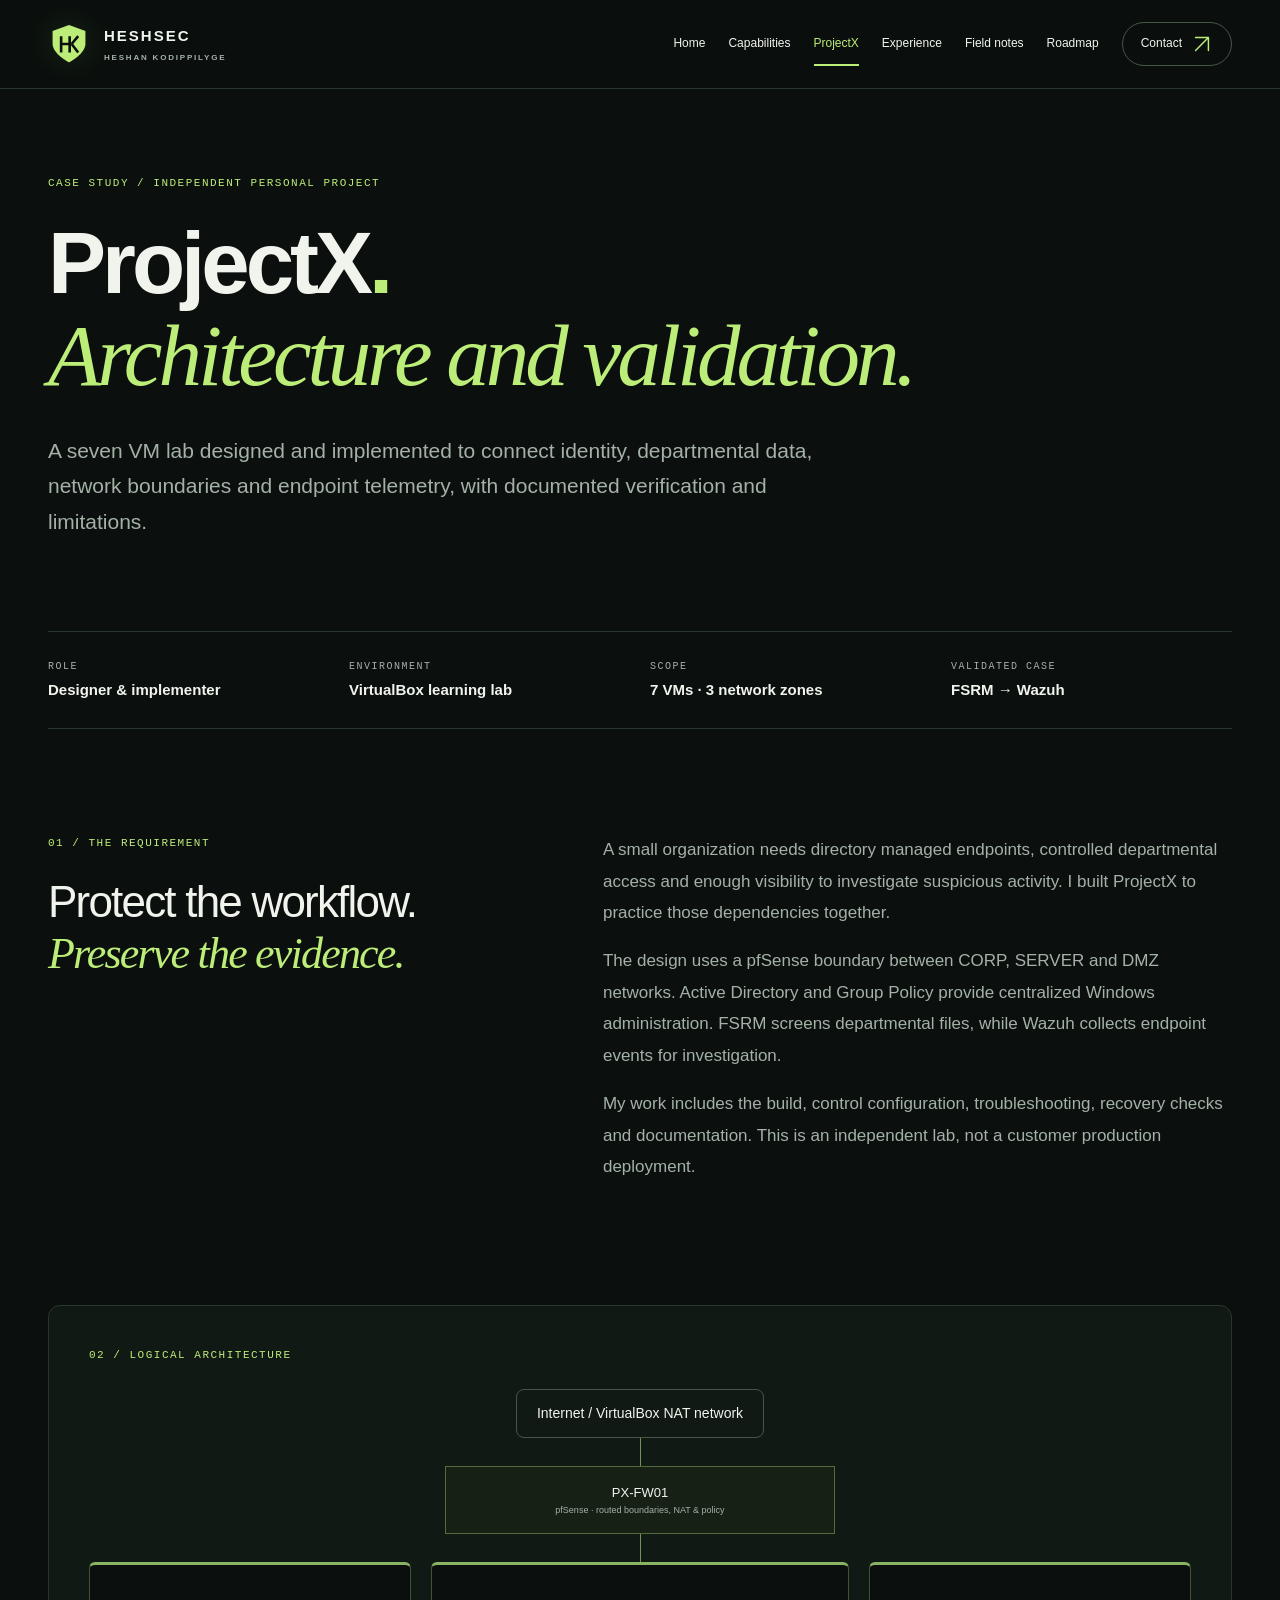
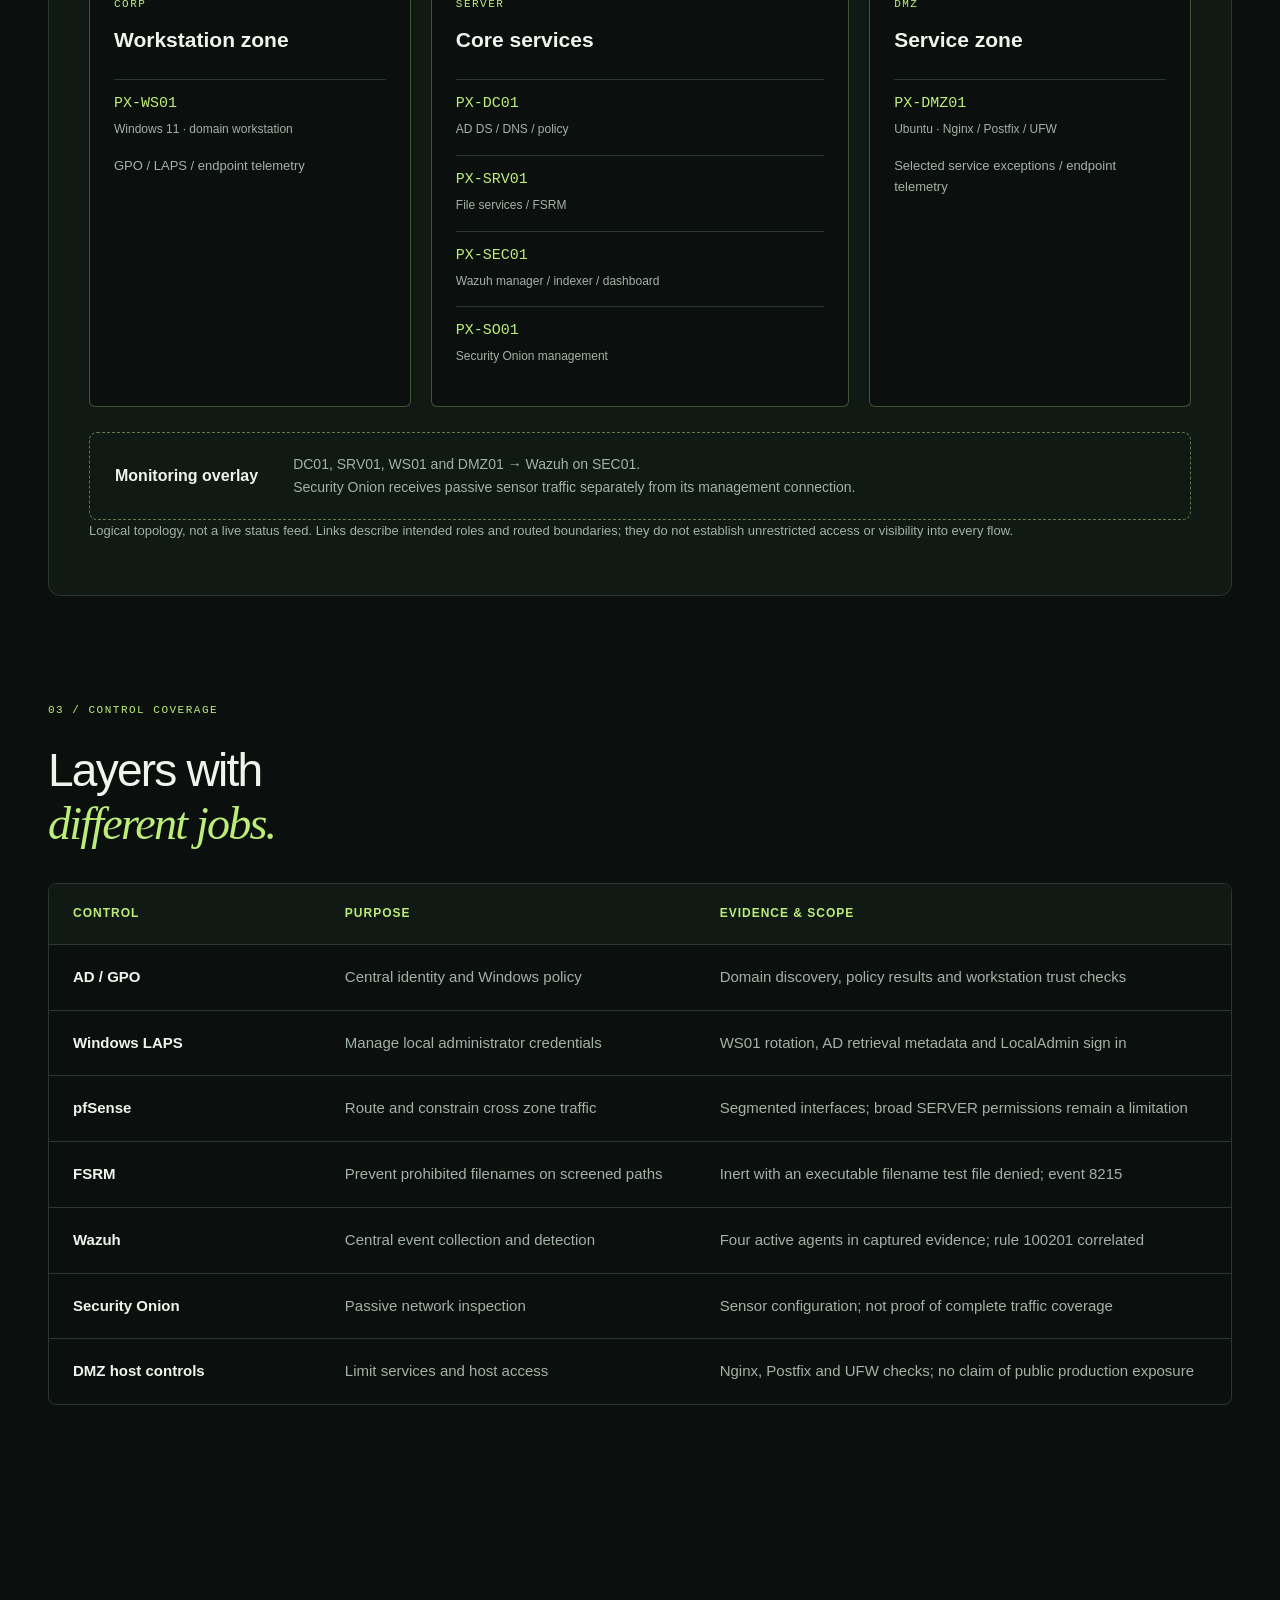
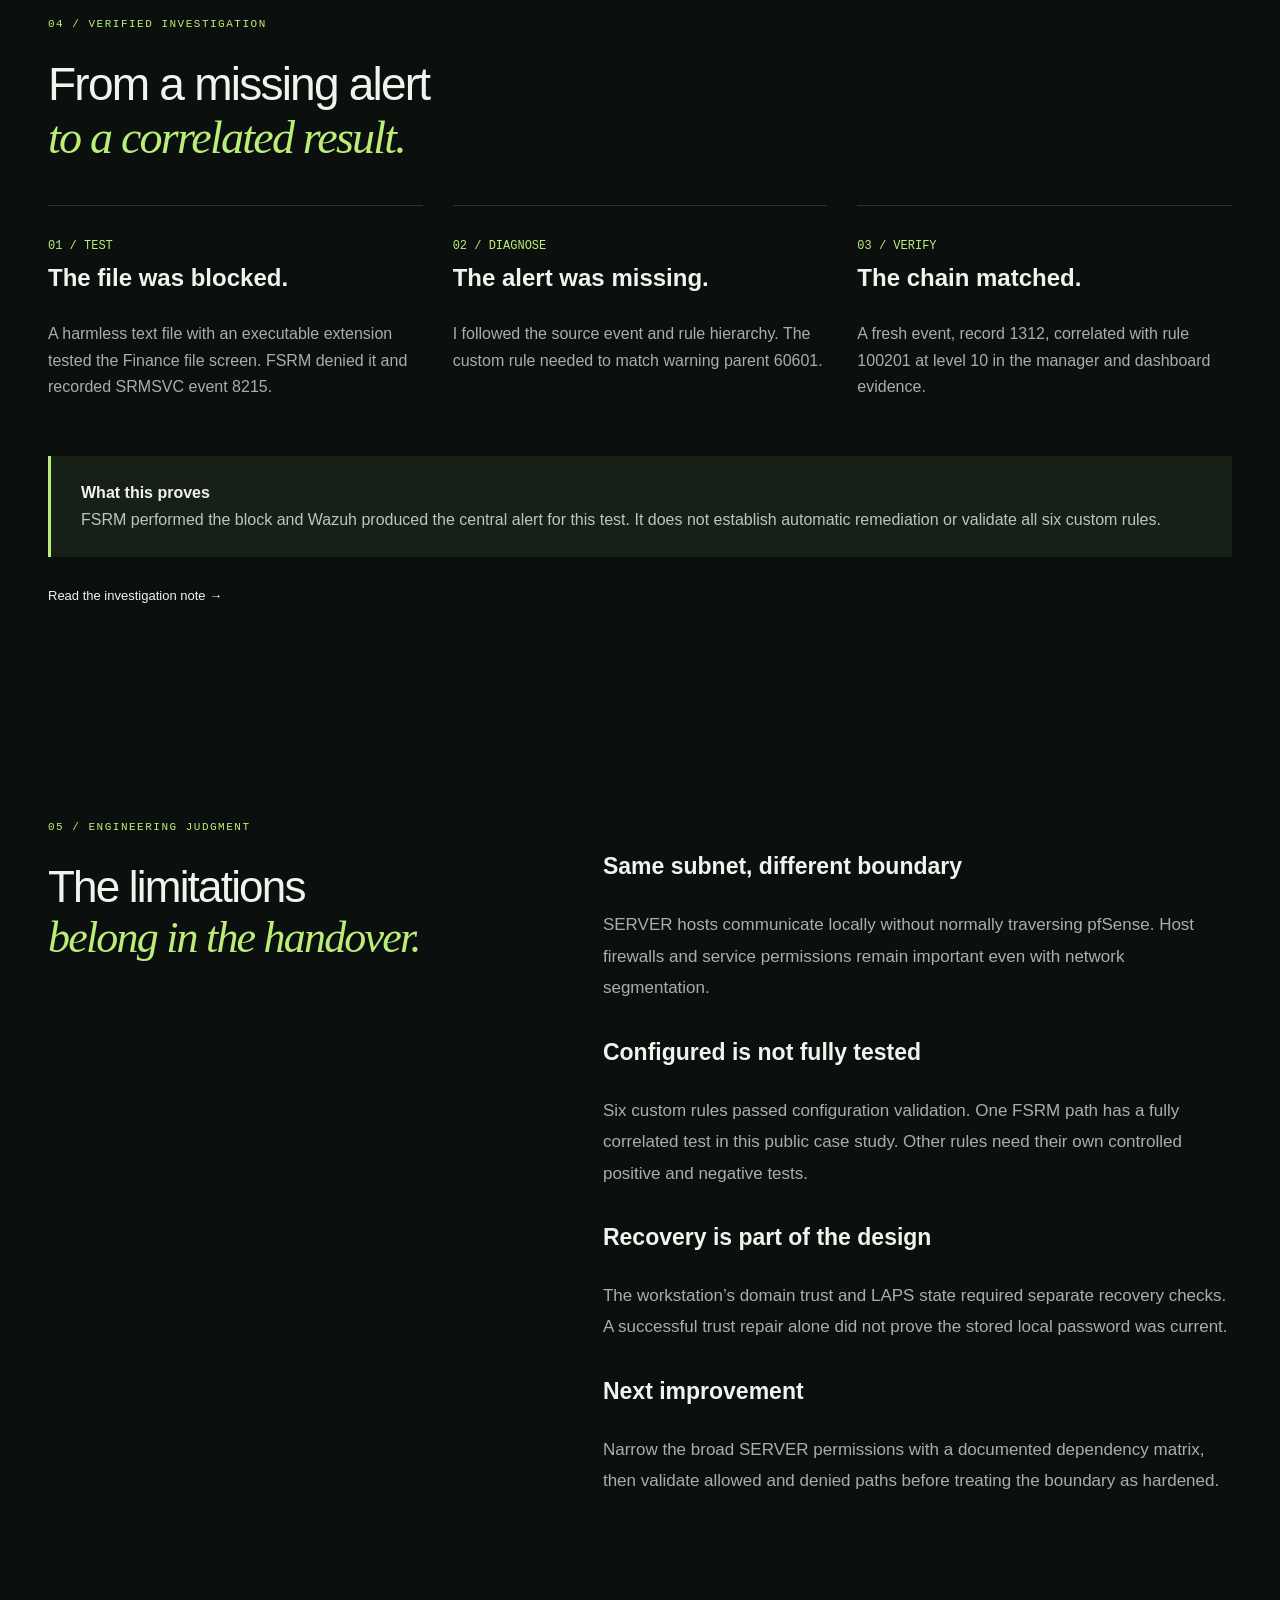
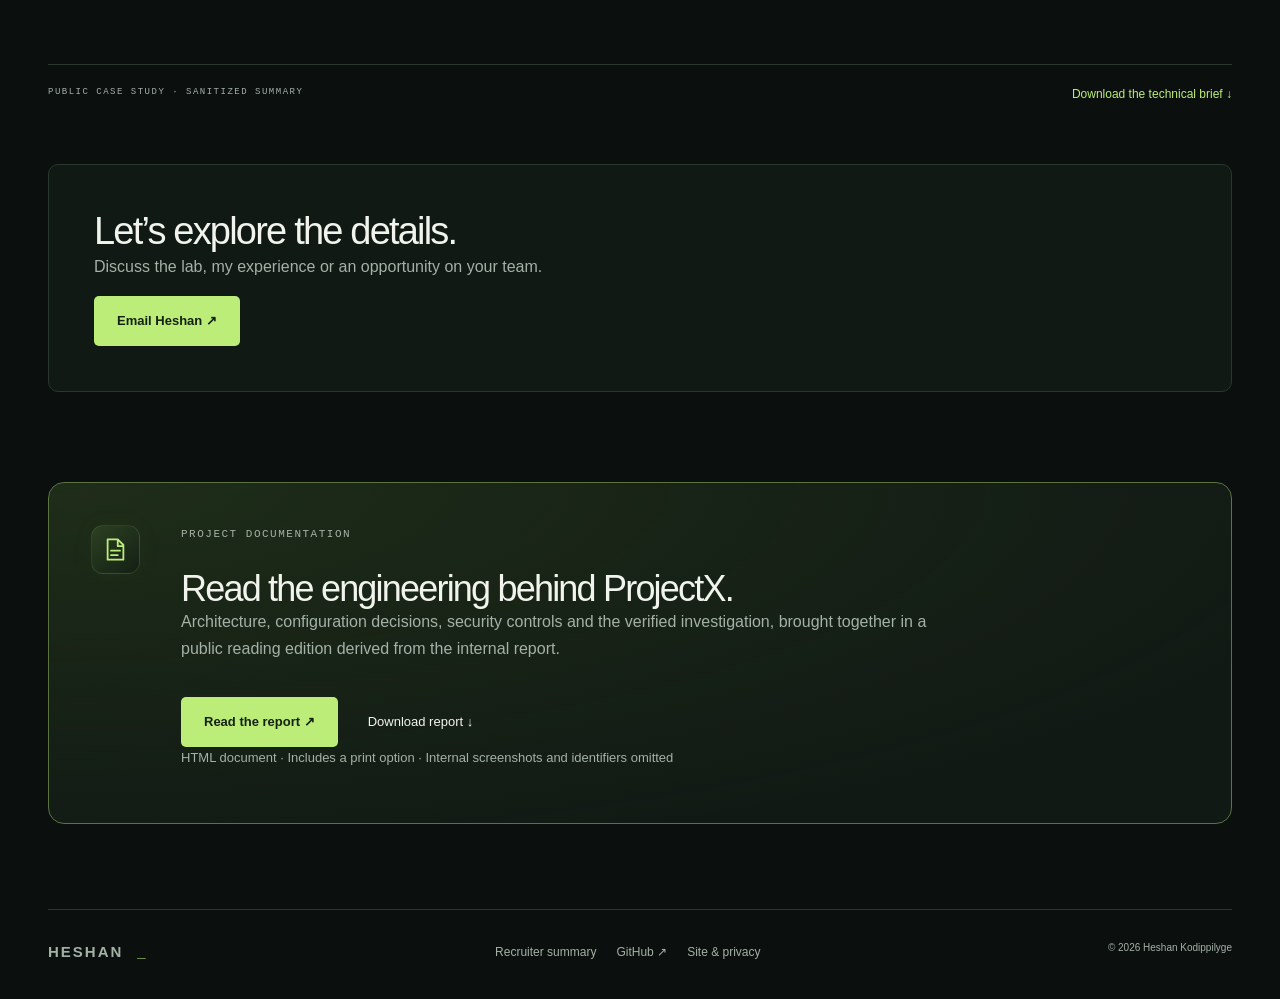
<file: projectx.html>
<!doctype html>
<html lang="en"><head><meta charset="utf-8"><meta name="viewport" content="width=device-width,initial-scale=1"><meta name="theme-color" content="#0b100e"><meta name="description" content="A personally built security lab: architecture, layered controls, a verified FSRM-to-Wazuh investigation and honest scope boundaries."><meta property="og:title" content="ProjectX case study — Heshan"><meta property="og:description" content="A personally built security lab: architecture, layered controls, a verified FSRM-to-Wazuh investigation and honest scope boundaries."><meta property="og:type" content="website"><title>ProjectX case study.  Heshan Kodippilyge</title><link rel="icon" href="assets/favicon.svg" type="image/svg+xml"><link rel="stylesheet" href="styles.css"><script src="app.js" defer></script></head><body><a class="skip" href="#main">Skip to content</a><header class="site-header"><div class="nav wrap"><a class="brand" href="index.html" aria-label="Heshan home"><img src="assets/heshsec.svg" width="42" height="42" alt=""><span>HESHSEC<small>HESHAN KODIPPILYGE</small></span></a><button class="menu" aria-expanded="false" aria-controls="navigation" aria-label="Toggle navigation">Menu ☰</button><nav id="navigation" aria-label="Main navigation"><a href="index.html">Home</a><a href="capabilities.html">Capabilities</a><a href="projectx.html">ProjectX</a><a href="about.html">Experience</a><a href="notes.html">Field notes</a><a href="outlook.html">Roadmap</a><a class="nav-cta" href="index.html#connect">Contact <img class="icon" src="assets/icon-arrow.svg" width="24" height="24" alt=""></a></nav></div></header><main id="main"><section class="page-hero wrap"><p class="eyebrow">CASE STUDY / INDEPENDENT PERSONAL PROJECT</p><h1>ProjectX<span class="lime">.</span><br><em>Architecture and validation.</em></h1><p class="lead">A seven VM lab designed and implemented to connect identity, departmental data, network boundaries and endpoint telemetry, with documented verification and limitations.</p></section>
<div class="wrap project-facts"><div><span>ROLE</span><strong>Designer &amp; implementer</strong></div><div><span>ENVIRONMENT</span><strong>VirtualBox learning lab</strong></div><div><span>SCOPE</span><strong>7 VMs · 3 network zones</strong></div><div><span>VALIDATED CASE</span><strong>FSRM → Wazuh</strong></div></div>
<section class="wrap section detail-grid"><div><p class="eyebrow">01 / THE REQUIREMENT</p><h2>Protect the workflow.<br><em>Preserve the evidence.</em></h2></div><div class="prose"><p>A small organization needs directory managed endpoints, controlled departmental access and enough visibility to investigate suspicious activity. I built ProjectX to practice those dependencies together.</p><p>The design uses a pfSense boundary between CORP, SERVER and DMZ networks. Active Directory and Group Policy provide centralized Windows administration. FSRM screens departmental files, while Wazuh collects endpoint events for investigation.</p><p>My work includes the build, control configuration, troubleshooting, recovery checks and documentation. This is an independent lab, not a customer production deployment.</p></div></section>
<section class="wrap architecture-full"><p class="eyebrow">02 / LOGICAL ARCHITECTURE</p><div class="wan">Internet / VirtualBox NAT network</div><div class="diagram-line" aria-hidden="true"></div><div class="gateway">PX-FW01 <small>pfSense · routed boundaries, NAT &amp; policy</small></div><div class="diagram-line" aria-hidden="true"></div><div class="network-columns"><article><span class="eyebrow">CORP</span><h3>Workstation zone</h3><div class="machine"><strong>PX-WS01</strong><span>Windows 11 · domain workstation</span></div><p>GPO / LAPS / endpoint telemetry</p></article><article><span class="eyebrow">SERVER</span><h3>Core services</h3><div class="machine"><strong>PX-DC01</strong><span>AD DS / DNS / policy</span></div><div class="machine"><strong>PX-SRV01</strong><span>File services / FSRM</span></div><div class="machine"><strong>PX-SEC01</strong><span>Wazuh manager / indexer / dashboard</span></div><div class="machine"><strong>PX-SO01</strong><span>Security Onion management</span></div></article><article><span class="eyebrow">DMZ</span><h3>Service zone</h3><div class="machine"><strong>PX-DMZ01</strong><span>Ubuntu · Nginx / Postfix / UFW</span></div><p>Selected service exceptions / endpoint telemetry</p></article></div><div class="telemetry-band"><strong>Monitoring overlay</strong><p>DC01, SRV01, WS01 and DMZ01 → Wazuh on SEC01.<br>Security Onion receives passive sensor traffic separately from its management connection.</p></div><p class="small">Logical topology, not a live status feed. Links describe intended roles and routed boundaries; they do not establish unrestricted access or visibility into every flow.</p></section>
<section class="wrap section"><p class="eyebrow">03 / CONTROL COVERAGE</p><h2>Layers with<br><em>different jobs.</em></h2><div class="table-scroll" tabindex="0" role="region" aria-label="ProjectX security controls"><table><thead><tr><th>Control</th><th>Purpose</th><th>Evidence &amp; scope</th></tr></thead><tbody><tr><td>AD / GPO</td><td>Central identity and Windows policy</td><td>Domain discovery, policy results and workstation trust checks</td></tr><tr><td>Windows LAPS</td><td>Manage local administrator credentials</td><td>WS01 rotation, AD retrieval metadata and LocalAdmin sign in</td></tr><tr><td>pfSense</td><td>Route and constrain cross zone traffic</td><td>Segmented interfaces; broad SERVER permissions remain a limitation</td></tr><tr><td>FSRM</td><td>Prevent prohibited filenames on screened paths</td><td>Inert with an executable filename test file denied; event 8215</td></tr><tr><td>Wazuh</td><td>Central event collection and detection</td><td>Four active agents in captured evidence; rule 100201 correlated</td></tr><tr><td>Security Onion</td><td>Passive network inspection</td><td>Sensor configuration; not proof of complete traffic coverage</td></tr><tr><td>DMZ host controls</td><td>Limit services and host access</td><td>Nginx, Postfix and UFW checks; no claim of public production exposure</td></tr></tbody></table></div></section>
<section class="wrap section"><p class="eyebrow">04 / VERIFIED INVESTIGATION</p><h2>From a missing alert<br><em>to a correlated result.</em></h2><div class="case-steps"><article><span>01 / TEST</span><h3>The file was blocked.</h3><p>A harmless text file with an executable extension tested the Finance file screen. FSRM denied it and recorded SRMSVC event 8215.</p></article><article><span>02 / DIAGNOSE</span><h3>The alert was missing.</h3><p>I followed the source event and rule hierarchy. The custom rule needed to match warning parent 60601.</p></article><article><span>03 / VERIFY</span><h3>The chain matched.</h3><p>A fresh event, record 1312, correlated with rule 100201 at level 10 in the manager and dashboard evidence.</p></article></div><div class="callout"><strong>What this proves</strong><p>FSRM performed the block and Wazuh produced the central alert for this test. It does not establish automatic remediation or validate all six custom rules.</p></div><a class="text-link" href="notes.html#detection">Read the investigation note →</a></section>
<section class="wrap section detail-grid"><div><p class="eyebrow">05 / ENGINEERING JUDGMENT</p><h2>The limitations<br><em>belong in the handover.</em></h2></div><div class="prose"><h3>Same subnet, different boundary</h3><p>SERVER hosts communicate locally without normally traversing pfSense. Host firewalls and service permissions remain important even with network segmentation.</p><h3>Configured is not fully tested</h3><p>Six custom rules passed configuration validation. One FSRM path has a fully correlated test in this public case study. Other rules need their own controlled positive and negative tests.</p><h3>Recovery is part of the design</h3><p>The workstation’s domain trust and LAPS state required separate recovery checks. A successful trust repair alone did not prove the stored local password was current.</p><h3>Next improvement</h3><p>Narrow the broad SERVER permissions with a documented dependency matrix, then validate allowed and denied paths before treating the boundary as hardened.</p></div></section>
<div class="wrap evidence-footer"><span class="mono">PUBLIC CASE STUDY · SANITIZED SUMMARY</span><a href="assets/projectx-case-study.md" download>Download the technical brief ↓</a></div><aside class="end-cta wrap"><h2>Let’s explore the details.</h2><p>Discuss the lab, my experience or an opportunity on your team.</p><a class="button primary" href="mailto:heshankodippilyge@outlook.com">Email Heshan ↗</a></aside><section class="wrap report-download"><img class="feature-icon" src="assets/icon-file.svg" width="24" height="24" alt=""><div><p class="eyebrow">PROJECT DOCUMENTATION</p><h2>Read the engineering behind ProjectX.</h2><p>Architecture, configuration decisions, security controls and the verified investigation, brought together in a public reading edition derived from the internal report.</p><div class="actions"><a class="button primary" href="report.html">Read the report ↗</a><a class="text-link" href="projectx-public-report.html" download>Download report ↓</a></div><p class="small">HTML document · Includes a print option · Internal screenshots and identifiers omitted</p></div></section></main><footer class="wrap"><a class="brand" href="index.html">HESHAN<span class="lime">_</span></a><div class="footer-links"><a href="resume.html">Recruiter summary</a><a href="https://github.com/HeshSec">GitHub ↗</a><a href="privacy.html">Site &amp; privacy</a></div><span>© 2026 Heshan Kodippilyge</span></footer></body></html>
</file>
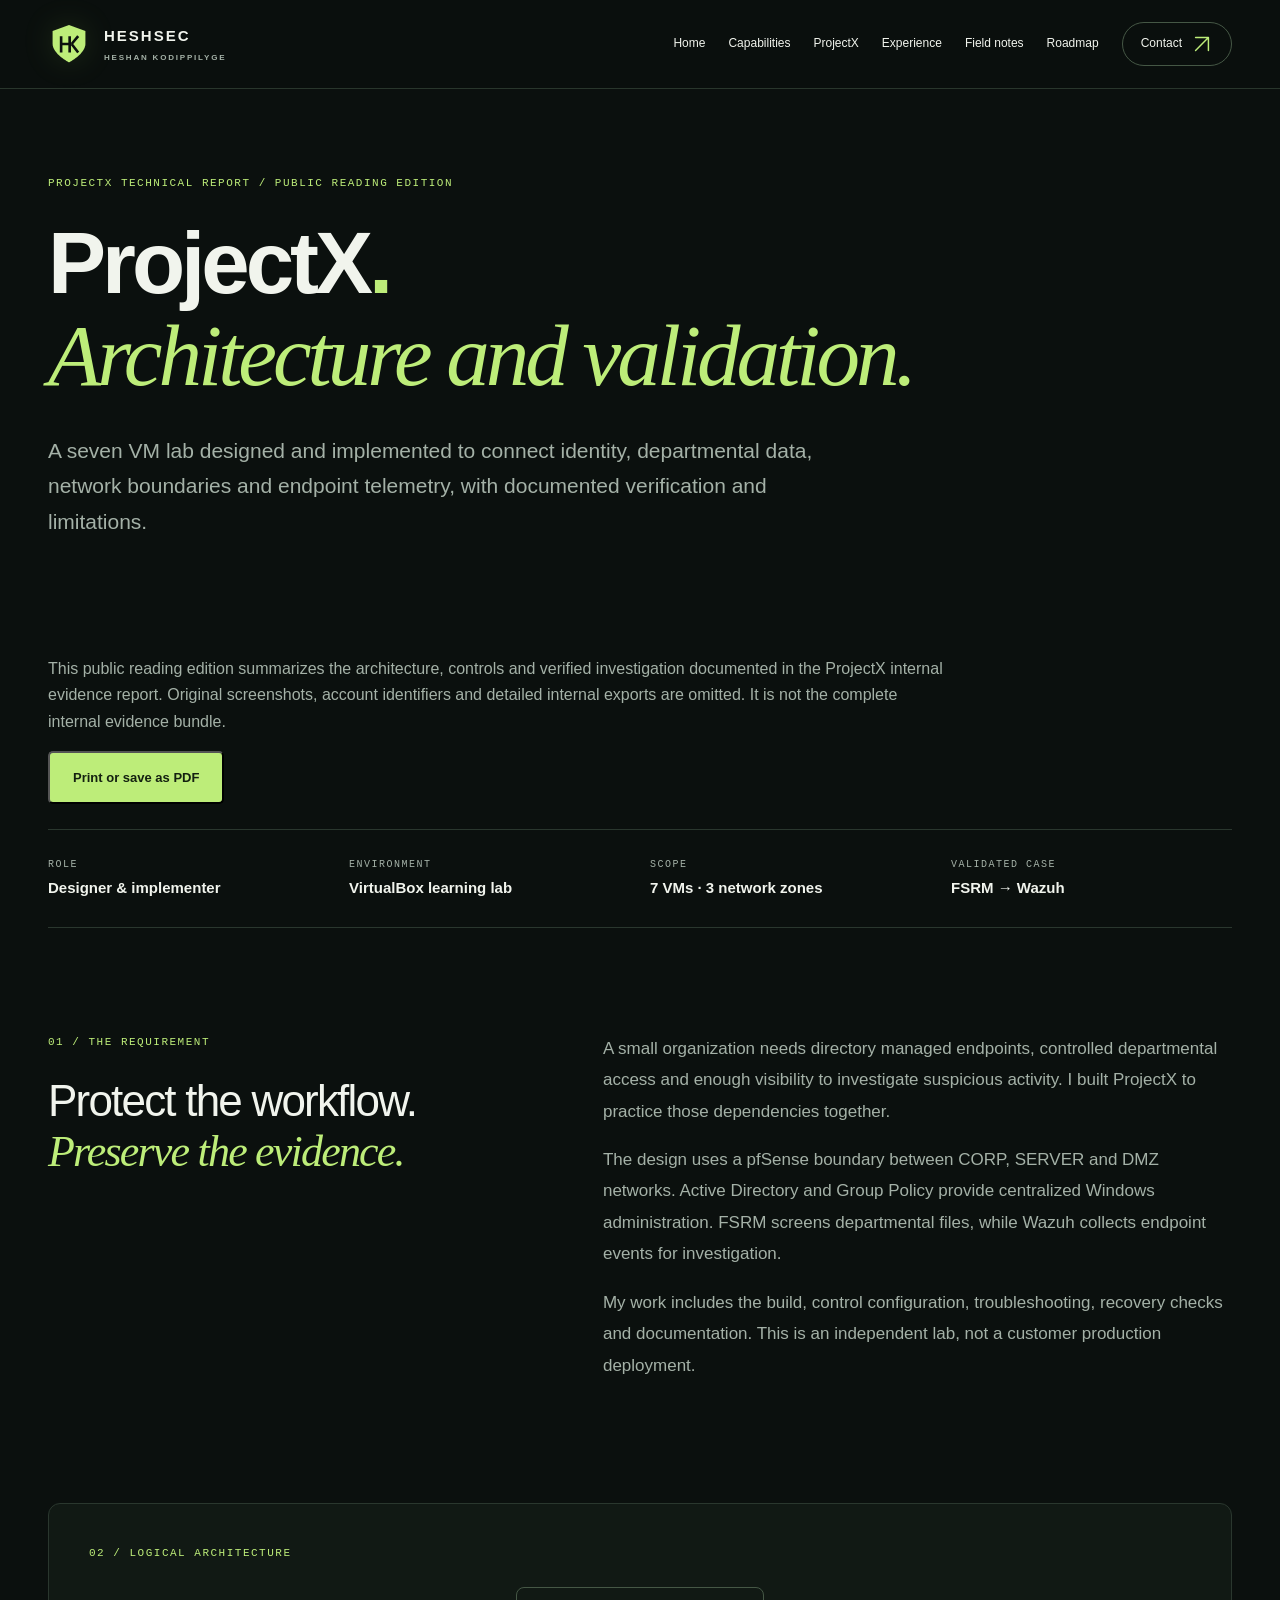
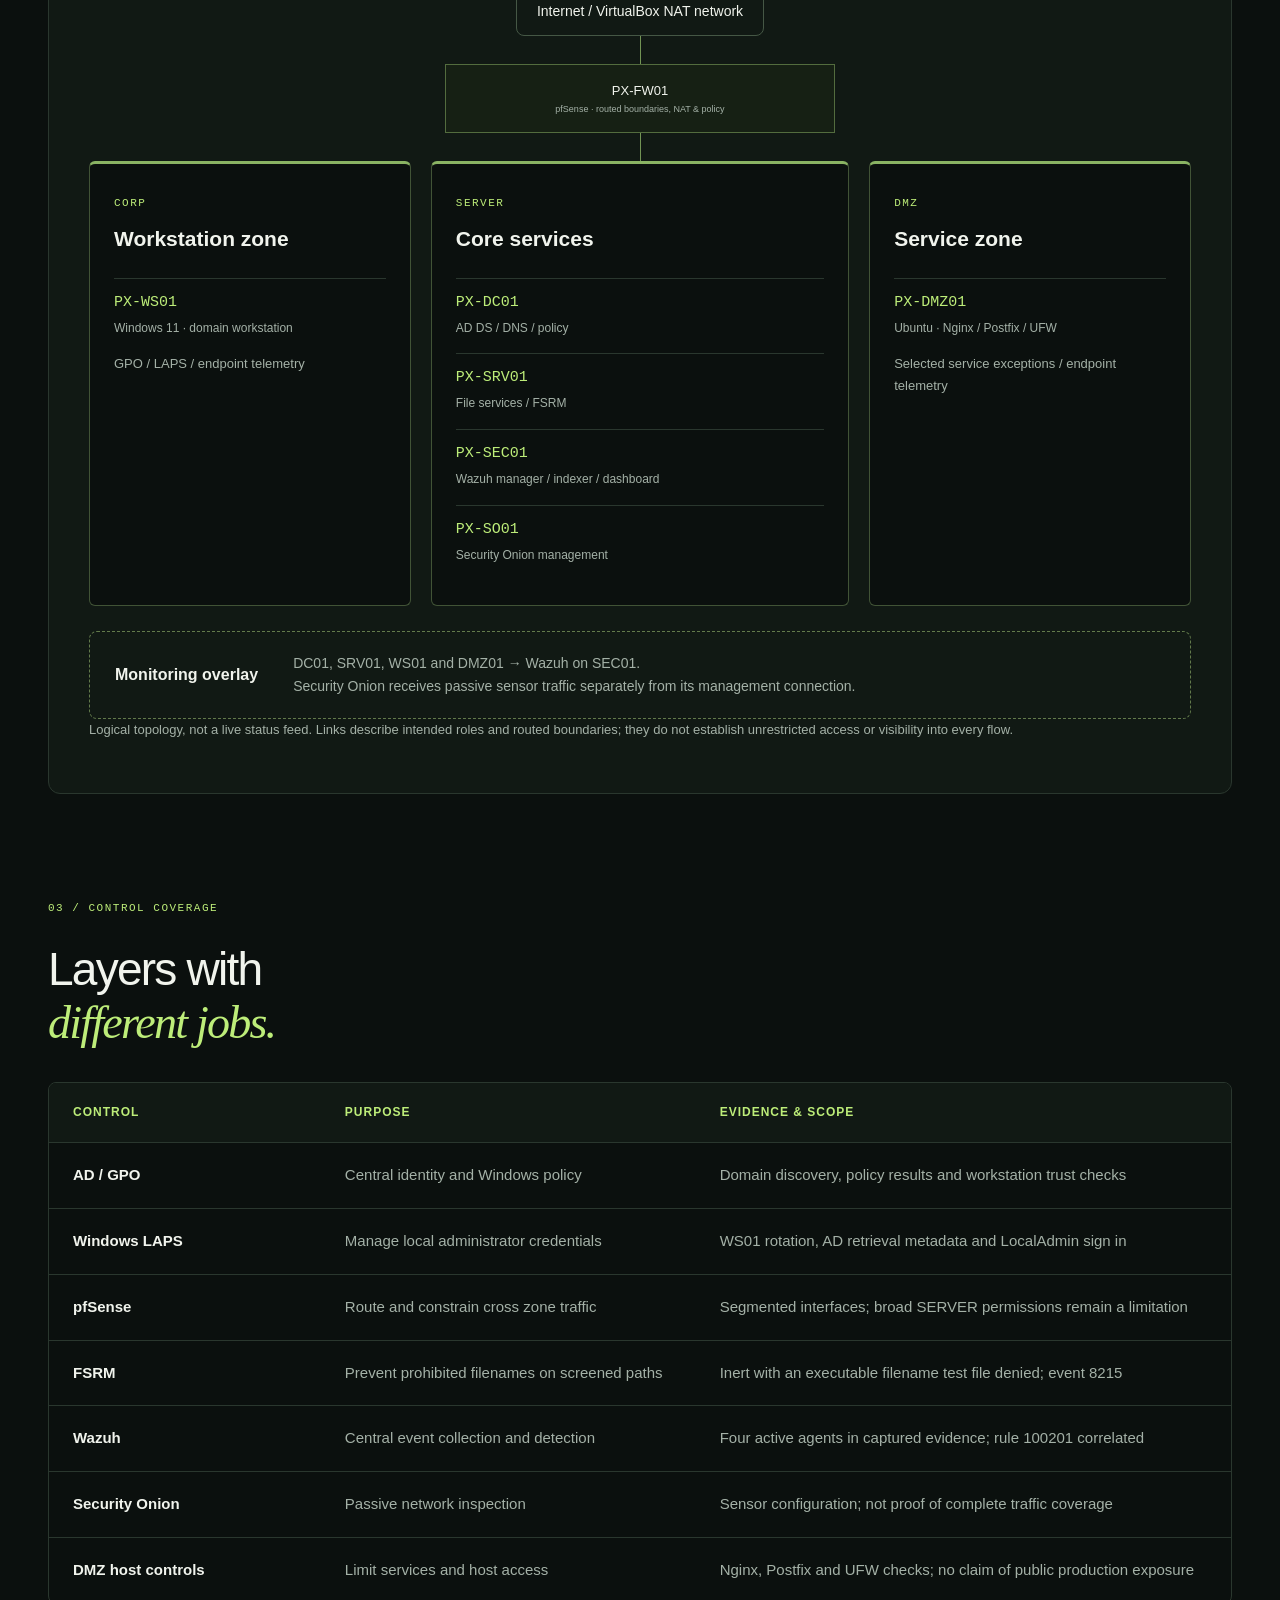
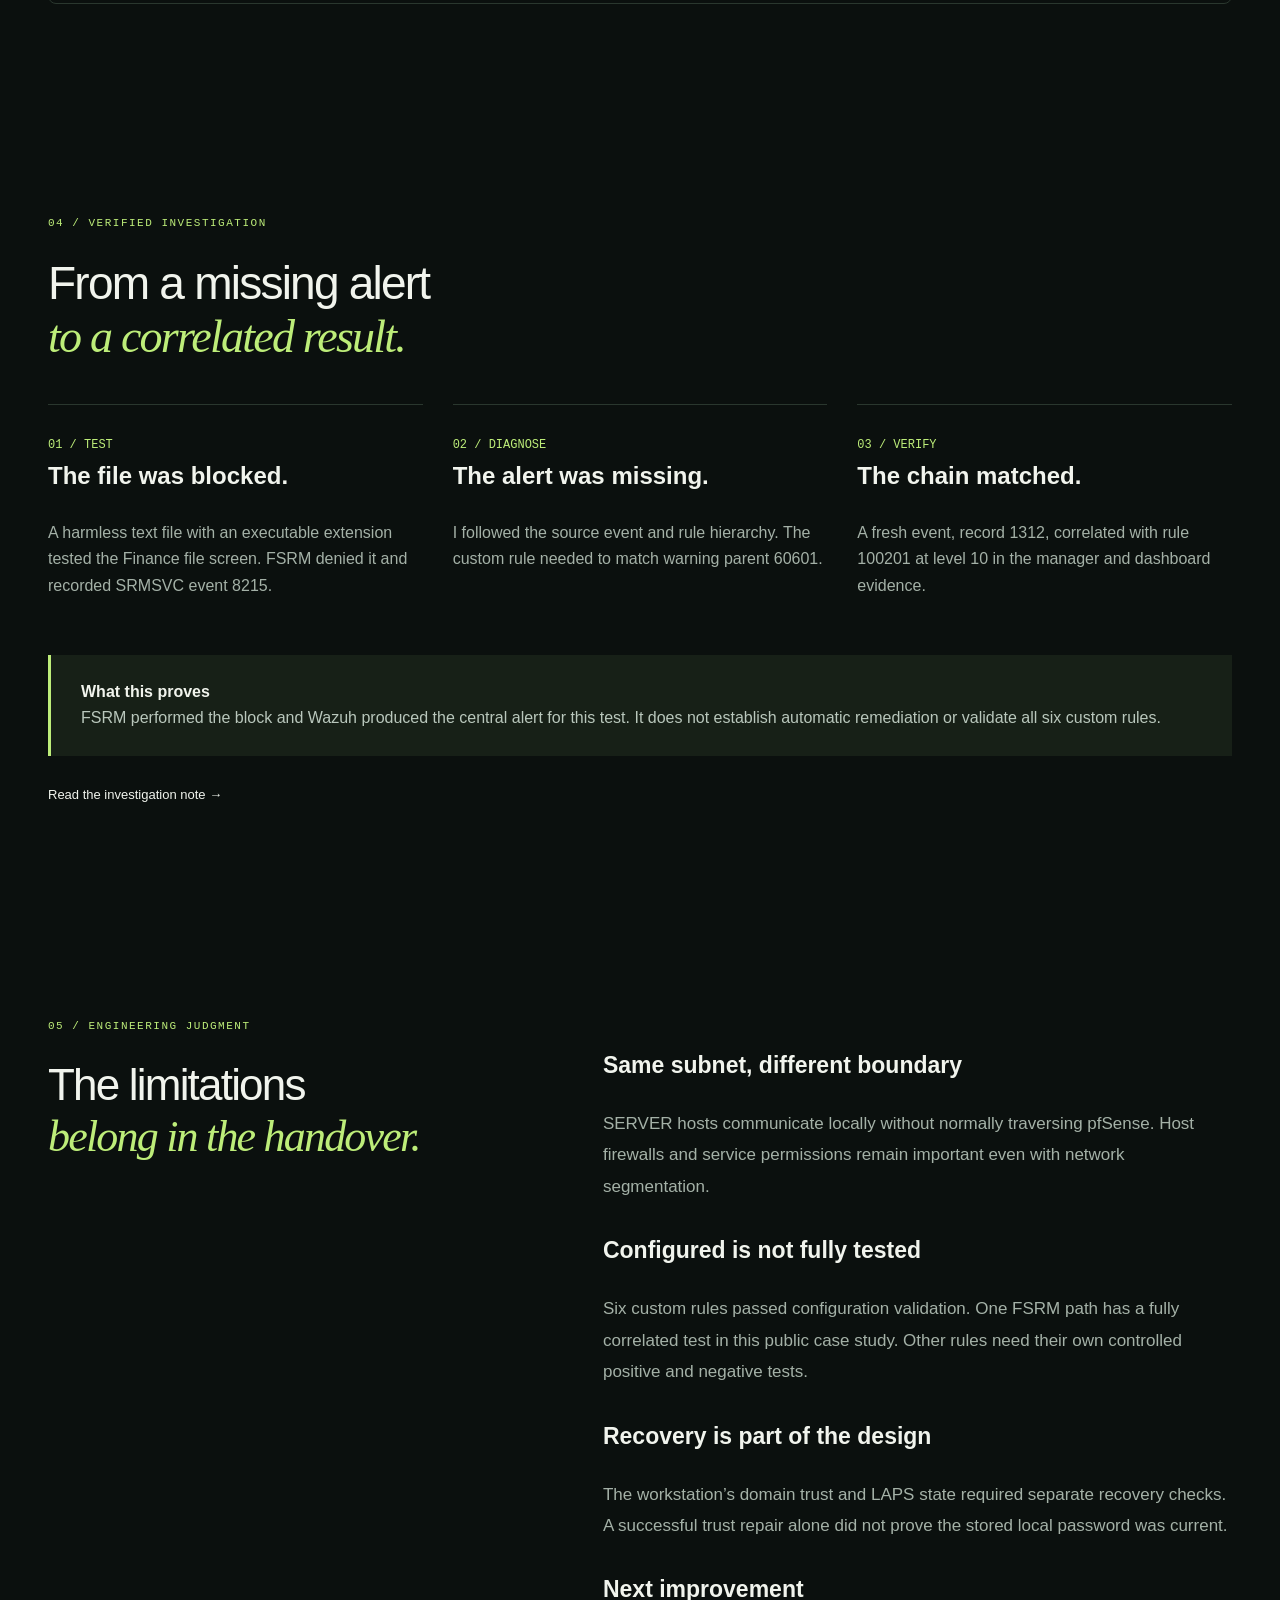
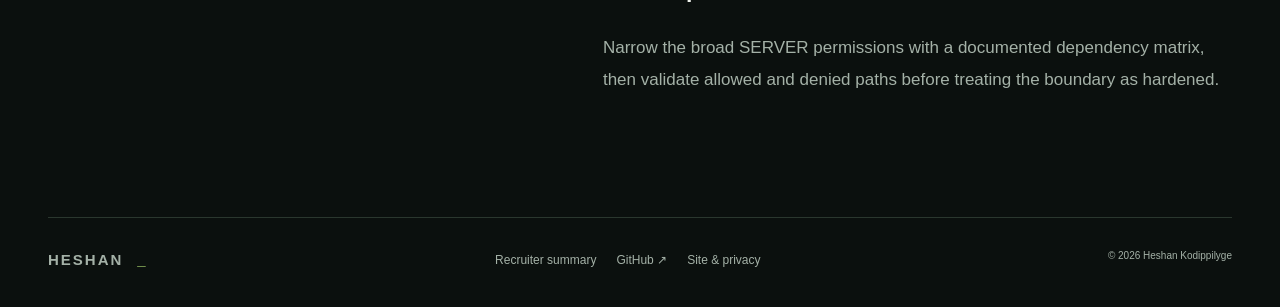
<file: report.html>
<!doctype html>
<html lang="en"><head><meta charset="utf-8"><meta name="viewport" content="width=device-width,initial-scale=1"><meta name="theme-color" content="#0b100e"><meta name="description" content="Public reading edition of the ProjectX documentation, with architecture, control coverage, investigation and limitations."><meta property="og:title" content="ProjectX technical report"><meta property="og:description" content="Public reading edition of the ProjectX documentation, with architecture, control coverage, investigation and limitations."><meta property="og:type" content="website"><title>ProjectX technical report | Heshan Kodippilyge</title><link rel="icon" href="assets/favicon.svg" type="image/svg+xml"><link rel="stylesheet" href="styles.css"><script src="app.js" defer></script></head><body><a class="skip" href="#main">Skip to content</a><header class="site-header"><div class="nav wrap"><a class="brand" href="index.html" aria-label="Heshan home"><img src="assets/heshsec.svg" width="42" height="42" alt=""><span>HESHSEC<small>HESHAN KODIPPILYGE</small></span></a><button class="menu" aria-expanded="false" aria-controls="navigation" aria-label="Toggle navigation">Menu ☰</button><nav id="navigation" aria-label="Main navigation"><a href="index.html">Home</a><a href="capabilities.html">Capabilities</a><a href="projectx.html">ProjectX</a><a href="about.html">Experience</a><a href="notes.html">Field notes</a><a href="outlook.html">Roadmap</a><a class="nav-cta" href="index.html#connect">Contact <img class="icon" src="assets/icon-arrow.svg" width="24" height="24" alt=""></a></nav></div></header><main id="main"><section class="page-hero wrap"><p class="eyebrow">PROJECTX TECHNICAL REPORT / PUBLIC READING EDITION</p><h1>ProjectX<span class="lime">.</span><br><em>Architecture and validation.</em></h1><p class="lead">A seven VM lab designed and implemented to connect identity, departmental data, network boundaries and endpoint telemetry, with documented verification and limitations.</p></section>
<div class="wrap report-notice"><p>This public reading edition summarizes the architecture, controls and verified investigation documented in the ProjectX internal evidence report. Original screenshots, account identifiers and detailed internal exports are omitted. It is not the complete internal evidence bundle.</p><button id="print-resume" class="button primary">Print or save as PDF</button></div><div class="wrap project-facts"><div><span>ROLE</span><strong>Designer &amp; implementer</strong></div><div><span>ENVIRONMENT</span><strong>VirtualBox learning lab</strong></div><div><span>SCOPE</span><strong>7 VMs · 3 network zones</strong></div><div><span>VALIDATED CASE</span><strong>FSRM → Wazuh</strong></div></div>
<section class="wrap section detail-grid"><div><p class="eyebrow">01 / THE REQUIREMENT</p><h2>Protect the workflow.<br><em>Preserve the evidence.</em></h2></div><div class="prose"><p>A small organization needs directory managed endpoints, controlled departmental access and enough visibility to investigate suspicious activity. I built ProjectX to practice those dependencies together.</p><p>The design uses a pfSense boundary between CORP, SERVER and DMZ networks. Active Directory and Group Policy provide centralized Windows administration. FSRM screens departmental files, while Wazuh collects endpoint events for investigation.</p><p>My work includes the build, control configuration, troubleshooting, recovery checks and documentation. This is an independent lab, not a customer production deployment.</p></div></section>
<section class="wrap architecture-full"><p class="eyebrow">02 / LOGICAL ARCHITECTURE</p><div class="wan">Internet / VirtualBox NAT network</div><div class="diagram-line" aria-hidden="true"></div><div class="gateway">PX-FW01 <small>pfSense · routed boundaries, NAT &amp; policy</small></div><div class="diagram-line" aria-hidden="true"></div><div class="network-columns"><article><span class="eyebrow">CORP</span><h3>Workstation zone</h3><div class="machine"><strong>PX-WS01</strong><span>Windows 11 · domain workstation</span></div><p>GPO / LAPS / endpoint telemetry</p></article><article><span class="eyebrow">SERVER</span><h3>Core services</h3><div class="machine"><strong>PX-DC01</strong><span>AD DS / DNS / policy</span></div><div class="machine"><strong>PX-SRV01</strong><span>File services / FSRM</span></div><div class="machine"><strong>PX-SEC01</strong><span>Wazuh manager / indexer / dashboard</span></div><div class="machine"><strong>PX-SO01</strong><span>Security Onion management</span></div></article><article><span class="eyebrow">DMZ</span><h3>Service zone</h3><div class="machine"><strong>PX-DMZ01</strong><span>Ubuntu · Nginx / Postfix / UFW</span></div><p>Selected service exceptions / endpoint telemetry</p></article></div><div class="telemetry-band"><strong>Monitoring overlay</strong><p>DC01, SRV01, WS01 and DMZ01 → Wazuh on SEC01.<br>Security Onion receives passive sensor traffic separately from its management connection.</p></div><p class="small">Logical topology, not a live status feed. Links describe intended roles and routed boundaries; they do not establish unrestricted access or visibility into every flow.</p></section>
<section class="wrap section"><p class="eyebrow">03 / CONTROL COVERAGE</p><h2>Layers with<br><em>different jobs.</em></h2><div class="table-scroll" tabindex="0" role="region" aria-label="ProjectX security controls"><table><thead><tr><th>Control</th><th>Purpose</th><th>Evidence &amp; scope</th></tr></thead><tbody><tr><td>AD / GPO</td><td>Central identity and Windows policy</td><td>Domain discovery, policy results and workstation trust checks</td></tr><tr><td>Windows LAPS</td><td>Manage local administrator credentials</td><td>WS01 rotation, AD retrieval metadata and LocalAdmin sign in</td></tr><tr><td>pfSense</td><td>Route and constrain cross zone traffic</td><td>Segmented interfaces; broad SERVER permissions remain a limitation</td></tr><tr><td>FSRM</td><td>Prevent prohibited filenames on screened paths</td><td>Inert with an executable filename test file denied; event 8215</td></tr><tr><td>Wazuh</td><td>Central event collection and detection</td><td>Four active agents in captured evidence; rule 100201 correlated</td></tr><tr><td>Security Onion</td><td>Passive network inspection</td><td>Sensor configuration; not proof of complete traffic coverage</td></tr><tr><td>DMZ host controls</td><td>Limit services and host access</td><td>Nginx, Postfix and UFW checks; no claim of public production exposure</td></tr></tbody></table></div></section>
<section class="wrap section"><p class="eyebrow">04 / VERIFIED INVESTIGATION</p><h2>From a missing alert<br><em>to a correlated result.</em></h2><div class="case-steps"><article><span>01 / TEST</span><h3>The file was blocked.</h3><p>A harmless text file with an executable extension tested the Finance file screen. FSRM denied it and recorded SRMSVC event 8215.</p></article><article><span>02 / DIAGNOSE</span><h3>The alert was missing.</h3><p>I followed the source event and rule hierarchy. The custom rule needed to match warning parent 60601.</p></article><article><span>03 / VERIFY</span><h3>The chain matched.</h3><p>A fresh event, record 1312, correlated with rule 100201 at level 10 in the manager and dashboard evidence.</p></article></div><div class="callout"><strong>What this proves</strong><p>FSRM performed the block and Wazuh produced the central alert for this test. It does not establish automatic remediation or validate all six custom rules.</p></div><a class="text-link" href="notes.html#detection">Read the investigation note →</a></section>
<section class="wrap section detail-grid"><div><p class="eyebrow">05 / ENGINEERING JUDGMENT</p><h2>The limitations<br><em>belong in the handover.</em></h2></div><div class="prose"><h3>Same subnet, different boundary</h3><p>SERVER hosts communicate locally without normally traversing pfSense. Host firewalls and service permissions remain important even with network segmentation.</p><h3>Configured is not fully tested</h3><p>Six custom rules passed configuration validation. One FSRM path has a fully correlated test in this public case study. Other rules need their own controlled positive and negative tests.</p><h3>Recovery is part of the design</h3><p>The workstation’s domain trust and LAPS state required separate recovery checks. A successful trust repair alone did not prove the stored local password was current.</p><h3>Next improvement</h3><p>Narrow the broad SERVER permissions with a documented dependency matrix, then validate allowed and denied paths before treating the boundary as hardened.</p></div></section>
</main><footer class="wrap"><a class="brand" href="index.html">HESHAN<span class="lime">_</span></a><div class="footer-links"><a href="resume.html">Recruiter summary</a><a href="https://github.com/HeshSec">GitHub ↗</a><a href="privacy.html">Site &amp; privacy</a></div><span>© 2026 Heshan Kodippilyge</span></footer></body></html>
</file>
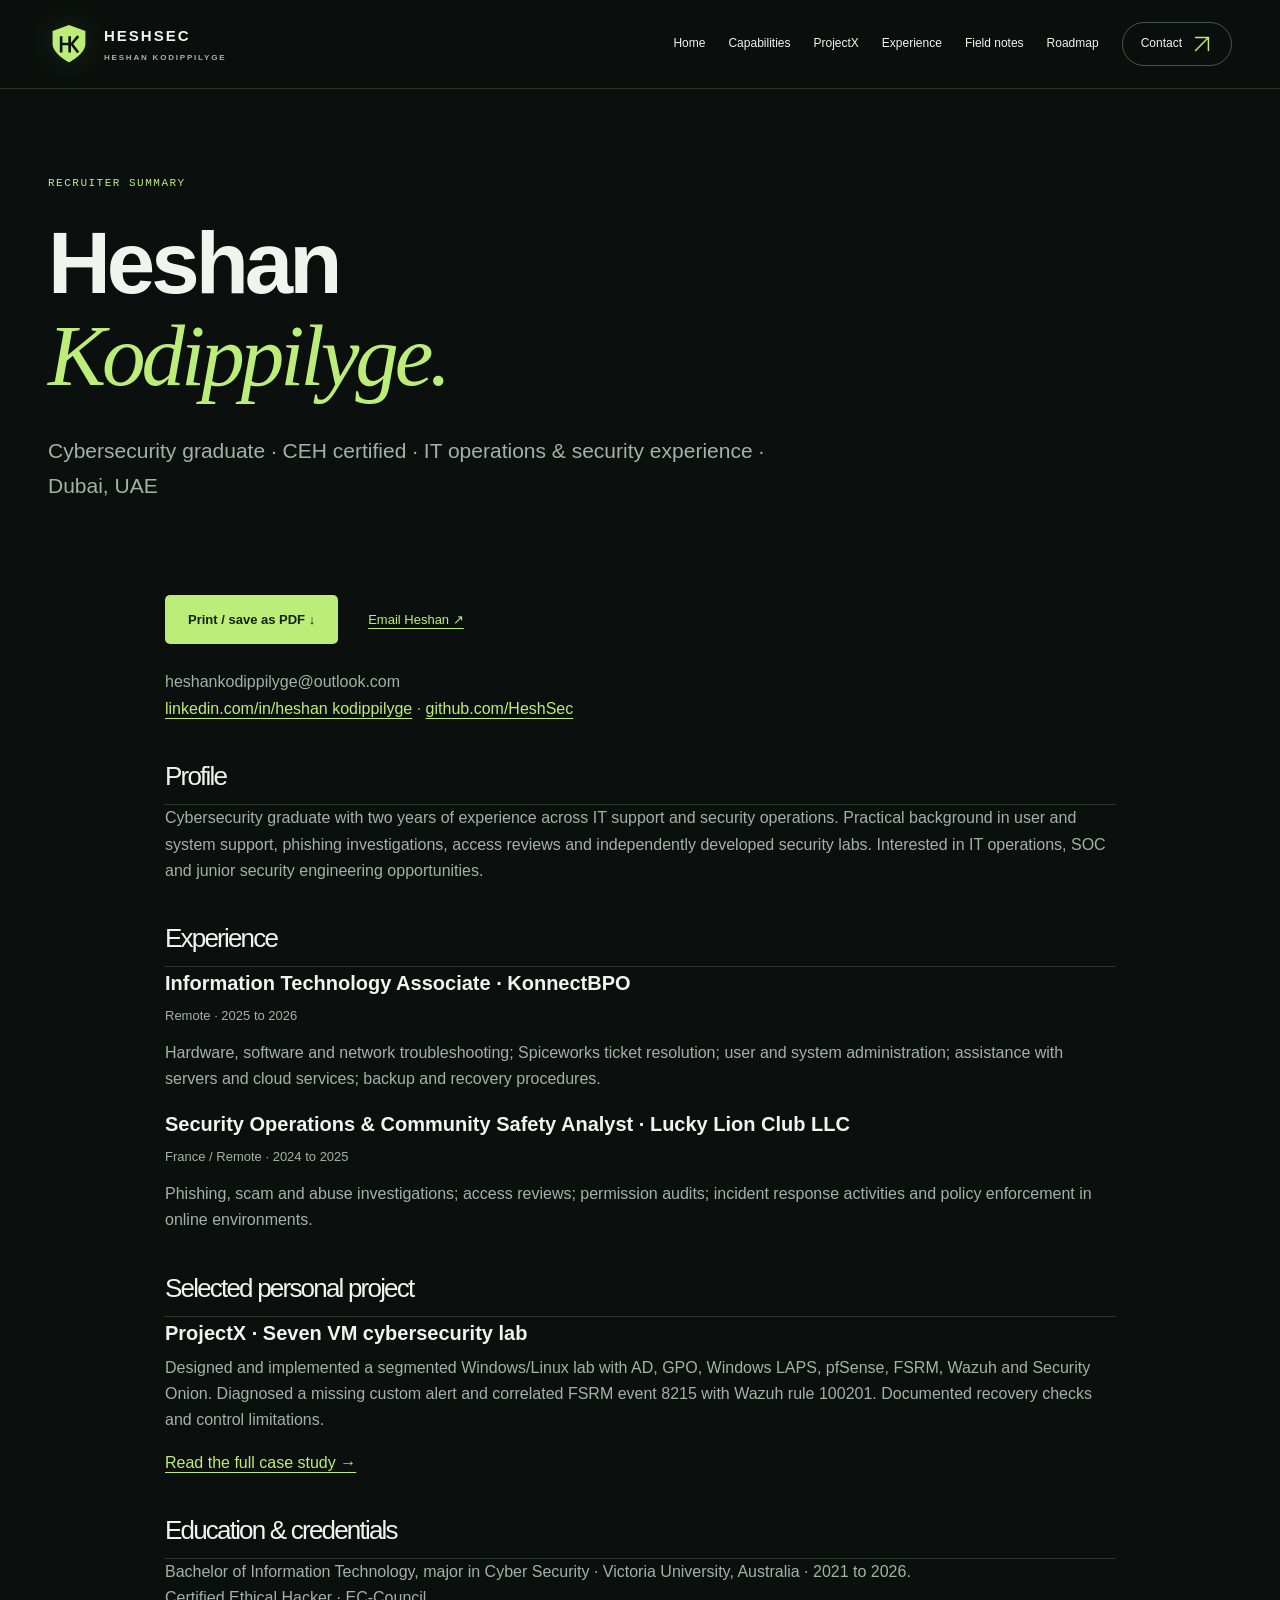
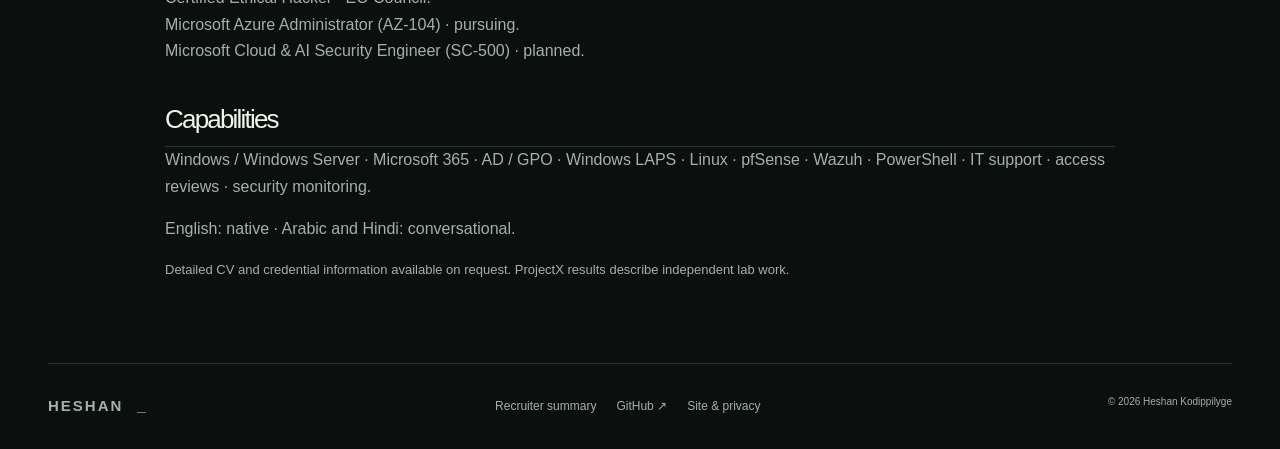
<file: resume.html>
<!doctype html>
<html lang="en"><head><meta charset="utf-8"><meta name="viewport" content="width=device-width,initial-scale=1"><meta name="theme-color" content="#0b100e"><meta name="description" content="A concise, printable overview of Heshan’s experience, cybersecurity lab, education and certification progress."><meta property="og:title" content="Recruiter summary — Heshan"><meta property="og:description" content="A concise, printable overview of Heshan’s experience, cybersecurity lab, education and certification progress."><meta property="og:type" content="website"><title>Recruiter summary.  Heshan Kodippilyge</title><link rel="icon" href="assets/favicon.svg" type="image/svg+xml"><link rel="stylesheet" href="styles.css"><script src="app.js" defer></script></head><body><a class="skip" href="#main">Skip to content</a><header class="site-header"><div class="nav wrap"><a class="brand" href="index.html" aria-label="Heshan home"><img src="assets/heshsec.svg" width="42" height="42" alt=""><span>HESHSEC<small>HESHAN KODIPPILYGE</small></span></a><button class="menu" aria-expanded="false" aria-controls="navigation" aria-label="Toggle navigation">Menu ☰</button><nav id="navigation" aria-label="Main navigation"><a href="index.html">Home</a><a href="capabilities.html">Capabilities</a><a href="projectx.html">ProjectX</a><a href="about.html">Experience</a><a href="notes.html">Field notes</a><a href="outlook.html">Roadmap</a><a class="nav-cta" href="index.html#connect">Contact <img class="icon" src="assets/icon-arrow.svg" width="24" height="24" alt=""></a></nav></div></header><main id="main"><section class="page-hero wrap"><p class="eyebrow">RECRUITER SUMMARY</p><h1>Heshan<br><em>Kodippilyge.</em></h1><p class="lead">Cybersecurity graduate · CEH certified · IT operations &amp; security experience · Dubai, UAE</p></section>
<section class="wrap resume-sheet"><div class="resume-actions"><button class="button primary" id="print-resume">Print / save as PDF ↓</button><a class="text-link" href="mailto:heshankodippilyge@outlook.com">Email Heshan ↗</a></div><p class="resume-contact">heshankodippilyge@outlook.com<br><a href="https://www.linkedin.com/in/heshan-kodippilyge">linkedin.com/in/heshan kodippilyge</a> · <a href="https://github.com/HeshSec">github.com/HeshSec</a></p><h2>Profile</h2><p>Cybersecurity graduate with two years of experience across IT support and security operations. Practical background in user and system support, phishing investigations, access reviews and independently developed security labs. Interested in IT operations, SOC and junior security engineering opportunities.</p><h2>Experience</h2><h3>Information Technology Associate · KonnectBPO</h3><p class="small">Remote · 2025 to 2026</p><p>Hardware, software and network troubleshooting; Spiceworks ticket resolution; user and system administration; assistance with servers and cloud services; backup and recovery procedures.</p><h3>Security Operations &amp; Community Safety Analyst · Lucky Lion Club LLC</h3><p class="small">France / Remote · 2024 to 2025</p><p>Phishing, scam and abuse investigations; access reviews; permission audits; incident response activities and policy enforcement in online environments.</p><h2>Selected personal project</h2><h3>ProjectX · Seven VM cybersecurity lab</h3><p>Designed and implemented a segmented Windows/Linux lab with AD, GPO, Windows LAPS, pfSense, FSRM, Wazuh and Security Onion. Diagnosed a missing custom alert and correlated FSRM event 8215 with Wazuh rule 100201. Documented recovery checks and control limitations.</p><p><a href="projectx.html">Read the full case study →</a></p><h2>Education &amp; credentials</h2><p>Bachelor of Information Technology, major in Cyber Security · Victoria University, Australia · 2021 to 2026.<br>Certified Ethical Hacker · EC-Council.<br>Microsoft Azure Administrator (AZ-104) · pursuing.<br>Microsoft Cloud &amp; AI Security Engineer (SC-500) · planned.</p><h2>Capabilities</h2><p>Windows / Windows Server · Microsoft 365 · AD / GPO · Windows LAPS · Linux · pfSense · Wazuh · PowerShell · IT support · access reviews · security monitoring.</p><p>English: native · Arabic and Hindi: conversational.</p><p class="small">Detailed CV and credential information available on request. ProjectX results describe independent lab work.</p></section></main><footer class="wrap"><a class="brand" href="index.html">HESHAN<span class="lime">_</span></a><div class="footer-links"><a href="resume.html">Recruiter summary</a><a href="https://github.com/HeshSec">GitHub ↗</a><a href="privacy.html">Site &amp; privacy</a></div><span>© 2026 Heshan Kodippilyge</span></footer></body></html>
</file>
<file: styles.css>
:root{--bg:#0b100e;--panel:#111914;--ink:#f1f4ed;--muted:#a4b1a7;--lime:#bded79;--line:#2a372e}*{box-sizing:border-box}html{scroll-behavior:smooth;scroll-padding-top:35px}body{margin:0;background:var(--bg);color:var(--ink);font:16px/1.65 "Segoe UI",Arial,sans-serif}a{color:inherit;text-decoration:none}button{font:inherit}a,button,summary{-webkit-tap-highlight-color:transparent}a:focus-visible,button:focus-visible,summary:focus-visible,[tabindex]:focus-visible{outline:2px solid var(--lime);outline-offset:6px}.wrap{width:min(1280px,calc(100% - 96px));margin-inline:auto}.nav{height:110px;display:flex;align-items:center;justify-content:space-between;border-bottom:1px solid var(--line);gap:20px}.brand{display:flex;align-items:center;gap:14px;font-size:15px;font-weight:750;letter-spacing:2px}.brand-mark{font-size:29px;color:var(--lime);letter-spacing:-5px;margin-right:8px}.brand-mark span{color:#edf4e8}.brand-sub{font-size:9px;color:var(--muted);letter-spacing:1.7px}nav{display:flex;gap:30px;align-items:center;font-size:13px}nav a:hover,.text-link:hover{color:var(--lime)}.nav-cta{border:1px solid #455745;padding:10px 18px;border-radius:100px}.menu{display:none}.hero{min-height:650px;display:grid;grid-template-columns:1.1fr 1fr;align-items:center;gap:15px;padding-block:72px 65px;position:relative}.eyebrow,.mono,.step,.skill-line{font-family:Consolas,monospace;font-size:11px;letter-spacing:1.5px}.eyebrow{color:var(--lime);margin:0 0 25px}.dot,.mini-dot{display:inline-block;width:6px;height:6px;border-radius:50%;background:var(--lime);margin-right:9px;box-shadow:0 0 14px #b5ef7680}h1,h2,h3,p{margin-top:0}h1{font-size:clamp(56px,5.9vw,86px);line-height:1.06;letter-spacing:-4.5px;margin-bottom:28px;font-weight:600}em{font-family:Georgia,serif;font-weight:400;color:var(--lime)}.intro{font-size:17px;line-height:1.8;color:#bdc7bd;max-width:520px}.actions{display:flex;align-items:center;gap:30px;margin-top:35px}.button{display:inline-flex;justify-content:center;align-items:center;gap:25px;padding:14px 23px;border-radius:5px;font-size:13px;font-weight:700;transition:transform .2s,background .2s}.button:hover{transform:translateY(-3px)}.primary{background:var(--lime);color:#142110}.primary:hover{background:#d3ff9a}.secondary{border:1px solid #526746;background:#192419;margin-top:24px}.text-link{font-size:13px}.hero-note{font-size:11px;color:var(--muted);margin:28px 0 0}.hero-art{height:495px;position:relative;overflow:hidden;background:radial-gradient(ellipse at 65% 54%,#80c43a12,transparent 65%)}.planet{position:absolute;width:370px;height:370px;left:25%;top:65px;border-radius:50%;border:1px solid #9dcc6677;background:radial-gradient(circle at 35% 30%,#66864425,transparent 55%),radial-gradient(circle at 80% 75%,#000d,transparent 70%);box-shadow:inset 14px 3px 45px #b6ef6d20,25px 10px 80px #739c3320;overflow:hidden;transform:rotate(-22deg)}.planet-grid{position:absolute;inset:-40%;border-radius:50%;background-image:linear-gradient(#afd37b26 1px,transparent 1px),linear-gradient(90deg,#afd37b26 1px,transparent 1px);background-size:33px 33px;transform:perspective(350px) rotateY(23deg);mask-image:radial-gradient(circle,#000 26%,transparent 67%)}.orbit{position:absolute;border:1px solid #8cba532c;border-radius:50%;width:510px;height:200px;left:7%;top:150px;transform:rotate(-40deg)}.orbit-two{transform:rotate(45deg);height:240px}.art-node{position:absolute;background:#101811ed;border:1px solid #6c913e80;padding:17px 22px;border-radius:12px;box-shadow:0 14px 50px #0007;animation:float 7s ease-in-out infinite}.art-node span{font:9px Consolas,monospace;letter-spacing:1.2px;color:var(--lime);display:block}.art-node strong{font-size:22px;font-weight:500;display:block;margin:6px 0 0}.art-node small{font-size:10px;color:var(--muted)}.identity{top:49px;left:7%}.detection{right:0;top:197px;animation-delay:-2s}.network{left:11%;bottom:65px;animation-delay:-4s}.art-label{position:absolute;bottom:25px;right:0;font:9px Consolas,monospace;letter-spacing:1.5px}.art-caption{position:absolute;bottom:0;right:0;font-size:9px;color:#9eada0}@keyframes float{50%{transform:translateY(-9px)}}.metrics{display:grid;grid-template-columns:repeat(4,1fr);border-top:1px solid var(--line);border-bottom:1px solid var(--line);padding:30px 0}.metrics>div{display:flex;gap:20px;align-items:center;padding-left:25px;border-left:1px solid var(--line)}.metrics>div:first-child{padding-left:0;border:0}.metrics strong{font:40px Georgia,serif;color:var(--lime)}.metrics span{font-size:11px;line-height:1.8;color:var(--muted)}.section{padding-block:105px}.section-heading{display:flex;justify-content:space-between;gap:35px;align-items:end;margin-bottom:42px}h2{font-size:clamp(35px,3.6vw,51px);line-height:1.15;letter-spacing:-1.8px;font-weight:500;margin:0}.aside{font-size:12px;color:var(--muted);margin:0 0 5px}.project{border:1px solid var(--line);border-radius:12px;background:linear-gradient(120deg,#172219,#0e1511);padding:33px}.project-top{display:flex;justify-content:space-between;gap:15px;align-items:center;margin-bottom:35px}.pill{font:9px Consolas,monospace;letter-spacing:1px;color:var(--lime);border:1px solid #5a7440;padding:7px 11px;border-radius:100px}.muted{color:var(--muted)}.project-layout{display:grid;grid-template-columns:1fr 1.1fr;gap:65px}.project-copy h3{font-size:61px;letter-spacing:-3px;margin:0;line-height:1.1;font-weight:500}.lime{color:var(--lime)}.project-sub{font-size:15px;color:#d0dacd;margin:9px 0 20px}.project-copy>p:not(.project-sub){font-size:14px;color:var(--muted)}.tags{display:flex;flex-wrap:wrap;gap:7px}.tags span{font-size:10px;padding:4px 9px;background:#263425;border:1px solid #384834;border-radius:3px;color:#d0d9c9}.topology{background:#0b110e;border:1px solid #31402f;border-radius:8px;padding:23px}.topology-header{display:flex;justify-content:space-between;font-size:10px;color:var(--muted)}.gateway{border:1px solid #536c3e;max-width:240px;text-align:center;margin:25px auto 0;padding:10px;font-size:13px;background:#162014}.gateway small{display:block;color:var(--muted);font-size:9px}.branches{height:28px;display:flex;justify-content:space-around;position:relative;margin:0 16%}.branches:before{content:"";position:absolute;inset:12px 0 auto;height:1px;background:#4c613d}.branches i{height:15px;width:1px;background:#4c613d;align-self:end}.branches:after{content:"";position:absolute;left:50%;top:0;height:13px;background:#4c613d;width:1px}.zones{display:grid;grid-template-columns:repeat(3,1fr);gap:9px}.zones button{border:1px solid #374834;background:#131d13;color:#d5dfce;padding:12px 3px;font:11px Consolas,monospace;cursor:pointer;border-radius:4px}.zones button[aria-selected=true]{border-color:var(--lime);background:#23331c;color:var(--lime)}.zones small{display:block;font:9px "Segoe UI",sans-serif;margin-top:7px}.topology [role=tabpanel]{padding:22px 0 0;min-height:155px}.topology [role=tabpanel] strong{font-size:13px;font-weight:500}.topology [role=tabpanel] p{font-size:11px;color:var(--muted);line-height:1.8;margin:8px 0}.topology [role=tabpanel] span{font:9px Consolas,monospace;color:var(--lime)}.topology-note{font-size:9px;color:var(--muted);margin:7px 0 0}.case-study{display:grid;grid-template-columns:1fr 1fr;gap:85px;margin-top:70px}.case-study h3{font-size:34px;line-height:1.2;letter-spacing:-1px;font-weight:500}.case-study p{font-size:14px;color:var(--muted)}details{border-top:1px solid var(--line);margin-top:25px;padding-top:16px}summary{cursor:pointer;display:flex;justify-content:space-between;font-size:13px;color:var(--lime)}details p{padding-top:15px;margin-bottom:0}.evidence-chain{list-style:none;padding:10px 0 0;margin:0}.evidence-chain li{display:flex;gap:20px;align-items:center;padding:25px 0;border-bottom:1px solid var(--line)}.evidence-chain li>span{font:27px Georgia,serif;color:#66835b}.evidence-chain strong{font-size:19px;font-weight:500}.evidence-chain p{margin:3px 0 0;font-size:12px}.evidence-chain b{margin-left:auto;font:9px Consolas,monospace;color:var(--lime);letter-spacing:1px}.evidence-footer{display:flex;justify-content:space-between;gap:20px;margin-top:45px;padding-top:20px;border-top:1px solid var(--line)}.evidence-footer span{color:var(--muted);font-size:9px}.evidence-footer a{font-size:12px;color:var(--lime)}.approach{background:#111914;border-block:1px solid var(--line)}.capabilities,.roadmap{display:grid;grid-template-columns:repeat(3,1fr);gap:30px}.capabilities article{padding:0 28px 0 0;border-right:1px solid var(--line)}.capabilities article:last-child{border:0}.step{color:var(--lime)}.capabilities h3,.roadmap h3{font-size:23px;line-height:1.3;font-weight:500;letter-spacing:-.5px;margin:22px 0 15px}.capabilities p,.roadmap p{font-size:13px;color:var(--muted)}.skill-line{display:block;font-size:9px;color:#bccdb2;margin-top:25px}.roadmap article{border:1px solid var(--line);border-radius:8px;padding:26px;background:linear-gradient(145deg,#172017,#0c120f);transition:border-color .2s}.roadmap article:hover{border-color:#749457}.subdued{color:var(--muted);border-color:#42523c}.project-symbol{font:57px Georgia,serif;color:var(--lime);margin:35px 0 23px}.roadmap-note{margin:30px 0 0;font-size:12px;color:var(--muted)}.connect{border:1px solid #50613b;border-radius:10px;padding:50px;background:radial-gradient(ellipse at top right,#61803325,transparent 65%),#131c12;margin-bottom:85px}.connect h2{font-size:54px}.connect-bottom{display:flex;justify-content:space-between;align-items:center;gap:35px;margin-top:30px}.connect-bottom p{font-size:13px;max-width:620px;margin:0}.contact-note{font-size:10px;color:var(--muted);margin:23px 0 0}footer{border-top:1px solid var(--line);display:flex;justify-content:space-between;gap:25px;padding-block:30px;font-size:10px;color:var(--muted)}footer p{margin:0}.skip{position:fixed;top:-100px;left:15px;padding:10px 20px;background:var(--lime);color:#000;z-index:100}.skip:focus{top:10px}@media(min-width:1600px){.hero{min-height:730px}}@media(max-width:1050px){.brand-sub{display:none}.wrap{width:calc(100% - 56px)}.hero{grid-template-columns:1.1fr 1fr}.planet{width:300px;height:300px;left:13%;top:100px}.art-node{padding:14px}.art-node strong{font-size:18px}.network{left:0}.identity{left:0}.metrics>div{gap:10px;padding-left:15px}.metrics strong{font-size:32px}.project-layout{gap:28px}.case-study{gap:40px}.connect h2{font-size:44px}}@media(max-width:760px){.wrap{width:calc(100% - 40px)}.nav{height:80px;position:relative}.menu{display:block;background:none;color:var(--ink);border:1px solid #46553e;padding:5px 12px;font-size:12px;border-radius:4px}.nav nav{display:none;position:absolute;top:79px;left:-20px;right:-20px;padding:22px;background:#111b14;z-index:5;flex-direction:column;align-items:stretch;border-bottom:1px solid var(--line)}.nav nav.open{display:flex}.hero{display:flex;flex-direction:column;align-items:stretch;padding-block:50px 25px;gap:20px}h1{font-size:61px;letter-spacing:-3.5px}.intro{font-size:15px}.eyebrow{font-size:9px;letter-spacing:1px}.hero-art{height:350px;max-width:520px;width:100%;align-self:center}.planet{width:260px;height:260px;top:35px;left:30%}.identity{top:5px;left:9%}.detection{top:133px;right:2%}.network{bottom:48px;left:11%}.orbit{top:55px;left:3%;width:400px}.art-label{font-size:8px;bottom:20px}.metrics{grid-template-columns:1fr 1fr;row-gap:23px;padding-block:25px}.metrics>div{border:0;padding-left:0;gap:15px}.metrics strong{font-size:35px}.metrics span{font-size:9px}.section{padding-block:65px}.section-heading{display:block;margin-bottom:30px}.aside{margin-top:20px}h2{font-size:36px}.project{padding:20px}.project-top{align-items:start;flex-direction:column;gap:12px}.project-top .mono{font-size:9px}.project-layout,.case-study{grid-template-columns:1fr;gap:35px}.project-copy h3{font-size:53px}.topology{padding:16px}.case-study{margin-top:45px}.evidence-chain{padding-top:0}.capabilities,.roadmap{grid-template-columns:1fr;gap:27px}.capabilities article{border:0;border-bottom:1px solid var(--line);padding:0 0 25px}.project-symbol{margin:20px 0}.roadmap article{padding:25px}.connect{padding:28px;margin-bottom:50px}.connect h2{font-size:37px}.connect-bottom{align-items:start;flex-direction:column;gap:25px}.evidence-footer{flex-direction:column;gap:12px}footer{flex-wrap:wrap}footer p{display:none}}@media(prefers-reduced-motion:reduce){html{scroll-behavior:auto}*,*:before,*:after{animation:none!important;transition:none!important}}
/* Complete portfolio: shared editorial layouts */
.profile-strip{display:grid;grid-template-columns:1.05fr 1fr;gap:22px 60px;padding:65px 0;border-bottom:1px solid var(--line)}.profile-strip h2{font-size:36px}.profile-strip p{color:var(--muted);max-width:580px}.profile-strip>a{grid-column:2}.notes-grid{display:grid;grid-template-columns:1fr 1fr;gap:24px}.note-card{padding:34px;border:1px solid var(--line);background:var(--panel);border-radius:10px;transition:transform .2s,border-color .2s}.note-card:hover{transform:translateY(-4px);border-color:#69864c}.note-card h3{font-size:28px;line-height:1.25;max-width:420px}.note-card p{color:var(--muted)}.contact-links{display:flex;flex-wrap:wrap;gap:20px 35px;margin-top:35px;font-size:14px}.contact-links a:first-child{overflow-wrap:anywhere}.contact-links a:hover,.footer-links a:hover{color:var(--lime)}.footer-links{display:flex;gap:20px;font-size:12px}.page-hero{padding:85px 0 70px;max-width:1280px}.page-hero h1{font-size:clamp(52px,6.8vw,94px);line-height:1.06;margin:23px 0 30px;letter-spacing:-4px}.page-hero .lead{font-size:21px;max-width:780px;color:var(--muted);line-height:1.7}.detail-grid{display:grid;grid-template-columns:.85fr 1.15fr;gap:90px}.detail-grid h2{font-size:44px}.profile-card{border:1px solid var(--line);border-radius:12px;padding:35px;background:linear-gradient(145deg,#1a251a,#101712);align-self:start}.profile-card h2{font-size:36px}.profile-card p{color:var(--muted)}.monogram{font-size:80px;letter-spacing:-9px;line-height:1.2;margin-bottom:25px}.monogram span{color:var(--lime)}.prose{max-width:780px}.prose p,.prose li{color:var(--muted);font-size:17px;line-height:1.85}.prose h3{margin-top:30px;font-size:23px}.prose a,.legal a,.trend-context a,.roadmap-detail a,.research-note a,.resume-sheet a:not(.button){color:var(--lime);text-decoration:underline;text-underline-offset:4px}.timeline{margin-top:40px}.timeline article{display:grid;grid-template-columns:230px 1fr;gap:45px;padding:38px 0;border-top:1px solid var(--line)}.time{font:15px/2 Consolas,monospace;color:var(--lime)}.time span{font-size:11px;color:var(--muted)}.timeline h3{margin:0;font-size:28px}.employer{color:var(--lime);margin:8px 0}.timeline ul{padding-left:20px;color:var(--muted);max-width:750px}.timeline li{margin:10px 0}.credential-grid{display:grid;grid-template-columns:repeat(4,1fr);gap:18px;margin-top:35px}.credential-grid article{border:1px solid var(--line);padding:25px;border-radius:8px;background:var(--panel)}.credential-grid h3{font-size:23px;line-height:1.35}.credential-grid p{color:var(--muted);font-size:15px}.small{font-size:13px;color:var(--muted)}.table-scroll{overflow:auto;margin-top:32px;border:1px solid var(--line);border-radius:8px}table{border-collapse:collapse;width:100%;min-width:660px;font-size:15px}th,td{text-align:left;padding:20px 24px;border-bottom:1px solid var(--line);vertical-align:top}th{color:var(--lime);font-size:12px;text-transform:uppercase;letter-spacing:1px;background:var(--panel)}td{color:var(--muted)}td:first-child{color:var(--ink);font-weight:600;width:23%}tr:last-child td{border-bottom:0}.end-cta{padding:45px;margin-block:60px 90px;background:var(--panel);border:1px solid var(--line);border-radius:10px}.end-cta h2{font-size:38px}.end-cta p{color:var(--muted)}.project-facts{display:grid;grid-template-columns:repeat(4,1fr);border-block:1px solid var(--line);padding:25px 0;gap:20px}.project-facts span{display:block;font:10px/2 Consolas,monospace;letter-spacing:1.5px;color:var(--muted)}.project-facts strong{font-size:15px;font-weight:600}.architecture-full{padding:40px;border:1px solid var(--line);background:var(--panel);border-radius:12px}.wan{width:max-content;max-width:100%;margin:auto;padding:12px 20px;border:1px solid #455745;border-radius:8px;font-size:14px}.diagram-line{width:1px;height:28px;background:#729454;margin:auto}.architecture-full .gateway{max-width:390px;margin:auto;padding:15px}.network-columns{display:grid;grid-template-columns:1fr 1.3fr 1fr;gap:20px}.network-columns article{background:var(--bg);border:1px solid #415336;border-top:3px solid #8ab363;padding:24px;border-radius:6px}.network-columns h3{font-size:21px;margin-top:8px}.network-columns p{font-size:13px;color:var(--muted)}.machine{padding:15px 0;border-top:1px solid var(--line)}.machine strong,.machine span{display:block}.machine strong{font:15px Consolas,monospace;color:var(--lime)}.machine span{font-size:12px;color:var(--muted);margin-top:8px}.telemetry-band{padding:20px 25px;border:1px dashed #627a4b;margin-top:25px;border-radius:8px;display:flex;align-items:center;gap:35px}.telemetry-band p{font-size:14px;color:var(--muted);margin:0}.case-steps{display:grid;grid-template-columns:repeat(3,1fr);gap:30px;margin:40px 0}.case-steps article{border-top:1px solid var(--line);padding-top:25px}.case-steps article>span{font:12px Consolas,monospace;color:var(--lime)}.case-steps h3{font-size:24px}.case-steps p{color:var(--muted)}.callout{background:#172017;border-left:3px solid var(--lime);padding:24px 30px;margin:25px 0}.callout p{margin-bottom:0;color:#b9c7bc}.note-index{display:flex;gap:30px;border-block:1px solid var(--line);padding-block:22px;font-size:14px;color:var(--lime);flex-wrap:wrap}.journal{display:grid;grid-template-columns:1fr 1.2fr;gap:80px;padding-block:85px;border-bottom:1px solid var(--line)}.journal h2{font-size:43px}.journal .prose h3:first-child{margin-top:0}.trend-context{border:1px solid var(--line);padding:32px;border-radius:10px;background:var(--panel)}.trend-context>p:last-child{font-size:18px;color:var(--muted);max-width:980px}.roadmap-detail article{display:grid;grid-template-columns:100px 1fr;gap:35px;padding:75px 0;border-bottom:1px solid var(--line)}.roadmap-number{color:#78965d;font-size:58px;font-family:Georgia,serif}.roadmap-detail h2{font-size:48px;margin-top:20px}.roadmap-detail article>div:last-child{max-width:850px}.roadmap-detail p{font-size:19px;color:var(--muted)}dl{display:grid;grid-template-columns:180px 1fr;gap:20px 30px;margin-top:30px}dt{color:var(--lime);font-size:13px;font-weight:600}dd{margin:0;color:var(--muted)}.research-note{margin:50px auto}.research-note h3{margin-top:0}.resume-sheet{max-width:950px;padding-bottom:70px}.resume-actions{display:flex;align-items:center;gap:30px;margin-bottom:25px}.resume-actions button{cursor:pointer;border:0}.resume-sheet h2{font-size:26px;border-bottom:1px solid var(--line);padding-bottom:12px;margin-top:40px}.resume-sheet h3{font-size:20px;margin-bottom:5px}.resume-sheet p{color:var(--muted)}.resume-contact{overflow-wrap:anywhere}.legal{margin-bottom:100px}.legal h2{font-size:27px;margin-top:35px}.nav a[aria-current=page]{color:var(--lime)}.footer-links{flex-wrap:wrap}
@media(max-width:1050px){.brand-sub{display:none}.credential-grid{grid-template-columns:1fr 1fr}.detail-grid,.journal{gap:40px}.network-columns{gap:12px}.network-columns article{padding:16px}.profile-strip{gap:25px}.nav nav{gap:22px}}
@media(max-width:760px){.page-hero{padding:55px 0 45px}.page-hero h1{letter-spacing:-2.5px;font-size:51px}.page-hero .lead{font-size:18px}.profile-strip,.detail-grid,.journal,.notes-grid{grid-template-columns:1fr}.profile-strip>a{grid-column:1}.profile-strip{padding:40px 0;gap:10px}.profile-strip h2{font-size:34px}.journal{padding-block:50px;gap:20px}.journal h2,.detail-grid h2{font-size:35px}.contact-links{flex-direction:column;gap:18px}.footer-links{flex-direction:column;gap:10px}.timeline article{grid-template-columns:1fr;gap:15px}.timeline h3{font-size:24px}.credential-grid{grid-template-columns:1fr}.project-facts{grid-template-columns:1fr 1fr}.project-facts strong{font-size:13px}.architecture-full{padding:22px}.network-columns,.case-steps{grid-template-columns:1fr}.telemetry-band{display:block;padding:18px}.telemetry-band strong{display:block;margin-bottom:12px}.roadmap-detail article{grid-template-columns:1fr;gap:10px;padding-block:45px}.roadmap-number{font-size:40px}.roadmap-detail h2{font-size:36px}dl{grid-template-columns:1fr;gap:10px}dd{margin-bottom:15px}.trend-context{padding:25px}.trend-context>p:last-child{font-size:16px}.end-cta{padding:28px}.end-cta h2{font-size:32px}.resume-actions{flex-direction:column;align-items:start;gap:15px}.note-card{padding:25px}.note-index{gap:16px}.research-note{padding:22px}.note-card h3{font-size:25px}}
@media print{body{background:white!important;color:#142014!important;font:10pt/1.4 Arial,sans-serif}.nav,.skip,footer,.resume-actions,.hero-art,.menu{display:none!important}.wrap{width:100%;max-width:none}.page-hero{padding:0}.page-hero h1{font-size:30pt;line-height:1;letter-spacing:-1px;margin:0 0 12px}.page-hero .eyebrow{display:none}.page-hero .lead{font-size:11pt;margin:0 0 10px}.resume-sheet{padding:0}.resume-sheet h2{font-size:13pt;margin-top:14px;padding-bottom:4px}.resume-sheet h3{font-size:11pt;margin-top:12px}.resume-sheet p,.small,.page-hero .lead{color:#273527!important;font-size:9pt;line-height:1.4}em,.lime,a{color:#1e492b!important}h2,h3{break-after:avoid}p{orphans:3;widows:3}@page{size:A4;margin:15mm}}
html:not(.js) .menu{display:none}@media(max-width:760px){html:not(.js) .nav{height:auto;padding-block:20px;flex-wrap:wrap}html:not(.js) .nav nav{display:flex;position:static;width:100%;flex-wrap:wrap;padding:15px 0;gap:15px;background:transparent;border:0}}
/* Final visual identity and responsive navigation */
.site-header{position:sticky;top:0;z-index:50;background:rgba(11,16,14,.96);backdrop-filter:blur(18px);border-bottom:1px solid #29362c}.site-header .nav{height:88px;border:0}.brand img{flex-shrink:0;filter:drop-shadow(0 0 15px #a6de5722)}.brand small{display:block;font-size:8px;color:var(--muted);letter-spacing:1.8px;margin-top:3px}.site-header nav{gap:23px;font-size:12px}.site-header nav a{position:relative;white-space:nowrap}.site-header nav a[aria-current=page]:after{content:'';position:absolute;left:0;right:0;bottom:-12px;height:2px;background:var(--lime)}.nav-cta{display:flex;align-items:center;gap:9px}.icon{display:inline-block;width:22px;height:22px;vertical-align:middle;flex-shrink:0}.feature-icon{display:block;width:49px;height:49px;padding:10px;border:1px solid #657d484d;background:linear-gradient(140deg,#2c4021,#132015);border-radius:12px;margin-bottom:25px;box-shadow:0 0 30px #a8d85a09}.hero{min-height:720px;gap:20px}.hero h1{font-size:clamp(56px,6.5vw,91px);line-height:1.04;letter-spacing:-4px}.hero-copy{padding-block:35px}.hero-art{border-radius:50%;background:radial-gradient(ellipse at center,#49782325,transparent 66%)}.hero-art .icon{display:block;margin-bottom:12px;width:30px;height:30px}.hero-credentials{display:flex;flex-wrap:wrap;gap:24px;font-size:12px;color:#ced9ce;margin:25px 0}.hero-credentials span{display:flex;align-items:center;gap:8px}.hero-art:before{content:'';position:absolute;inset:5%;border:1px dashed #66814a33;border-radius:50%;pointer-events:none}.button{gap:14px}.button.primary .icon{filter:brightness(.15)}.service-grid{display:grid;grid-template-columns:repeat(3,1fr);gap:22px}.service-grid>a{display:block;border:1px solid #31412e;border-radius:15px;padding:33px;background:radial-gradient(at top right,#35502533,transparent 70%),#111914;transition:transform .2s,border-color .2s}.service-grid>a:hover{transform:translateY(-5px);border-color:#92b85d}.service-grid h3{font-size:25px;line-height:1.3}.service-grid p{color:var(--muted);font-size:16px}.service-grid>a>span{color:var(--lime);font-size:12px}.capability-links{display:flex;flex-wrap:wrap;gap:22px;padding:25px 0;border-block:1px solid var(--line)}.capability-links a{display:flex;align-items:center;gap:10px;font-size:14px}.tool-list>div{border-bottom:1px solid var(--line);padding:18px 0;display:grid;grid-template-columns:170px 1fr;gap:20px}.tool-list strong{color:var(--lime)}.tool-list span{color:var(--muted);font-size:15px}.report-download{display:grid;grid-template-columns:65px 1fr;gap:25px;border:1px solid #5b7242;padding:42px;border-radius:16px;background:radial-gradient(at top left,#39552355,transparent 80%),#111914;margin-block:45px 85px}.report-download h2{font-size:36px}.report-download p{color:var(--muted);max-width:760px}.report-notice{padding:25px 0}.report-notice p{max-width:900px;color:var(--muted)}html{scroll-padding-top:115px}.motion-paused *{animation-play-state:paused!important}.motion-toggle{border:1px solid var(--line);color:var(--muted);background:var(--panel);padding:8px 12px;border-radius:7px;font-size:11px;cursor:pointer}.footer-links{align-items:center}.table-scroll:after{content:'Scroll horizontally to view all columns';display:none;color:var(--muted);font-size:11px;padding:10px}.project,.profile-card,.credential-grid article,.topology{box-shadow:0 15px 40px #00000015}
@media(max-width:1150px){.site-header .menu{display:block;background:transparent;color:var(--ink);border:1px solid #415336;padding:9px 15px;border-radius:7px;cursor:pointer}.site-header .nav nav{display:none;position:absolute;top:88px;left:0;right:0;max-height:calc(100dvh - 88px);overflow:auto;padding:24px 35px;background:#101a13;border-bottom:1px solid #475b38;flex-direction:column;align-items:stretch;gap:0}.site-header .nav nav.open{display:flex}.site-header nav a{padding:14px 0;font-size:16px;border-bottom:1px solid #28372a}.site-header nav .nav-cta{padding:14px 18px;margin-top:16px}.site-header nav a[aria-current=page]:after{display:none}.site-header .nav{position:relative}.site-header .nav nav{left:calc((100vw - 100%)/-2);right:calc((100vw - 100%)/-2)}html:not(.js) .site-header .nav{height:auto;flex-wrap:wrap;padding-block:16px}html:not(.js) .site-header nav{display:flex;position:static;width:100%;max-height:none}html:not(.js) .site-header .menu{display:none}}
@media(max-width:760px){.hero{min-height:0}.hero h1{font-size:59px;letter-spacing:-3px}.hero-copy{padding-block:5px}.hero-art{height:340px}.service-grid{grid-template-columns:1fr}.service-grid>a{padding:27px}.tool-list>div{grid-template-columns:1fr;gap:7px}.report-download{grid-template-columns:1fr;gap:0;padding:25px}.report-download h2{font-size:30px}.hero-credentials{gap:15px}.table-scroll:after{display:block}.brand{font-size:14px;gap:10px}.brand img{width:36px;height:36px}.brand small{font-size:7px}.site-header .nav{height:78px}.site-header .nav nav{top:78px;max-height:calc(100dvh - 78px)}.capability-links{flex-direction:column}.report-download .actions{align-items:start;flex-direction:column;gap:20px}}@media(prefers-reduced-motion:reduce){.service-grid>a{transition:none}.motion-toggle{display:none}}@media print{.site-header,.motion-toggle{display:none!important}.report-notice button{display:none}.report-notice p{color:#222}.report-notice{padding:0}section,article{box-shadow:none!important}.architecture-full,.network-columns article,.callout,.profile-card{background:white;color:#172017}.network-columns{grid-template-columns:1fr 1fr 1fr}.network-columns article{break-inside:avoid}.section{padding-block:25px}.page-hero h1{font-size:32pt}.gateway,.machine strong,td,th{color:#213521}.table-scroll{overflow:visible}table{min-width:0;font-size:9pt}th,td{padding:9px}.journal,.detail-grid{gap:20px}.report-download,.end-cta{display:none}.table-scroll:after{display:none}}
.journal>div,.hero-copy,.prose{min-width:0}.hero-art{border-radius:18px}.hero-art:before{border-radius:50%}@media(max-width:380px){.hero h1{font-size:47px}.journal h2{font-size:30px}.page-hero h1{font-size:44px}.capability-links a{font-size:12px}.hero-credentials{font-size:11px}.service-grid h3{font-size:23px}}
</file>
